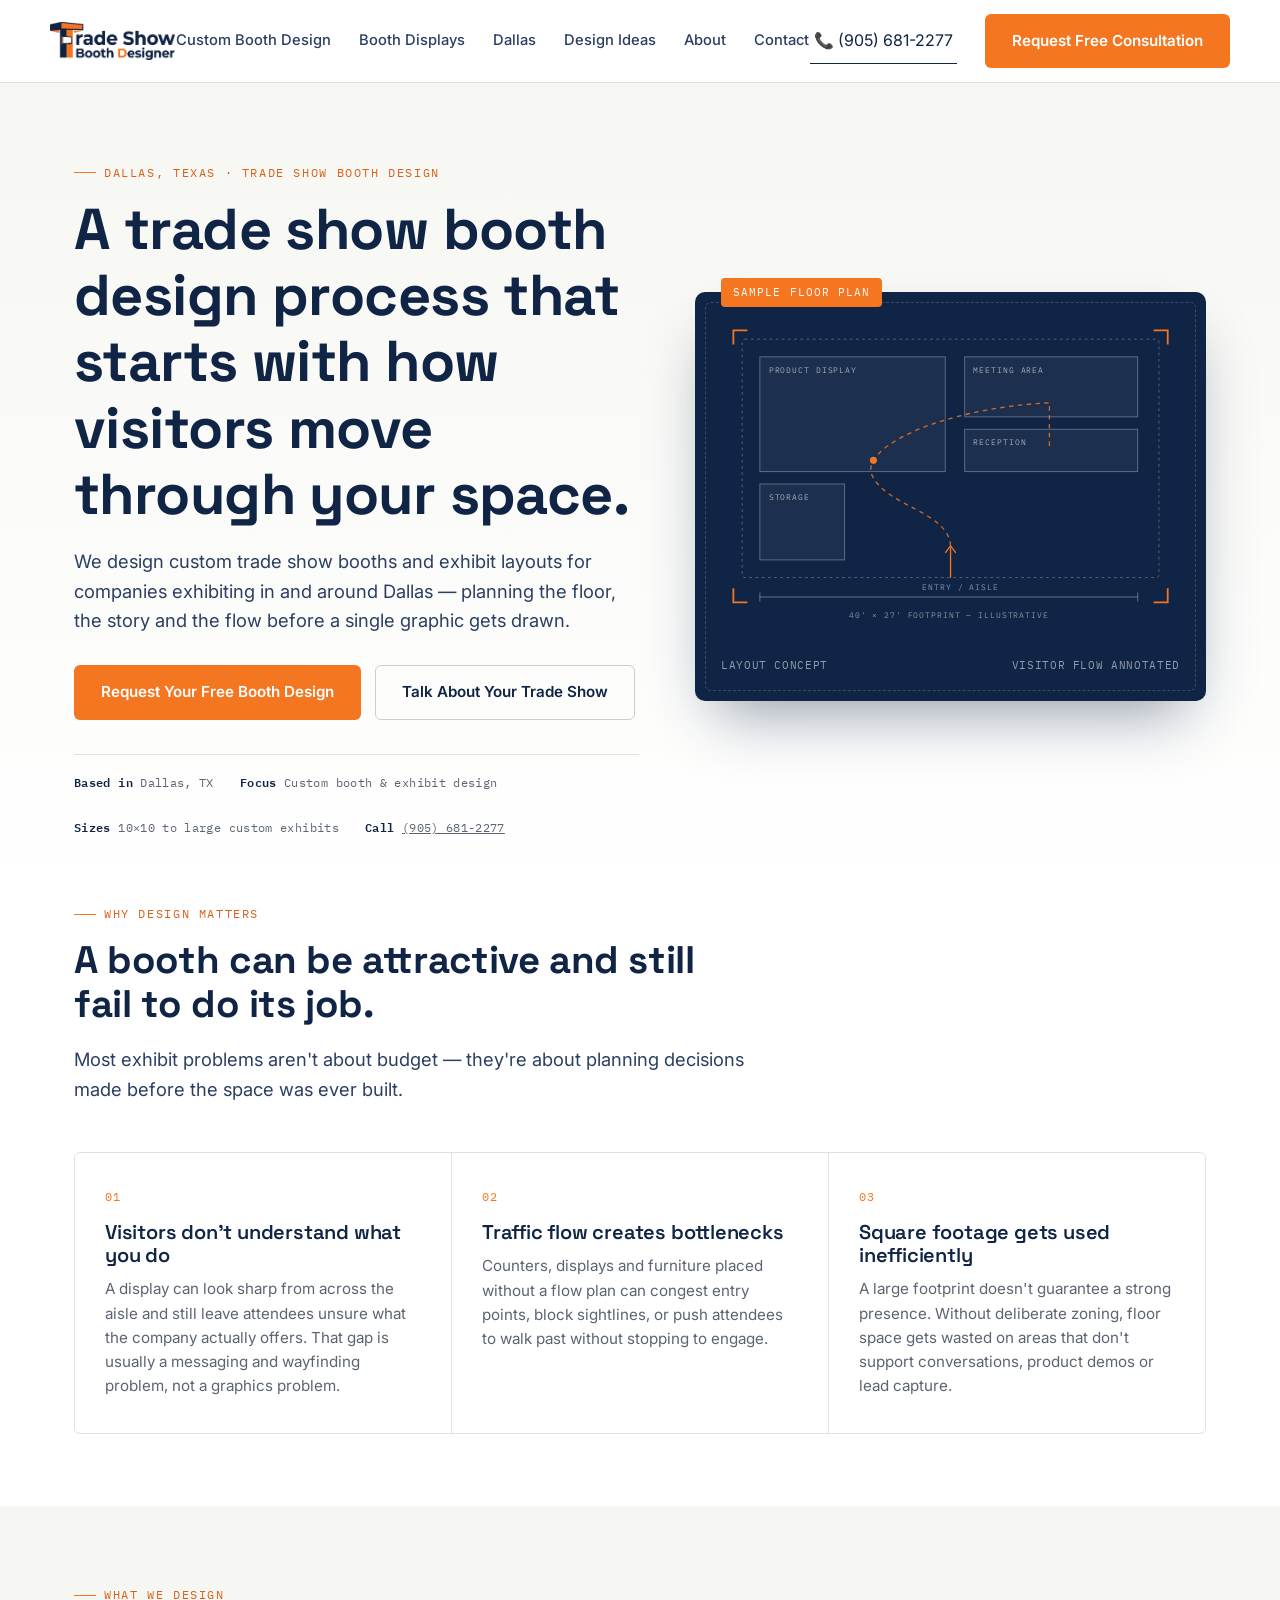
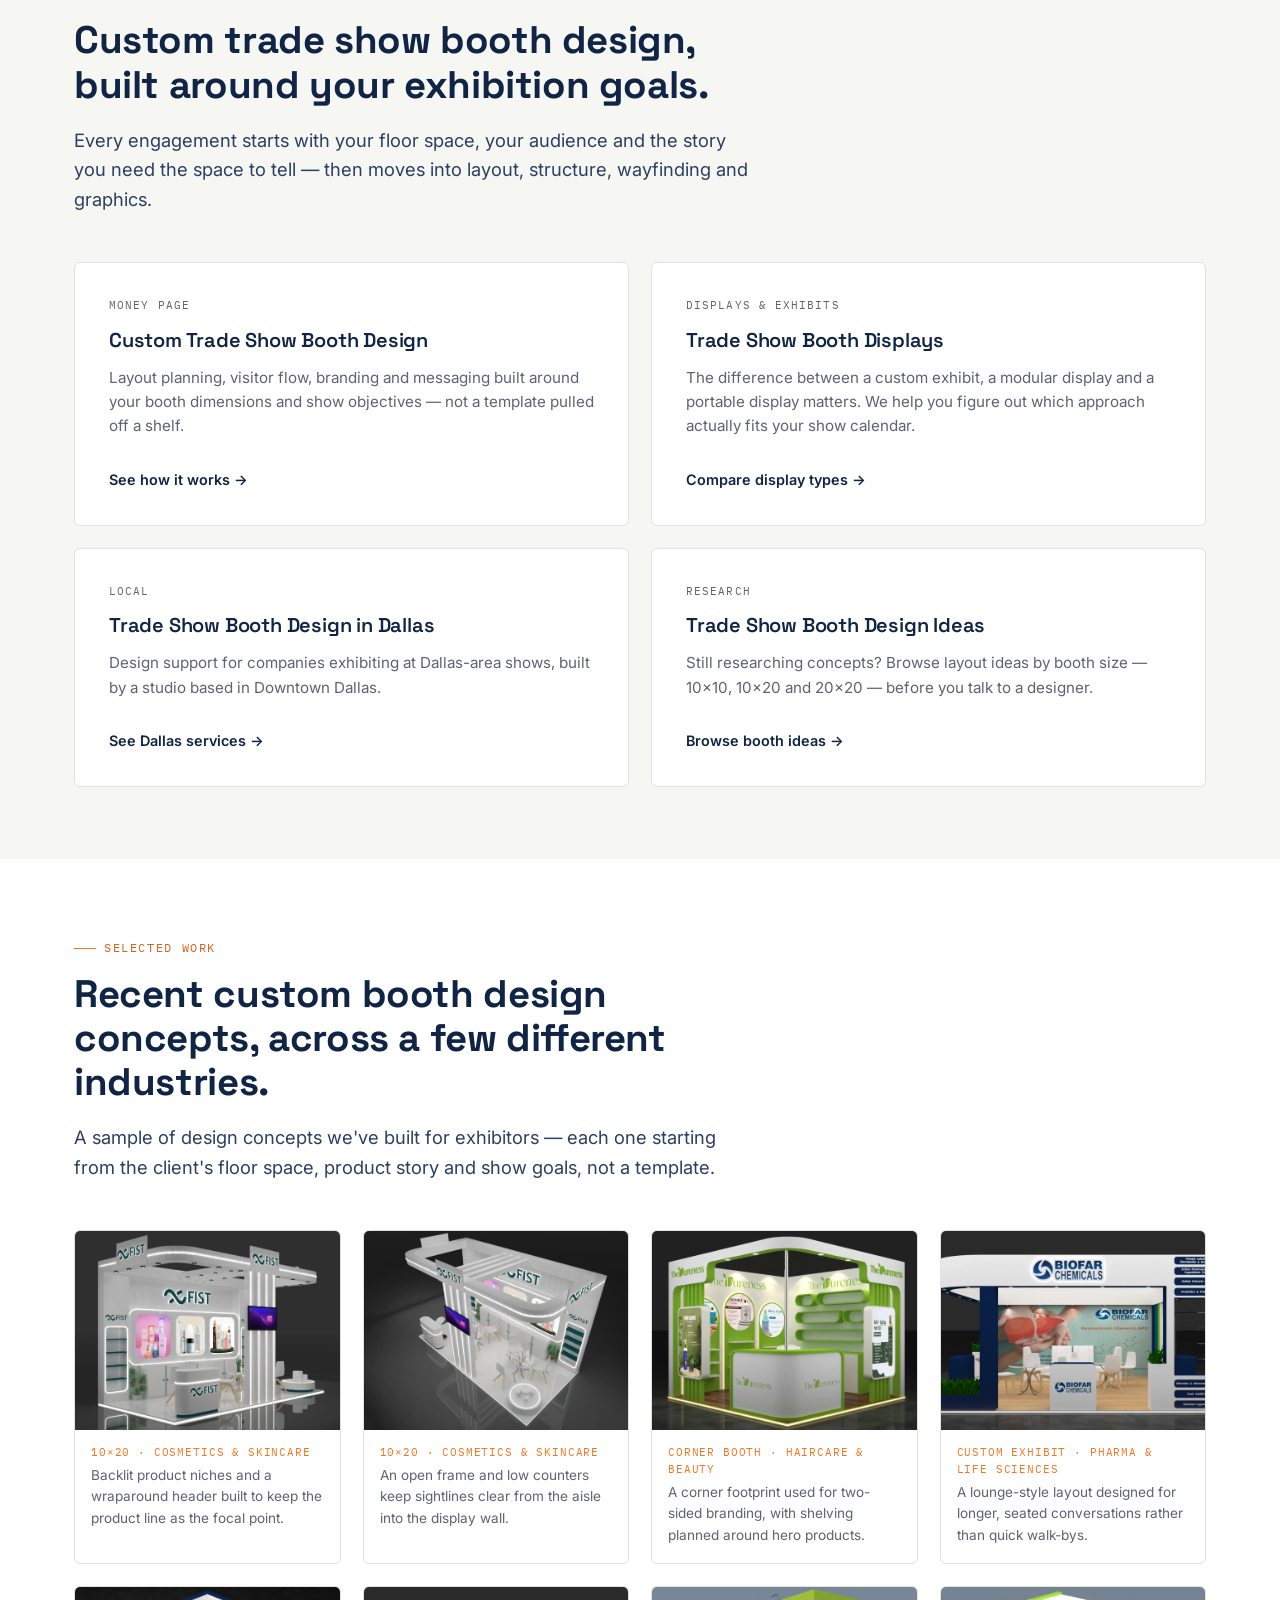
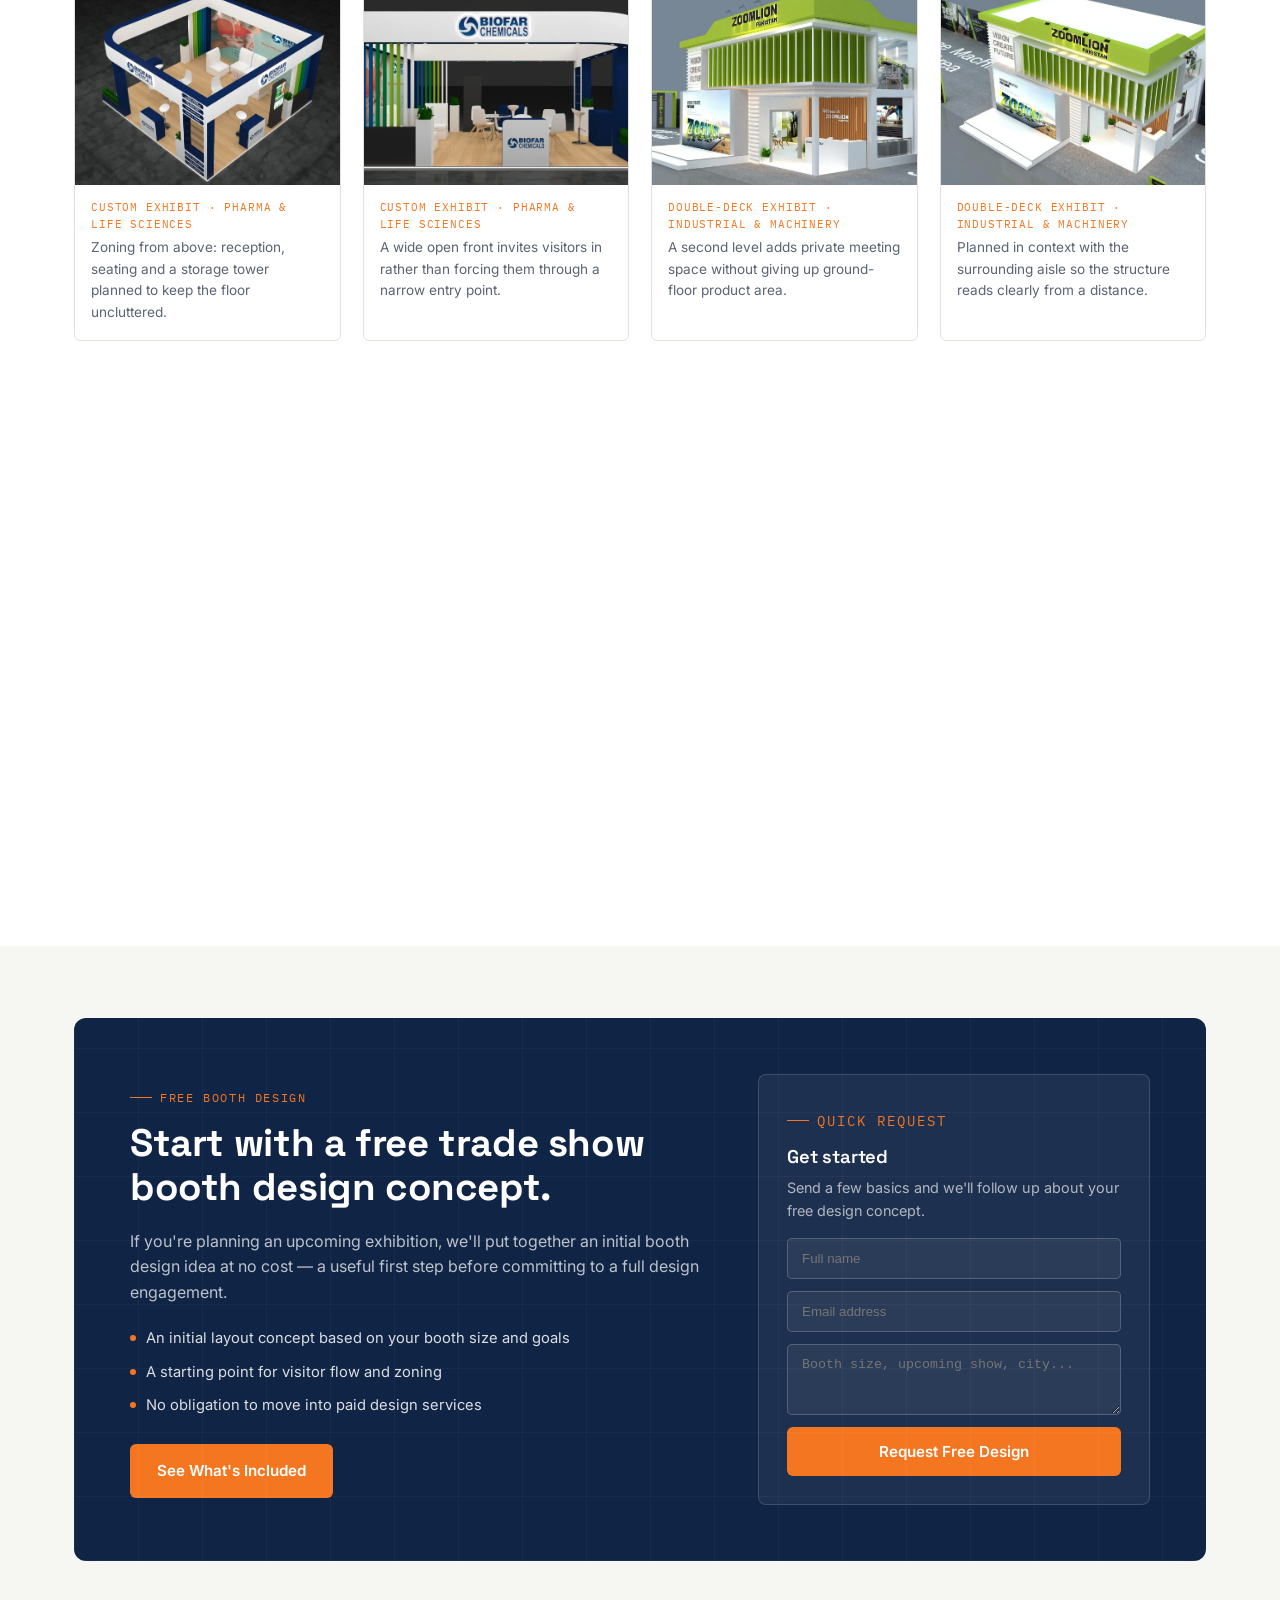
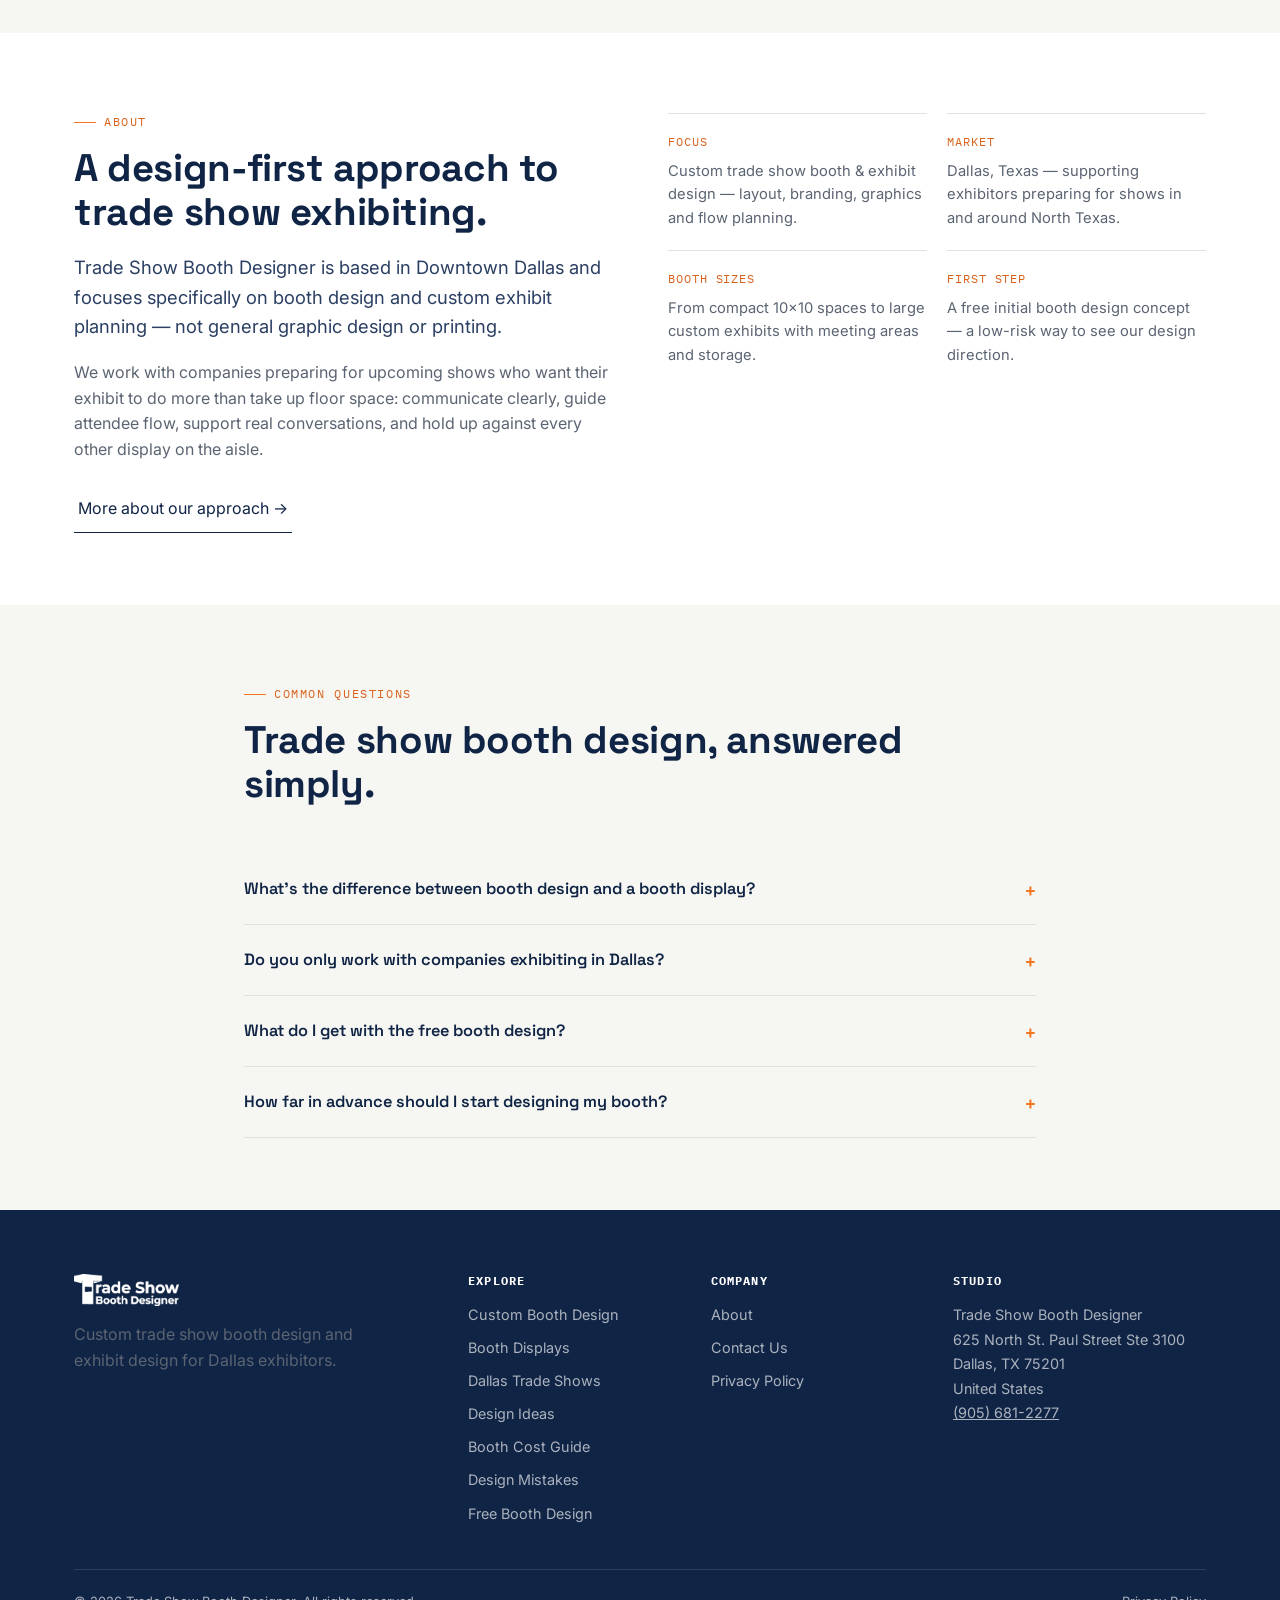
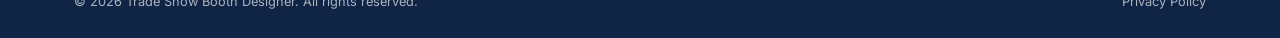
<file: index.html>
<!DOCTYPE html>
<html lang="en">
<head>
<!-- Microsoft Clarity -->
<script type="text/javascript">
    (function(c,l,a,r,i,t,y){
        c[a]=c[a]||function(){(c[a].q=c[a].q||[]).push(arguments)};
        t=l.createElement(r);t.async=1;t.src="https://www.clarity.ms/tag/"+i;
        y=l.getElementsByTagName(r)[0];y.parentNode.insertBefore(t,y);
    })(window, document, "clarity", "script", "y7i87oae4i");
</script>
<meta charset="UTF-8">
<meta name="viewport" content="width=device-width, initial-scale=1.0">

<!-- Google tag (gtag.js) -->
<script async src="https://www.googletagmanager.com/gtag/js?id=G-KVHQL084YX"></script>
<script>
  window.dataLayer = window.dataLayer || [];
  function gtag(){dataLayer.push(arguments);}
  gtag('js', new Date());
  gtag('config', 'G-KVHQL084YX');
</script>
<title>Trade Show Booth Designer | Custom Booth Design, Dallas</title>
<meta name="description" content="Custom trade show booth design and exhibit design from a Dallas, TX studio. Get a free initial booth design concept built around your floor space and goals.">
<link rel="canonical" href="https://tradeshowboothdesigner.com/">

<!-- Open Graph -->
<meta property="og:type" content="website">
<meta property="og:site_name" content="Trade Show Booth Designer">
<meta property="og:title" content="Trade Show Booth Designer | Custom Booth Design Studio, Dallas TX">
<meta property="og:description" content="Custom trade show booth design and exhibit design from a Dallas, TX studio. Get a free initial booth design concept built around your floor space and goals.">
<meta property="og:url" content="https://tradeshowboothdesigner.com/">
<meta property="og:image" content="https://tradeshowboothdesigner.com/assets/images/logo-transparent.png">
<meta name="twitter:card" content="summary_large_image">

<!-- Favicons -->
<link rel="icon" href="assets/images/favicon.ico" sizes="any">
<link rel="icon" type="image/png" sizes="32x32" href="assets/images/favicon-32.png">
<link rel="icon" type="image/png" sizes="192x192" href="assets/images/favicon-192.png">
<link rel="apple-touch-icon" href="assets/images/apple-touch-icon.png">

<!-- Fonts -->
<link rel="preconnect" href="https://fonts.googleapis.com">
<link rel="preconnect" href="https://fonts.gstatic.com" crossorigin>
<link href="https://fonts.googleapis.com/css2?family=Space+Grotesk:wght@500;600;700&family=Inter:wght@400;500;600;700&family=IBM+Plex+Mono:wght@400;500&display=swap" rel="stylesheet">

<link rel="stylesheet" href="assets/css/style.css">

<script type="application/ld+json">
{
  "@context": "https://schema.org",
  "@type": "ProfessionalService",
  "name": "Trade Show Booth Designer",
  "url": "https://tradeshowboothdesigner.com/",
  "logo": "https://tradeshowboothdesigner.com/assets/images/logo-transparent.png",
  "image": "https://tradeshowboothdesigner.com/assets/images/logo-transparent.png",
  "description": "Custom trade show booth design and exhibit design services for exhibitors in Dallas, Texas.",
  "telephone": "+1-905-681-2277",
  "address": {
    "@type": "PostalAddress",
    "streetAddress": "625 North St. Paul Street Ste 3100",
    "addressLocality": "Dallas",
    "addressRegion": "TX",
    "postalCode": "75201",
    "addressCountry": "US"
  },
  "areaServed": {
    "@type": "City",
    "name": "Dallas"
  }
}
</script>

<script type="application/ld+json">
{
  "@context": "https://schema.org",
  "@type": "FAQPage",
  "mainEntity": [
    {
      "@type": "Question",
      "name": "What's the difference between booth design and a booth display?",
      "acceptedAnswer": {
        "@type": "Answer",
        "text": "Booth design is the planning work — layout, visitor flow, branding and messaging. A booth display is the physical structure itself, whether that's a fully custom exhibit, a modular system, or a portable display. Design decisions usually come first and inform which display approach makes sense."
      }
    },
    {
      "@type": "Question",
      "name": "Do you only work with companies exhibiting in Dallas?",
      "acceptedAnswer": {
        "@type": "Answer",
        "text": "Dallas is our primary market and where we're based, but the design process — layout planning, branding, visitor flow — applies to any exhibition, regardless of city."
      }
    },
    {
      "@type": "Question",
      "name": "What do I get with the free booth design?",
      "acceptedAnswer": {
        "@type": "Answer",
        "text": "An initial design concept based on the information you provide — booth size, goals and any brand materials you share. It's meant to give you a real sense of design direction before deciding on a full engagement."
      }
    },
    {
      "@type": "Question",
      "name": "How far in advance should I start designing my booth?",
      "acceptedAnswer": {
        "@type": "Answer",
        "text": "Earlier is better, particularly for custom exhibits that require more planning and lead time. If your show date is close, reach out — we can advise on what's realistic."
      }
    }
  ]
}
</script>
</head>
<body>
<a class="skip-link" href="#main">Skip to content</a>

<!-- ===================== HEADER ===================== -->
<header class="site-header">
  <div class="container nav-wrap">
    <a href="index.html" class="brand" aria-label="Trade Show Booth Designer — home">
      <img src="assets/images/logo-transparent.png" alt="Trade Show Booth Designer logo" width="140" height="auto" style="height:38px;width:auto;">
    </a>

    <nav class="nav-links" id="navLinks" aria-label="Primary">
      <a href="custom-trade-show-booth-design.html">Custom Booth Design</a>
      <a href="trade-show-booth-displays.html">Booth Displays</a>
      <a href="trade-show-booth-design-dallas.html">Dallas</a>
      <a href="trade-show-booth-design-ideas.html">Design Ideas</a>
      <a href="about.html">About</a>
      <a href="contactus.html">Contact</a>
      <div class="nav-cta-mobile">
        <a href="tel:+19056812277" class="btn btn-outline btn-block" style="margin-bottom:10px;">📞 Call (905) 681-2277</a>
        <a href="free-trade-show-booth-design.html" class="btn btn-primary btn-block">Request Free Consultation</a>
      </div>
    </nav>

    <div class="nav-cta">
      <a href="tel:+19056812277" class="btn-ghost" style="margin-right:14px;white-space:nowrap;">📞 (905) 681-2277</a>
      <a href="free-trade-show-booth-design.html" class="btn btn-primary">Request Free Consultation</a>
    </div>

    <button class="nav-toggle" id="navToggle" aria-label="Toggle menu" aria-expanded="false" aria-controls="navLinks">
      <span></span>
    </button>
  </div>
</header>

<main id="main">

  <!-- ===================== HERO ===================== -->
  <section class="hero">
    <div class="container hero-grid">
      <div>
        <p class="eyebrow">Dallas, Texas · Trade Show Booth Design</p>
        <h1>A trade show booth design process that starts with how visitors move through your space.</h1>
        <p class="lead">We design custom trade show booths and exhibit layouts for companies exhibiting in and around Dallas — planning the floor, the story and the flow before a single graphic gets drawn.</p>
        <div class="hero-ctas">
          <a href="free-trade-show-booth-design.html" class="btn btn-primary">Request Your Free Booth Design</a>
          <a href="contactus.html" class="btn btn-outline">Talk About Your Trade Show</a>
        </div>
        <div class="hero-meta">
          <span><strong>Based in</strong> Dallas, TX</span>
          <span><strong>Focus</strong> Custom booth &amp; exhibit design</span>
          <span><strong>Sizes</strong> 10×10 to large custom exhibits</span>
          <span><strong>Call</strong> <a href="tel:+19056812277" style="text-decoration:underline;">(905) 681-2277</a></span>
        </div>
      </div>

      <div class="blueprint-wrap reveal">
        <div class="blueprint-frame">
          <span class="blueprint-tag">Sample Floor Plan</span>
          <svg viewBox="0 0 520 360" xmlns="http://www.w3.org/2000/svg" role="img" aria-label="Illustrative trade show booth floor plan showing product display, meeting area, reception and storage zones with a visitor flow path">
            <!-- corner crop marks -->
            <g stroke="#F47621" stroke-width="2">
              <path d="M14,30 V14 H30" fill="none"/>
              <path d="M490,14 H506 V30" fill="none"/>
              <path d="M506,306 V322 H490" fill="none"/>
              <path d="M30,322 H14 V306" fill="none"/>
            </g>
            <!-- boundary -->
            <rect x="24" y="24" width="472" height="270" rx="3" fill="none" stroke="rgba(255,255,255,.32)" stroke-dasharray="3 4"/>

            <!-- zones -->
            <rect x="44" y="44" width="210" height="130" fill="rgba(255,255,255,.05)" stroke="rgba(255,255,255,.35)"/>
            <text x="54" y="62" font-family="IBM Plex Mono, monospace" font-size="9" letter-spacing="1" fill="rgba(255,255,255,.6)">PRODUCT DISPLAY</text>

            <rect x="276" y="44" width="196" height="68" fill="rgba(255,255,255,.05)" stroke="rgba(255,255,255,.35)"/>
            <text x="286" y="62" font-family="IBM Plex Mono, monospace" font-size="9" letter-spacing="1" fill="rgba(255,255,255,.6)">MEETING AREA</text>

            <rect x="276" y="126" width="196" height="48" fill="rgba(255,255,255,.05)" stroke="rgba(255,255,255,.35)"/>
            <text x="286" y="144" font-family="IBM Plex Mono, monospace" font-size="9" letter-spacing="1" fill="rgba(255,255,255,.6)">RECEPTION</text>

            <rect x="44" y="188" width="96" height="86" fill="rgba(255,255,255,.05)" stroke="rgba(255,255,255,.35)"/>
            <text x="54" y="206" font-family="IBM Plex Mono, monospace" font-size="9" letter-spacing="1" fill="rgba(255,255,255,.6)">STORAGE</text>

            <!-- entry arrow -->
            <line x1="260" y1="294" x2="260" y2="260" stroke="#F47621" stroke-width="1.5"/>
            <path d="M254,266 L260,258 L266,266" fill="none" stroke="#F47621" stroke-width="1.5"/>
            <text x="228" y="308" font-family="IBM Plex Mono, monospace" font-size="9" letter-spacing="1" fill="rgba(255,255,255,.5)">ENTRY / AISLE</text>

            <!-- visitor flow path -->
            <path id="flowPath" d="M260,258 C258,220 190,214 172,180 C158,155 210,130 240,120 C280,106 330,98 372,96 L372,150" fill="none" stroke="#F47621" stroke-width="1.5" stroke-dasharray="5 5" opacity=".85"/>
            <circle r="4" fill="#F47621">
              <animateMotion dur="6s" repeatCount="indefinite">
                <mpath href="#flowPath"/>
              </animateMotion>
            </circle>

            <!-- dimension line -->
            <line x1="44" y1="316" x2="472" y2="316" stroke="rgba(255,255,255,.4)" stroke-width="1"/>
            <line x1="44" y1="311" x2="44" y2="321" stroke="rgba(255,255,255,.4)" stroke-width="1"/>
            <line x1="472" y1="311" x2="472" y2="321" stroke="rgba(255,255,255,.4)" stroke-width="1"/>
            <text x="258" y="340" text-anchor="middle" font-family="IBM Plex Mono, monospace" font-size="9" letter-spacing="1" fill="rgba(255,255,255,.5)">40&#39; × 27&#39; FOOTPRINT — ILLUSTRATIVE</text>
          </svg>
          <div class="blueprint-caption">
            <span>Layout concept</span>
            <span>Visitor flow annotated</span>
          </div>
        </div>
      </div>
    </div>
  </section>

  <!-- ===================== PAIN POINTS ===================== -->
  <section class="section" style="padding-top:12px;">
    <div class="container">
      <div class="section-head reveal">
        <p class="eyebrow">Why design matters</p>
        <h2>A booth can be attractive and still fail to do its job.</h2>
        <p class="lead">Most exhibit problems aren't about budget — they're about planning decisions made before the space was ever built.</p>
      </div>

      <div class="pain-grid reveal">
        <div class="pain-card">
          <span class="pain-num">01</span>
          <h3>Visitors don't understand what you do</h3>
          <p>A display can look sharp from across the aisle and still leave attendees unsure what the company actually offers. That gap is usually a messaging and wayfinding problem, not a graphics problem.</p>
        </div>
        <div class="pain-card">
          <span class="pain-num">02</span>
          <h3>Traffic flow creates bottlenecks</h3>
          <p>Counters, displays and furniture placed without a flow plan can congest entry points, block sightlines, or push attendees to walk past without stopping to engage.</p>
        </div>
        <div class="pain-card">
          <span class="pain-num">03</span>
          <h3>Square footage gets used inefficiently</h3>
          <p>A large footprint doesn't guarantee a strong presence. Without deliberate zoning, floor space gets wasted on areas that don't support conversations, product demos or lead capture.</p>
        </div>
      </div>
    </div>
  </section>

  <!-- ===================== SERVICES / MONEY PAGES ===================== -->
  <section class="section section-alt">
    <div class="container">
      <div class="section-head reveal">
        <p class="eyebrow">What we design</p>
        <h2>Custom trade show booth design, built around your exhibition goals.</h2>
        <p class="lead">Every engagement starts with your floor space, your audience and the story you need the space to tell — then moves into layout, structure, wayfinding and graphics.</p>
      </div>

      <div class="service-grid reveal">
        <a href="custom-trade-show-booth-design.html" class="service-card">
          <span class="tag">Money Page</span>
          <h3>Custom Trade Show Booth Design</h3>
          <p>Layout planning, visitor flow, branding and messaging built around your booth dimensions and show objectives — not a template pulled off a shelf.</p>
          <span class="card-link">See how it works →</span>
        </a>

        <a href="trade-show-booth-displays.html" class="service-card">
          <span class="tag">Displays &amp; Exhibits</span>
          <h3>Trade Show Booth Displays</h3>
          <p>The difference between a custom exhibit, a modular display and a portable display matters. We help you figure out which approach actually fits your show calendar.</p>
          <span class="card-link">Compare display types →</span>
        </a>

        <a href="trade-show-booth-design-dallas.html" class="service-card">
          <span class="tag">Local</span>
          <h3>Trade Show Booth Design in Dallas</h3>
          <p>Design support for companies exhibiting at Dallas-area shows, built by a studio based in Downtown Dallas.</p>
          <span class="card-link">See Dallas services →</span>
        </a>

        <a href="trade-show-booth-design-ideas.html" class="service-card">
          <span class="tag">Research</span>
          <h3>Trade Show Booth Design Ideas</h3>
          <p>Still researching concepts? Browse layout ideas by booth size — 10×10, 10×20 and 20×20 — before you talk to a designer.</p>
          <span class="card-link">Browse booth ideas →</span>
        </a>
      </div>
    </div>
  </section>

  <!-- ===================== SELECTED WORK / PORTFOLIO ===================== -->
  <section class="section">
    <div class="container">
      <div class="section-head reveal">
        <p class="eyebrow">Selected work</p>
        <h2>Recent custom booth design concepts, across a few different industries.</h2>
        <p class="lead">A sample of design concepts we've built for exhibitors — each one starting from the client's floor space, product story and show goals, not a template.</p>
      </div>

      <div class="gallery-grid reveal">
        <div class="gallery-card">
          <div class="gallery-img-wrap">
            <img src="assets/images/portfolio/cosmetics-brand-10x20-booth-design-front.webp" alt="Custom 10x20 trade show booth design concept for a skincare and cosmetics brand, with backlit product displays and a reception counter" width="800" height="600" loading="lazy">
          </div>
          <div class="gallery-caption">
            <span class="gallery-tag">10×20 · Cosmetics &amp; Skincare</span>
            <p>Backlit product niches and a wraparound header built to keep the product line as the focal point.</p>
          </div>
        </div>

        <div class="gallery-card">
          <div class="gallery-img-wrap">
            <img src="assets/images/portfolio/cosmetics-brand-10x20-booth-design-angle.webp" alt="Angled view of the custom cosmetics brand trade show booth design, showing overhead structure and open meeting space" width="800" height="600" loading="lazy">
          </div>
          <div class="gallery-caption">
            <span class="gallery-tag">10×20 · Cosmetics &amp; Skincare</span>
            <p>An open frame and low counters keep sightlines clear from the aisle into the display wall.</p>
          </div>
        </div>

        <div class="gallery-card">
          <div class="gallery-img-wrap">
            <img src="assets/images/portfolio/haircare-brand-corner-booth-design.webp" alt="Custom corner booth design concept for a haircare brand with illuminated product panels and open shelving" width="800" height="600" loading="lazy">
          </div>
          <div class="gallery-caption">
            <span class="gallery-tag">Corner Booth · Haircare &amp; Beauty</span>
            <p>A corner footprint used for two-sided branding, with shelving planned around hero products.</p>
          </div>
        </div>

        <div class="gallery-card">
          <div class="gallery-img-wrap">
            <img src="assets/images/portfolio/pharma-brand-custom-exhibit-front.webp" alt="Custom trade show exhibit design concept for a pharmaceutical and life sciences brand, with lounge seating and branded backdrop" width="800" height="600" loading="lazy">
          </div>
          <div class="gallery-caption">
            <span class="gallery-tag">Custom Exhibit · Pharma &amp; Life Sciences</span>
            <p>A lounge-style layout designed for longer, seated conversations rather than quick walk-bys.</p>
          </div>
        </div>

        <div class="gallery-card">
          <div class="gallery-img-wrap">
            <img src="assets/images/portfolio/pharma-brand-custom-exhibit-aerial.webp" alt="Overhead view of the pharmaceutical brand trade show exhibit design showing seating area, storage tower and information desk" width="800" height="600" loading="lazy">
          </div>
          <div class="gallery-caption">
            <span class="gallery-tag">Custom Exhibit · Pharma &amp; Life Sciences</span>
            <p>Zoning from above: reception, seating and a storage tower planned to keep the floor uncluttered.</p>
          </div>
        </div>

        <div class="gallery-card">
          <div class="gallery-img-wrap">
            <img src="assets/images/portfolio/pharma-brand-custom-exhibit-alt-angle.webp" alt="Front elevation of the pharmaceutical brand trade show booth design with backlit signage and branded reception counter" width="800" height="600" loading="lazy">
          </div>
          <div class="gallery-caption">
            <span class="gallery-tag">Custom Exhibit · Pharma &amp; Life Sciences</span>
            <p>A wide open front invites visitors in rather than forcing them through a narrow entry point.</p>
          </div>
        </div>

        <div class="gallery-card">
          <div class="gallery-img-wrap">
            <img src="assets/images/portfolio/industrial-machinery-double-deck-exhibit-front.webp" alt="Double-deck custom trade show exhibit design concept for an industrial machinery brand with upper-level meeting space" width="800" height="600" loading="lazy">
          </div>
          <div class="gallery-caption">
            <span class="gallery-tag">Double-Deck Exhibit · Industrial &amp; Machinery</span>
            <p>A second level adds private meeting space without giving up ground-floor product area.</p>
          </div>
        </div>

        <div class="gallery-card">
          <div class="gallery-img-wrap">
            <img src="assets/images/portfolio/industrial-machinery-double-deck-exhibit-aerial.webp" alt="Aerial view of the industrial machinery brand double-deck trade show exhibit within the surrounding show floor aisle" width="800" height="600" loading="lazy">
          </div>
          <div class="gallery-caption">
            <span class="gallery-tag">Double-Deck Exhibit · Industrial &amp; Machinery</span>
            <p>Planned in context with the surrounding aisle so the structure reads clearly from a distance.</p>
          </div>
        </div>
      </div>

      <p class="gallery-note reveal">Renderings shown are design concepts developed for client presentations and show planning, ahead of production and build-out.</p>
    </div>
  </section>

  <!-- ===================== PROCESS ===================== -->
  <section class="section">
    <div class="container">
      <div class="section-head reveal">
        <p class="eyebrow">How it works</p>
        <h2>From floor plan to finished booth design.</h2>
      </div>

      <div class="process-list reveal">
        <div class="process-item">
          <span class="num">01</span>
          <h3>Share your project</h3>
          <p>Tell us your booth size, upcoming show and what you need the space to accomplish.</p>
        </div>
        <div class="process-item">
          <span class="num">02</span>
          <h3>Get a free design concept</h3>
          <p>We put together an initial layout and design direction based on what you shared.</p>
        </div>
        <div class="process-item">
          <span class="num">03</span>
          <h3>Refine the direction</h3>
          <p>Qualified projects move into a full design phase — layout, structure, graphics and messaging.</p>
        </div>
        <div class="process-item">
          <span class="num">04</span>
          <h3>Prepare for your show</h3>
          <p>Final design files are prepared and handed off for production and build-out.</p>
        </div>
      </div>
    </div>
  </section>

  <!-- ===================== FREE DESIGN PROMO ===================== -->
  <section class="section section-alt">
    <div class="container">
      <div class="promo-band reveal">
        <div class="promo-grid">
          <div>
            <p class="eyebrow" style="color:#F47621;">Free Booth Design</p>
            <h2>Start with a free trade show booth design concept.</h2>
            <p>If you're planning an upcoming exhibition, we'll put together an initial booth design idea at no cost — a useful first step before committing to a full design engagement.</p>
            <ul class="promo-list">
              <li>An initial layout concept based on your booth size and goals</li>
              <li>A starting point for visitor flow and zoning</li>
              <li>No obligation to move into paid design services</li>
            </ul>
            <div style="margin-top:26px;">
              <a href="free-trade-show-booth-design.html" class="btn btn-primary">See What's Included</a>
            </div>
          </div>

          <div class="promo-card">
            <p class="eyebrow">Quick Request</p>
            <h3>Get started</h3>
            <p>Send a few basics and we'll follow up about your free design concept.</p>
            <form id="quickLeadForm" data-web3form action="https://api.web3forms.com/submit" method="POST" style="margin-top:16px;display:flex;flex-direction:column;gap:12px;">
              <input type="hidden" name="access_key" value="cb4df540-10f8-446e-8faf-48dbd0aec3d0">
              <input type="hidden" name="subject" value="New Free Booth Design Request — Homepage">
              <input type="checkbox" name="botcheck" style="display:none" tabindex="-1" autocomplete="off">

              <label class="visually-hidden" for="hp-name">Name</label>
              <input id="hp-name" type="text" name="name" placeholder="Full name" required
                style="padding:12px 14px;border-radius:5px;border:1px solid rgba(255,255,255,.2);background:rgba(255,255,255,.06);color:#fff;">

              <label class="visually-hidden" for="hp-email">Email</label>
              <input id="hp-email" type="email" name="email" placeholder="Email address" required
                style="padding:12px 14px;border-radius:5px;border:1px solid rgba(255,255,255,.2);background:rgba(255,255,255,.06);color:#fff;">

              <label class="visually-hidden" for="hp-message">Project details</label>
              <textarea id="hp-message" name="message" placeholder="Booth size, upcoming show, city..." rows="3" required
                style="padding:12px 14px;border-radius:5px;border:1px solid rgba(255,255,255,.2);background:rgba(255,255,255,.06);color:#fff;resize:vertical;"></textarea>

              <button type="submit" class="btn btn-primary btn-block">Request Free Design</button>
            </form>
          </div>
        </div>
      </div>
    </div>
  </section>

  <!-- ===================== ABOUT / FACTS ===================== -->
  <section class="section">
    <div class="container">
      <div class="about-grid reveal">
        <div>
          <p class="eyebrow">About</p>
          <h2>A design-first approach to trade show exhibiting.</h2>
          <p class="lead">Trade Show Booth Designer is based in Downtown Dallas and focuses specifically on booth design and custom exhibit planning — not general graphic design or printing.</p>
          <p>We work with companies preparing for upcoming shows who want their exhibit to do more than take up floor space: communicate clearly, guide attendee flow, support real conversations, and hold up against every other display on the aisle.</p>
          <a href="about.html" class="btn-ghost" style="margin-top:8px;display:inline-block;">More about our approach →</a>
        </div>

        <div>
          <div class="fact-list">
            <div class="fact-item">
              <span class="fact-num">FOCUS</span>
              <p>Custom trade show booth &amp; exhibit design — layout, branding, graphics and flow planning.</p>
            </div>
            <div class="fact-item">
              <span class="fact-num">MARKET</span>
              <p>Dallas, Texas — supporting exhibitors preparing for shows in and around North Texas.</p>
            </div>
            <div class="fact-item">
              <span class="fact-num">BOOTH SIZES</span>
              <p>From compact 10×10 spaces to large custom exhibits with meeting areas and storage.</p>
            </div>
            <div class="fact-item">
              <span class="fact-num">FIRST STEP</span>
              <p>A free initial booth design concept — a low-risk way to see our design direction.</p>
            </div>
          </div>
        </div>
      </div>
    </div>
  </section>

  <!-- ===================== FAQ ===================== -->
  <section class="section section-alt">
    <div class="container" style="max-width:840px;">
      <div class="section-head reveal">
        <p class="eyebrow">Common questions</p>
        <h2>Trade show booth design, answered simply.</h2>
      </div>

      <div class="reveal">
        <div class="faq-item">
          <button class="faq-q" aria-expanded="false">
            What's the difference between booth design and a booth display?
            <span class="plus">+</span>
          </button>
          <div class="faq-a"><p>Booth design is the planning work — layout, visitor flow, branding and messaging. A booth display is the physical structure itself, whether that's a fully custom exhibit, a modular system, or a portable display. Design decisions usually come first and inform which display approach makes sense.</p></div>
        </div>
        <div class="faq-item">
          <button class="faq-q" aria-expanded="false">
            Do you only work with companies exhibiting in Dallas?
            <span class="plus">+</span>
          </button>
          <div class="faq-a"><p>Dallas is our primary market and where we're based, but the design process — layout planning, branding, visitor flow — applies to any exhibition, regardless of city.</p></div>
        </div>
        <div class="faq-item">
          <button class="faq-q" aria-expanded="false">
            What do I get with the free booth design?
            <span class="plus">+</span>
          </button>
          <div class="faq-a"><p>An initial design concept based on the information you provide — booth size, goals and any brand materials you share. It's meant to give you a real sense of design direction before deciding on a full engagement. See the <a href="free-trade-show-booth-design.html" style="text-decoration:underline;">free design page</a> for exactly what's included.</p></div>
        </div>
        <div class="faq-item">
          <button class="faq-q" aria-expanded="false">
            How far in advance should I start designing my booth?
            <span class="plus">+</span>
          </button>
          <div class="faq-a"><p>Earlier is better, particularly for custom exhibits that require more planning and lead time. If your show date is close, reach out — we can advise on what's realistic.</p></div>
        </div>
      </div>
    </div>
  </section>

</main>

<!-- ===================== FOOTER ===================== -->
<footer class="site-footer">
  <div class="container">
    <div class="footer-grid">
      <div>
        <div class="footer-brand">
          <img src="assets/images/logo-white.png" alt="Trade Show Booth Designer" style="height:32px;width:auto;">
        </div>
        <p style="max-width:32ch;">Custom trade show booth design and exhibit design for Dallas exhibitors.</p>
      </div>

      <div>
        <h4>Explore</h4>
        <div class="footer-links">
          <a href="custom-trade-show-booth-design.html">Custom Booth Design</a>
          <a href="trade-show-booth-displays.html">Booth Displays</a>
          <a href="trade-show-booth-design-dallas.html">Dallas Trade Shows</a>
          <a href="trade-show-booth-design-ideas.html">Design Ideas</a>
          <a href="trade-show-booth-cost.html">Booth Cost Guide</a>
          <a href="trade-show-booth-design-mistakes.html">Design Mistakes</a>
          <a href="free-trade-show-booth-design.html">Free Booth Design</a>
        </div>
      </div>

      <div>
        <h4>Company</h4>
        <div class="footer-links">
          <a href="about.html">About</a>
          <a href="contactus.html">Contact Us</a>
          <a href="privacy-policy.html">Privacy Policy</a>
        </div>
      </div>

      <div>
        <h4>Studio</h4>
        <address class="footer-address">
          Trade Show Booth Designer<br>
          625 North St. Paul Street Ste 3100<br>
          Dallas, TX 75201<br>
          United States<br>
          <a href="tel:+19056812277" style="text-decoration:underline;">(905) 681-2277</a>
        </address>
      </div>
    </div>

    <div class="footer-bottom">
      <span>&copy; <span id="year"></span> Trade Show Booth Designer. All rights reserved.</span>
      <span><a href="privacy-policy.html">Privacy Policy</a></span>
    </div>
  </div>
</footer>

<script src="assets/js/main.js"></script>
</body>
</html>
</file>
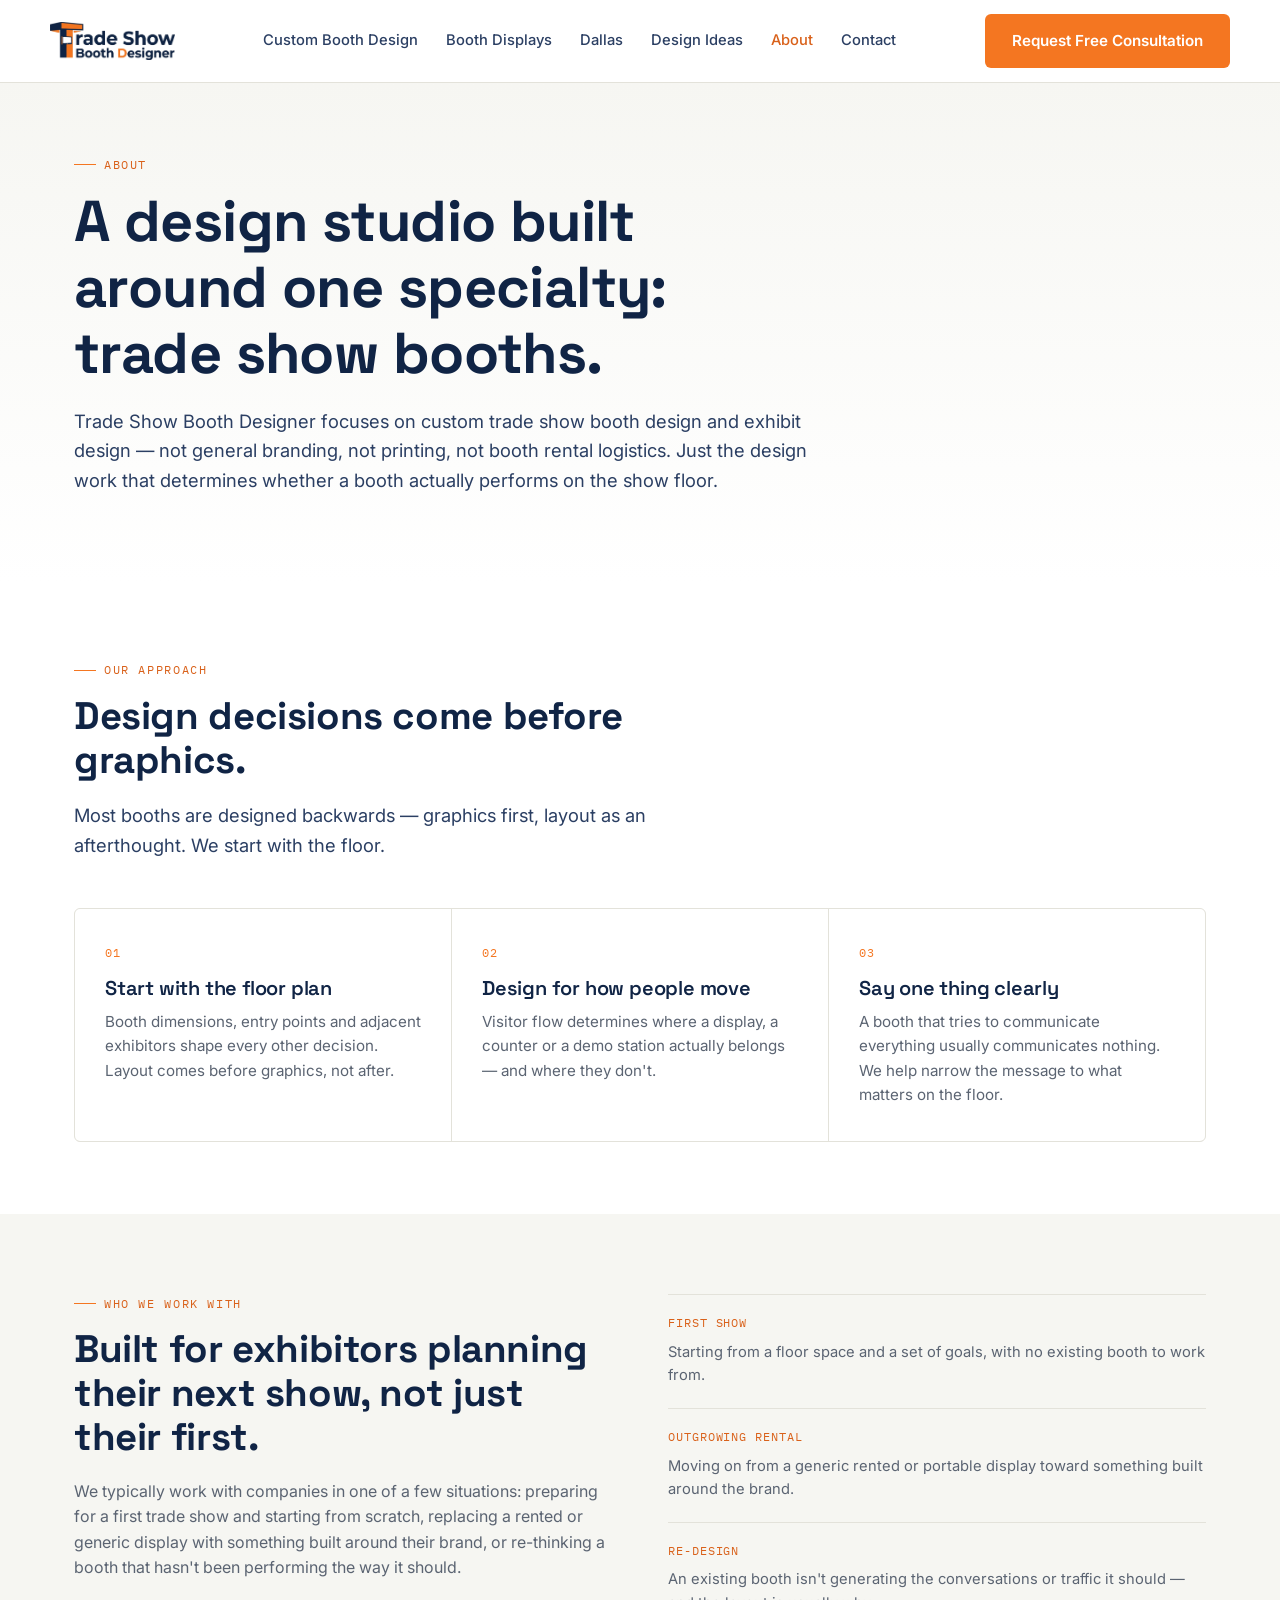
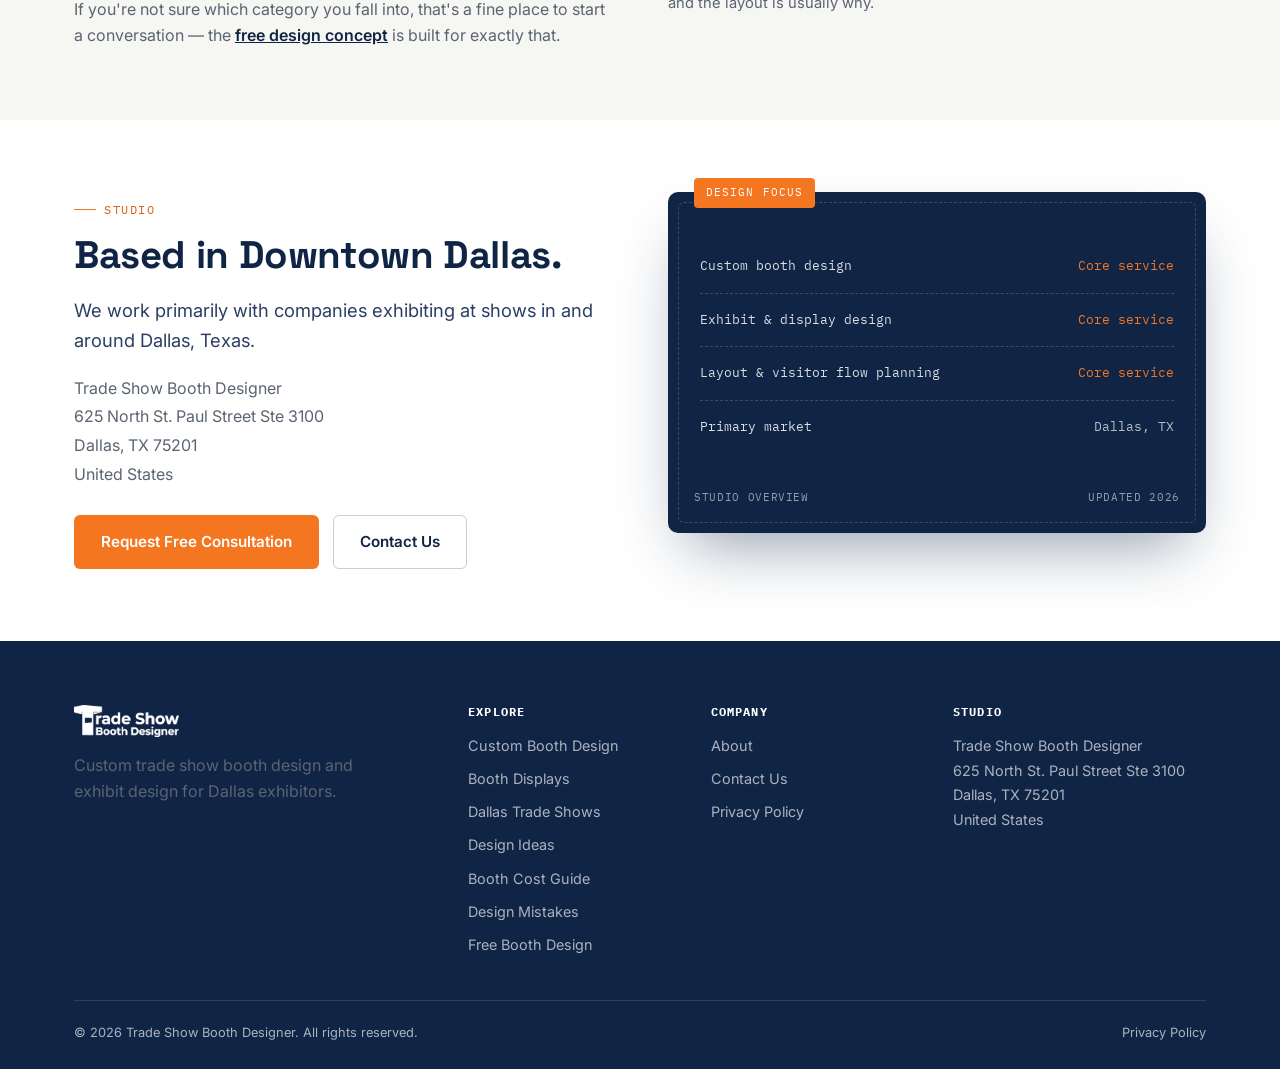
<file: about.html>
<!DOCTYPE html>
<html lang="en">
<head>
<!-- Microsoft Clarity -->
<script type="text/javascript">
    (function(c,l,a,r,i,t,y){
        c[a]=c[a]||function(){(c[a].q=c[a].q||[]).push(arguments)};
        t=l.createElement(r);t.async=1;t.src="https://www.clarity.ms/tag/"+i;
        y=l.getElementsByTagName(r)[0];y.parentNode.insertBefore(t,y);
    })(window, document, "clarity", "script", "y7i87oae4i");
</script>
<meta charset="UTF-8">
<meta name="viewport" content="width=device-width, initial-scale=1.0">

<!-- Google tag (gtag.js) -->
<script async src="https://www.googletagmanager.com/gtag/js?id=G-KVHQL084YX"></script>
<script>
  window.dataLayer = window.dataLayer || [];
  function gtag(){dataLayer.push(arguments);}
  gtag('js', new Date());
  gtag('config', 'G-KVHQL084YX');
</script>
<title>About Trade Show Booth Designer | Dallas, TX Exhibit Design Studio</title>
<meta name="description" content="Trade Show Booth Designer is a Dallas-based studio focused on custom trade show booth design and exhibit design — how we approach layout, flow and messaging.">
<link rel="canonical" href="https://tradeshowboothdesigner.com/about.html">

<meta property="og:type" content="website">
<meta property="og:site_name" content="Trade Show Booth Designer">
<meta property="og:title" content="About Trade Show Booth Designer | Dallas, TX Exhibit Design Studio">
<meta property="og:description" content="A Dallas-based studio focused on custom trade show booth design and exhibit design — how we approach layout, flow and messaging.">
<meta property="og:url" content="https://tradeshowboothdesigner.com/about.html">
<meta property="og:image" content="https://tradeshowboothdesigner.com/assets/images/logo-transparent.png">
<meta name="twitter:card" content="summary_large_image">

<link rel="icon" href="assets/images/favicon.ico" sizes="any">
<link rel="icon" type="image/png" sizes="32x32" href="assets/images/favicon-32.png">
<link rel="icon" type="image/png" sizes="192x192" href="assets/images/favicon-192.png">
<link rel="apple-touch-icon" href="assets/images/apple-touch-icon.png">

<link rel="preconnect" href="https://fonts.googleapis.com">
<link rel="preconnect" href="https://fonts.gstatic.com" crossorigin>
<link href="https://fonts.googleapis.com/css2?family=Space+Grotesk:wght@500;600;700&family=Inter:wght@400;500;600;700&family=IBM+Plex+Mono:wght@400;500&display=swap" rel="stylesheet">

<link rel="stylesheet" href="assets/css/style.css">

<script type="application/ld+json">
{
  "@context": "https://schema.org",
  "@type": "BreadcrumbList",
  "itemListElement": [
    {"@type":"ListItem","position":1,"name":"Home","item":"https://tradeshowboothdesigner.com/"},
    {"@type":"ListItem","position":2,"name":"About","item":"https://tradeshowboothdesigner.com/about.html"}
  ]
}
</script>
</head>
<body>
<a class="skip-link" href="#main">Skip to content</a>

<!-- ===================== HEADER ===================== -->
<header class="site-header">
  <div class="container nav-wrap">
    <a href="index.html" class="brand" aria-label="Trade Show Booth Designer — home">
      <img src="assets/images/logo-transparent.png" alt="Trade Show Booth Designer logo" width="140" height="auto" style="height:38px;width:auto;">
    </a>

    <nav class="nav-links" id="navLinks" aria-label="Primary">
      <a href="custom-trade-show-booth-design.html">Custom Booth Design</a>
      <a href="trade-show-booth-displays.html">Booth Displays</a>
      <a href="trade-show-booth-design-dallas.html">Dallas</a>
      <a href="trade-show-booth-design-ideas.html">Design Ideas</a>
      <a href="about.html" aria-current="page" style="color:var(--orange-dark);">About</a>
      <a href="contactus.html">Contact</a>
      <div class="nav-cta-mobile">
        <a href="free-trade-show-booth-design.html" class="btn btn-primary btn-block">Request Free Consultation</a>
      </div>
    </nav>

    <div class="nav-cta">
      <a href="free-trade-show-booth-design.html" class="btn btn-primary">Request Free Consultation</a>
    </div>

    <button class="nav-toggle" id="navToggle" aria-label="Toggle menu" aria-expanded="false" aria-controls="navLinks">
      <span></span>
    </button>
  </div>
</header>

<main id="main">

  <!-- ===================== PAGE HEADER ===================== -->
  <section class="hero" style="padding:64px 0 56px;">
    <div class="container">
      <p class="eyebrow">About</p>
      <h1 style="max-width:18ch;">A design studio built around one specialty: trade show booths.</h1>
      <p class="lead" style="max-width:62ch;">Trade Show Booth Designer focuses on custom trade show booth design and exhibit design — not general branding, not printing, not booth rental logistics. Just the design work that determines whether a booth actually performs on the show floor.</p>
    </div>
  </section>

  <!-- ===================== APPROACH ===================== -->
  <section class="section">
    <div class="container">
      <div class="section-head reveal">
        <p class="eyebrow">Our approach</p>
        <h2>Design decisions come before graphics.</h2>
        <p class="lead">Most booths are designed backwards — graphics first, layout as an afterthought. We start with the floor.</p>
      </div>

      <div class="pain-grid reveal">
        <div class="pain-card">
          <span class="pain-num">01</span>
          <h3>Start with the floor plan</h3>
          <p>Booth dimensions, entry points and adjacent exhibitors shape every other decision. Layout comes before graphics, not after.</p>
        </div>
        <div class="pain-card">
          <span class="pain-num">02</span>
          <h3>Design for how people move</h3>
          <p>Visitor flow determines where a display, a counter or a demo station actually belongs — and where they don't.</p>
        </div>
        <div class="pain-card">
          <span class="pain-num">03</span>
          <h3>Say one thing clearly</h3>
          <p>A booth that tries to communicate everything usually communicates nothing. We help narrow the message to what matters on the floor.</p>
        </div>
      </div>
    </div>
  </section>

  <!-- ===================== WHO WE WORK WITH ===================== -->
  <section class="section section-alt">
    <div class="container">
      <div class="about-grid reveal">
        <div>
          <p class="eyebrow">Who we work with</p>
          <h2>Built for exhibitors planning their next show, not just their first.</h2>
          <p>We typically work with companies in one of a few situations: preparing for a first trade show and starting from scratch, replacing a rented or generic display with something built around their brand, or re-thinking a booth that hasn't been performing the way it should.</p>
          <p>If you're not sure which category you fall into, that's a fine place to start a conversation — the <a href="free-trade-show-booth-design.html" style="text-decoration:underline;color:var(--navy);font-weight:600;">free design concept</a> is built for exactly that.</p>
        </div>
        <div>
          <div class="fact-list" style="grid-template-columns:1fr;">
            <div class="fact-item">
              <span class="fact-num">FIRST SHOW</span>
              <p>Starting from a floor space and a set of goals, with no existing booth to work from.</p>
            </div>
            <div class="fact-item">
              <span class="fact-num">OUTGROWING RENTAL</span>
              <p>Moving on from a generic rented or portable display toward something built around the brand.</p>
            </div>
            <div class="fact-item">
              <span class="fact-num">RE-DESIGN</span>
              <p>An existing booth isn't generating the conversations or traffic it should — and the layout is usually why.</p>
            </div>
          </div>
        </div>
      </div>
    </div>
  </section>

  <!-- ===================== STUDIO / LOCATION ===================== -->
  <section class="section">
    <div class="container">
      <div class="about-grid reveal">
        <div>
          <p class="eyebrow">Studio</p>
          <h2>Based in Downtown Dallas.</h2>
          <p class="lead">We work primarily with companies exhibiting at shows in and around Dallas, Texas.</p>
          <address style="font-style:normal; color:var(--muted); line-height:1.8; margin-top:10px;">
            Trade Show Booth Designer<br>
            625 North St. Paul Street Ste 3100<br>
            Dallas, TX 75201<br>
            United States
          </address>
          <div style="margin-top:26px; display:flex; gap:14px; flex-wrap:wrap;">
            <a href="free-trade-show-booth-design.html" class="btn btn-primary">Request Free Consultation</a>
            <a href="contactus.html" class="btn btn-outline">Contact Us</a>
          </div>
        </div>

        <div class="blueprint-wrap">
          <div class="blueprint-frame">
            <span class="blueprint-tag">Design Focus</span>
            <div style="padding:22px 6px;">
              <div style="display:flex; flex-direction:column; gap:0;">
                <div style="display:flex; justify-content:space-between; padding:16px 0; border-bottom:1px dashed rgba(255,255,255,.18); font-family:var(--font-mono); font-size:.8rem; color:rgba(255,255,255,.85);">
                  <span>Custom booth design</span><span style="color:var(--orange);">Core service</span>
                </div>
                <div style="display:flex; justify-content:space-between; padding:16px 0; border-bottom:1px dashed rgba(255,255,255,.18); font-family:var(--font-mono); font-size:.8rem; color:rgba(255,255,255,.85);">
                  <span>Exhibit &amp; display design</span><span style="color:var(--orange);">Core service</span>
                </div>
                <div style="display:flex; justify-content:space-between; padding:16px 0; border-bottom:1px dashed rgba(255,255,255,.18); font-family:var(--font-mono); font-size:.8rem; color:rgba(255,255,255,.85);">
                  <span>Layout &amp; visitor flow planning</span><span style="color:var(--orange);">Core service</span>
                </div>
                <div style="display:flex; justify-content:space-between; padding:16px 0; font-family:var(--font-mono); font-size:.8rem; color:rgba(255,255,255,.85);">
                  <span>Primary market</span><span style="color:rgba(255,255,255,.7);">Dallas, TX</span>
                </div>
              </div>
            </div>
            <div class="blueprint-caption">
              <span>Studio overview</span>
              <span>Updated 2026</span>
            </div>
          </div>
        </div>
      </div>
    </div>
  </section>

</main>

<!-- ===================== FOOTER ===================== -->
<footer class="site-footer">
  <div class="container">
    <div class="footer-grid">
      <div>
        <div class="footer-brand">
          <img src="assets/images/logo-white.png" alt="Trade Show Booth Designer" style="height:32px;width:auto;">
        </div>
        <p style="max-width:32ch;">Custom trade show booth design and exhibit design for Dallas exhibitors.</p>
      </div>

      <div>
        <h4>Explore</h4>
        <div class="footer-links">
          <a href="custom-trade-show-booth-design.html">Custom Booth Design</a>
          <a href="trade-show-booth-displays.html">Booth Displays</a>
          <a href="trade-show-booth-design-dallas.html">Dallas Trade Shows</a>
          <a href="trade-show-booth-design-ideas.html">Design Ideas</a>
          <a href="trade-show-booth-cost.html">Booth Cost Guide</a>
          <a href="trade-show-booth-design-mistakes.html">Design Mistakes</a>
          <a href="free-trade-show-booth-design.html">Free Booth Design</a>
        </div>
      </div>

      <div>
        <h4>Company</h4>
        <div class="footer-links">
          <a href="about.html">About</a>
          <a href="contactus.html">Contact Us</a>
          <a href="privacy-policy.html">Privacy Policy</a>
        </div>
      </div>

      <div>
        <h4>Studio</h4>
        <address class="footer-address">
          Trade Show Booth Designer<br>
          625 North St. Paul Street Ste 3100<br>
          Dallas, TX 75201<br>
          United States
        </address>
      </div>
    </div>

    <div class="footer-bottom">
      <span>&copy; <span id="year"></span> Trade Show Booth Designer. All rights reserved.</span>
      <span><a href="privacy-policy.html">Privacy Policy</a></span>
    </div>
  </div>
</footer>

<script src="assets/js/main.js"></script>
</body>
</html>
</file>
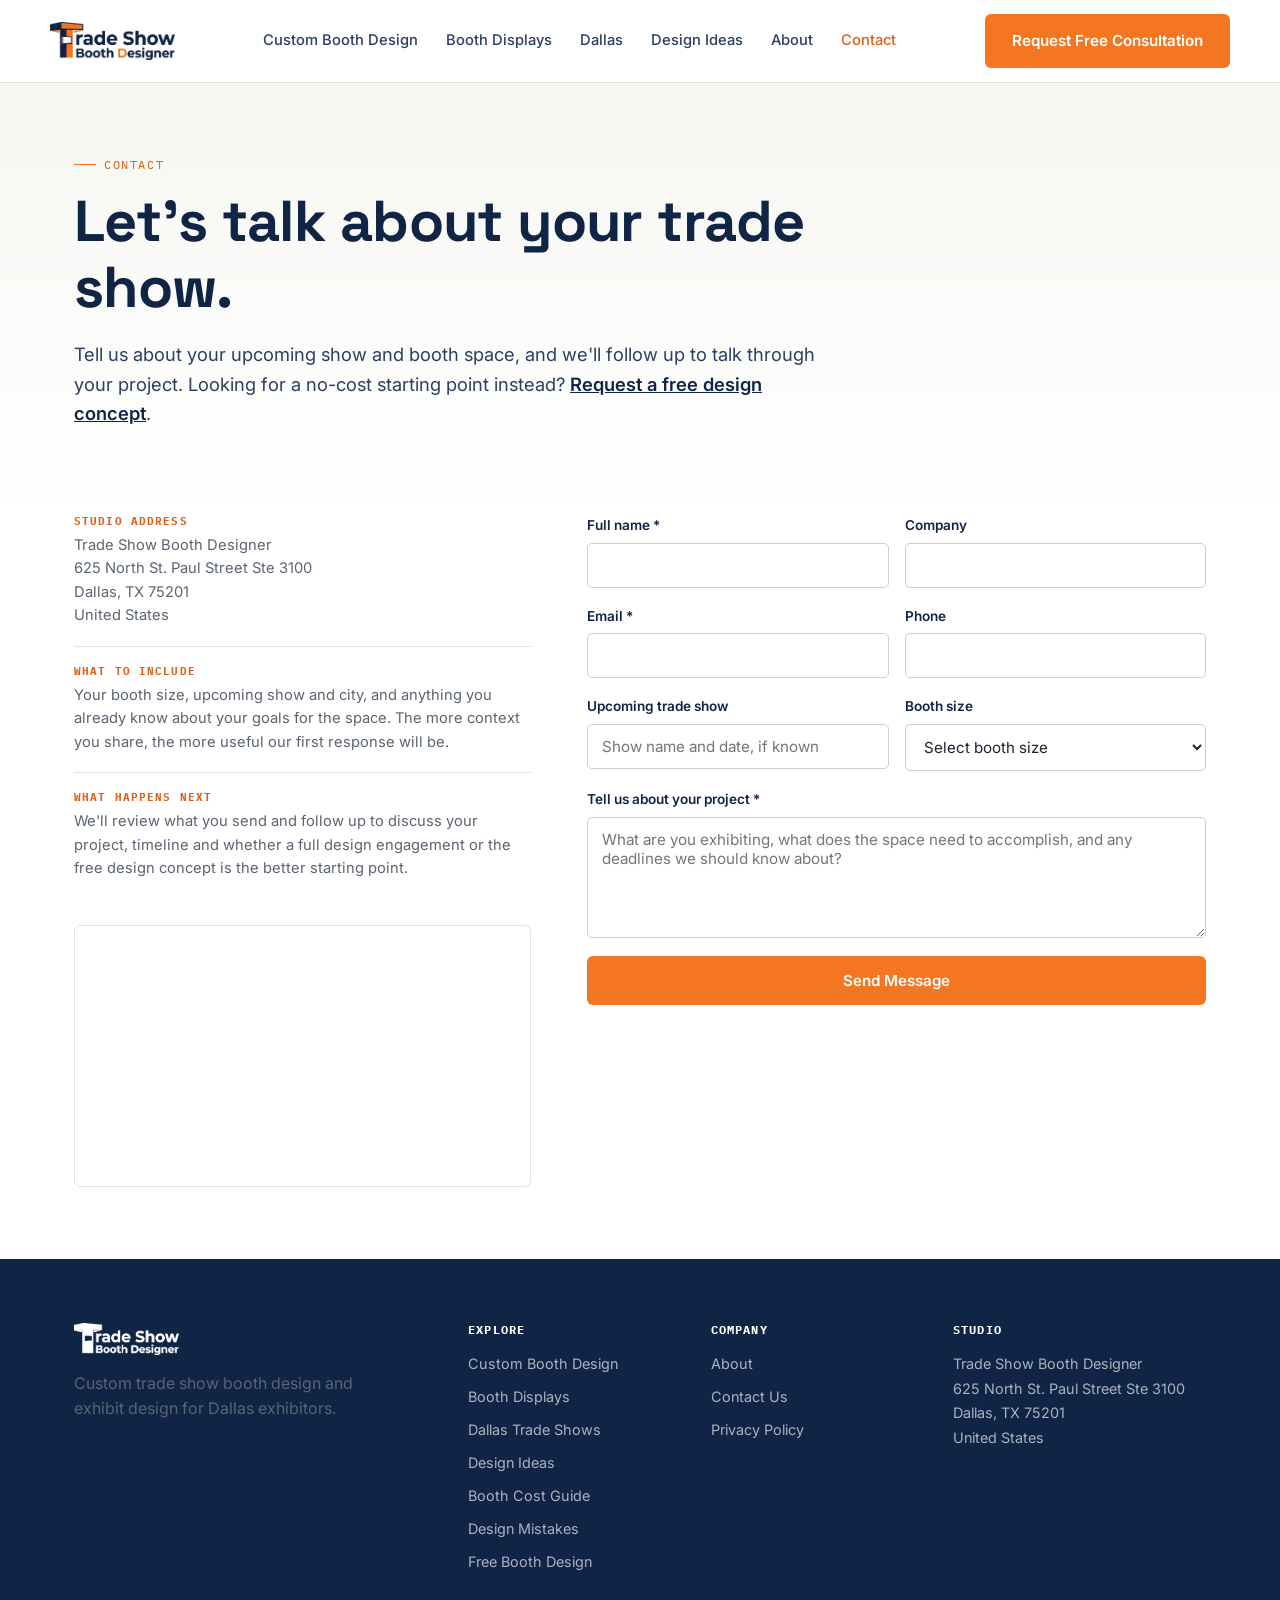
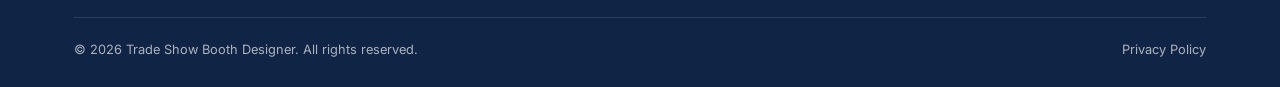
<file: contactus.html>
<!DOCTYPE html>
<html lang="en">
<head>
<!-- Microsoft Clarity -->
<script type="text/javascript">
    (function(c,l,a,r,i,t,y){
        c[a]=c[a]||function(){(c[a].q=c[a].q||[]).push(arguments)};
        t=l.createElement(r);t.async=1;t.src="https://www.clarity.ms/tag/"+i;
        y=l.getElementsByTagName(r)[0];y.parentNode.insertBefore(t,y);
    })(window, document, "clarity", "script", "y7i87oae4i");
</script>
<meta charset="UTF-8">
<meta name="viewport" content="width=device-width, initial-scale=1.0">

<!-- Google tag (gtag.js) -->
<script async src="https://www.googletagmanager.com/gtag/js?id=G-KVHQL084YX"></script>
<script>
  window.dataLayer = window.dataLayer || [];
  function gtag(){dataLayer.push(arguments);}
  gtag('js', new Date());
  gtag('config', 'G-KVHQL084YX');
</script>
<title>Contact Trade Show Booth Designer | Dallas, TX</title>
<meta name="description" content="Talk about your upcoming trade show. Contact Trade Show Booth Designer in Dallas, TX to discuss a custom booth design project or request a quote.">
<link rel="canonical" href="https://tradeshowboothdesigner.com/contactus.html">

<meta property="og:type" content="website">
<meta property="og:site_name" content="Trade Show Booth Designer">
<meta property="og:title" content="Contact Trade Show Booth Designer | Dallas, TX">
<meta property="og:description" content="Talk about your upcoming trade show. Contact us in Dallas, TX to discuss a custom booth design project or request a quote.">
<meta property="og:url" content="https://tradeshowboothdesigner.com/contactus.html">
<meta property="og:image" content="https://tradeshowboothdesigner.com/assets/images/logo-transparent.png">
<meta name="twitter:card" content="summary_large_image">

<link rel="icon" href="assets/images/favicon.ico" sizes="any">
<link rel="icon" type="image/png" sizes="32x32" href="assets/images/favicon-32.png">
<link rel="icon" type="image/png" sizes="192x192" href="assets/images/favicon-192.png">
<link rel="apple-touch-icon" href="assets/images/apple-touch-icon.png">

<link rel="preconnect" href="https://fonts.googleapis.com">
<link rel="preconnect" href="https://fonts.gstatic.com" crossorigin>
<link href="https://fonts.googleapis.com/css2?family=Space+Grotesk:wght@500;600;700&family=Inter:wght@400;500;600;700&family=IBM+Plex+Mono:wght@400;500&display=swap" rel="stylesheet">

<link rel="stylesheet" href="assets/css/style.css">

<script type="application/ld+json">
{
  "@context": "https://schema.org",
  "@type": "BreadcrumbList",
  "itemListElement": [
    {"@type":"ListItem","position":1,"name":"Home","item":"https://tradeshowboothdesigner.com/"},
    {"@type":"ListItem","position":2,"name":"Contact","item":"https://tradeshowboothdesigner.com/contactus.html"}
  ]
}
</script>

<style>
  .contact-grid{display:grid; grid-template-columns:.85fr 1.15fr; gap:56px; align-items:start;}
  @media (max-width: 900px){.contact-grid{grid-template-columns:1fr;}}
  .form-field{display:flex; flex-direction:column; gap:6px;}
  .form-field label{font-size:.85rem; font-weight:600; color:var(--navy);}
  .form-field input, .form-field select, .form-field textarea{
    font-family:var(--font-body);
    font-size:.95rem;
    padding:12px 14px;
    border:1px solid var(--line-strong);
    border-radius:5px;
    background:#fff;
    color:var(--ink);
  }
  .form-field input:focus, .form-field select:focus, .form-field textarea:focus{
    outline:none; border-color:var(--orange);
  }
  .form-row{display:grid; grid-template-columns:1fr 1fr; gap:16px;}
  @media (max-width: 560px){.form-row{grid-template-columns:1fr;}}
  .contact-info-item{display:flex; gap:14px; padding:18px 0; border-top:1px solid var(--line);}
  .contact-info-item:first-child{border-top:none; padding-top:0;}
  .contact-info-item h4{font-family:var(--font-mono); font-size:.7rem; letter-spacing:.1em; text-transform:uppercase; color:var(--orange-dark); margin:0 0 6px;}
  .contact-info-item p{font-size:.92rem; margin:0;}
  .map-embed{border:1px solid var(--line); border-radius:var(--radius); overflow:hidden; margin-top:26px;}
  .map-embed iframe{width:100%; height:260px; border:0; display:block;}
</style>
</head>
<body>
<a class="skip-link" href="#main">Skip to content</a>

<!-- ===================== HEADER ===================== -->
<header class="site-header">
  <div class="container nav-wrap">
    <a href="index.html" class="brand" aria-label="Trade Show Booth Designer — home">
      <img src="assets/images/logo-transparent.png" alt="Trade Show Booth Designer logo" width="140" height="auto" style="height:38px;width:auto;">
    </a>

    <nav class="nav-links" id="navLinks" aria-label="Primary">
      <a href="custom-trade-show-booth-design.html">Custom Booth Design</a>
      <a href="trade-show-booth-displays.html">Booth Displays</a>
      <a href="trade-show-booth-design-dallas.html">Dallas</a>
      <a href="trade-show-booth-design-ideas.html">Design Ideas</a>
      <a href="about.html">About</a>
      <a href="contactus.html" aria-current="page" style="color:var(--orange-dark);">Contact</a>
      <div class="nav-cta-mobile">
        <a href="free-trade-show-booth-design.html" class="btn btn-primary btn-block">Request Free Consultation</a>
      </div>
    </nav>

    <div class="nav-cta">
      <a href="free-trade-show-booth-design.html" class="btn btn-primary">Request Free Consultation</a>
    </div>

    <button class="nav-toggle" id="navToggle" aria-label="Toggle menu" aria-expanded="false" aria-controls="navLinks">
      <span></span>
    </button>
  </div>
</header>

<main id="main">

  <!-- ===================== PAGE HEADER ===================== -->
  <section class="hero" style="padding:64px 0 56px;">
    <div class="container">
      <p class="eyebrow">Contact</p>
      <h1 style="max-width:20ch;">Let's talk about your trade show.</h1>
      <p class="lead" style="max-width:62ch;">Tell us about your upcoming show and booth space, and we'll follow up to talk through your project. Looking for a no-cost starting point instead? <a href="free-trade-show-booth-design.html" style="color:var(--navy);font-weight:600;text-decoration:underline;">Request a free design concept</a>.</p>
    </div>
  </section>

  <!-- ===================== CONTACT + FORM ===================== -->
  <section class="section" style="padding-top:0;">
    <div class="container">
      <div class="contact-grid reveal">

        <!-- Contact info -->
        <div>
          <div class="contact-info-item">
            <div>
              <h4>Studio Address</h4>
              <p>Trade Show Booth Designer<br>625 North St. Paul Street Ste 3100<br>Dallas, TX 75201<br>United States</p>
            </div>
          </div>
          <div class="contact-info-item">
            <div>
              <h4>What to include</h4>
              <p>Your booth size, upcoming show and city, and anything you already know about your goals for the space. The more context you share, the more useful our first response will be.</p>
            </div>
          </div>
          <div class="contact-info-item">
            <div>
              <h4>What happens next</h4>
              <p>We'll review what you send and follow up to discuss your project, timeline and whether a full design engagement or the free design concept is the better starting point.</p>
            </div>
          </div>

          <div class="map-embed">
            <iframe
              src="https://www.google.com/maps?q=625+North+St.+Paul+Street+Ste+3100,+Dallas,+TX+75201&output=embed"
              loading="lazy"
              referrerpolicy="no-referrer-when-downgrade"
              title="Map showing Trade Show Booth Designer studio location in Dallas, TX">
            </iframe>
          </div>
        </div>

        <!-- Form -->
        <div>
          <form id="contactForm" data-web3form action="https://api.web3forms.com/submit" method="POST" style="display:flex; flex-direction:column; gap:18px;">
            <input type="hidden" name="access_key" value="cb4df540-10f8-446e-8faf-48dbd0aec3d0">
            <input type="hidden" name="subject" value="New Contact / Quote Request — Trade Show Booth Designer">
            <input type="checkbox" name="botcheck" style="display:none" tabindex="-1" autocomplete="off">

            <div class="form-row">
              <div class="form-field">
                <label for="c-name">Full name *</label>
                <input id="c-name" type="text" name="name" required>
              </div>
              <div class="form-field">
                <label for="c-company">Company</label>
                <input id="c-company" type="text" name="company">
              </div>
            </div>

            <div class="form-row">
              <div class="form-field">
                <label for="c-email">Email *</label>
                <input id="c-email" type="email" name="email" required>
              </div>
              <div class="form-field">
                <label for="c-phone">Phone</label>
                <input id="c-phone" type="tel" name="phone">
              </div>
            </div>

            <div class="form-row">
              <div class="form-field">
                <label for="c-show">Upcoming trade show</label>
                <input id="c-show" type="text" name="upcoming_show" placeholder="Show name and date, if known">
              </div>
              <div class="form-field">
                <label for="c-boothsize">Booth size</label>
                <select id="c-boothsize" name="booth_size">
                  <option value="">Select booth size</option>
                  <option value="10x10">10 × 10</option>
                  <option value="10x20">10 × 20</option>
                  <option value="20x20">20 × 20</option>
                  <option value="20x30-plus">20 × 30 or larger</option>
                  <option value="not-sure">Not sure yet</option>
                </select>
              </div>
            </div>

            <div class="form-field">
              <label for="c-message">Tell us about your project *</label>
              <textarea id="c-message" name="message" rows="5" required placeholder="What are you exhibiting, what does the space need to accomplish, and any deadlines we should know about?"></textarea>
            </div>

            <button type="submit" class="btn btn-primary">Send Message</button>
          </form>
        </div>

      </div>
    </div>
  </section>

</main>

<!-- ===================== FOOTER ===================== -->
<footer class="site-footer">
  <div class="container">
    <div class="footer-grid">
      <div>
        <div class="footer-brand">
          <img src="assets/images/logo-white.png" alt="Trade Show Booth Designer" style="height:32px;width:auto;">
        </div>
        <p style="max-width:32ch;">Custom trade show booth design and exhibit design for Dallas exhibitors.</p>
      </div>

      <div>
        <h4>Explore</h4>
        <div class="footer-links">
          <a href="custom-trade-show-booth-design.html">Custom Booth Design</a>
          <a href="trade-show-booth-displays.html">Booth Displays</a>
          <a href="trade-show-booth-design-dallas.html">Dallas Trade Shows</a>
          <a href="trade-show-booth-design-ideas.html">Design Ideas</a>
          <a href="trade-show-booth-cost.html">Booth Cost Guide</a>
          <a href="trade-show-booth-design-mistakes.html">Design Mistakes</a>
          <a href="free-trade-show-booth-design.html">Free Booth Design</a>
        </div>
      </div>

      <div>
        <h4>Company</h4>
        <div class="footer-links">
          <a href="about.html">About</a>
          <a href="contactus.html">Contact Us</a>
          <a href="privacy-policy.html">Privacy Policy</a>
        </div>
      </div>

      <div>
        <h4>Studio</h4>
        <address class="footer-address">
          Trade Show Booth Designer<br>
          625 North St. Paul Street Ste 3100<br>
          Dallas, TX 75201<br>
          United States
        </address>
      </div>
    </div>

    <div class="footer-bottom">
      <span>&copy; <span id="year"></span> Trade Show Booth Designer. All rights reserved.</span>
      <span><a href="privacy-policy.html">Privacy Policy</a></span>
    </div>
  </div>
</footer>

<script src="assets/js/main.js"></script>
</body>
</html>
</file>
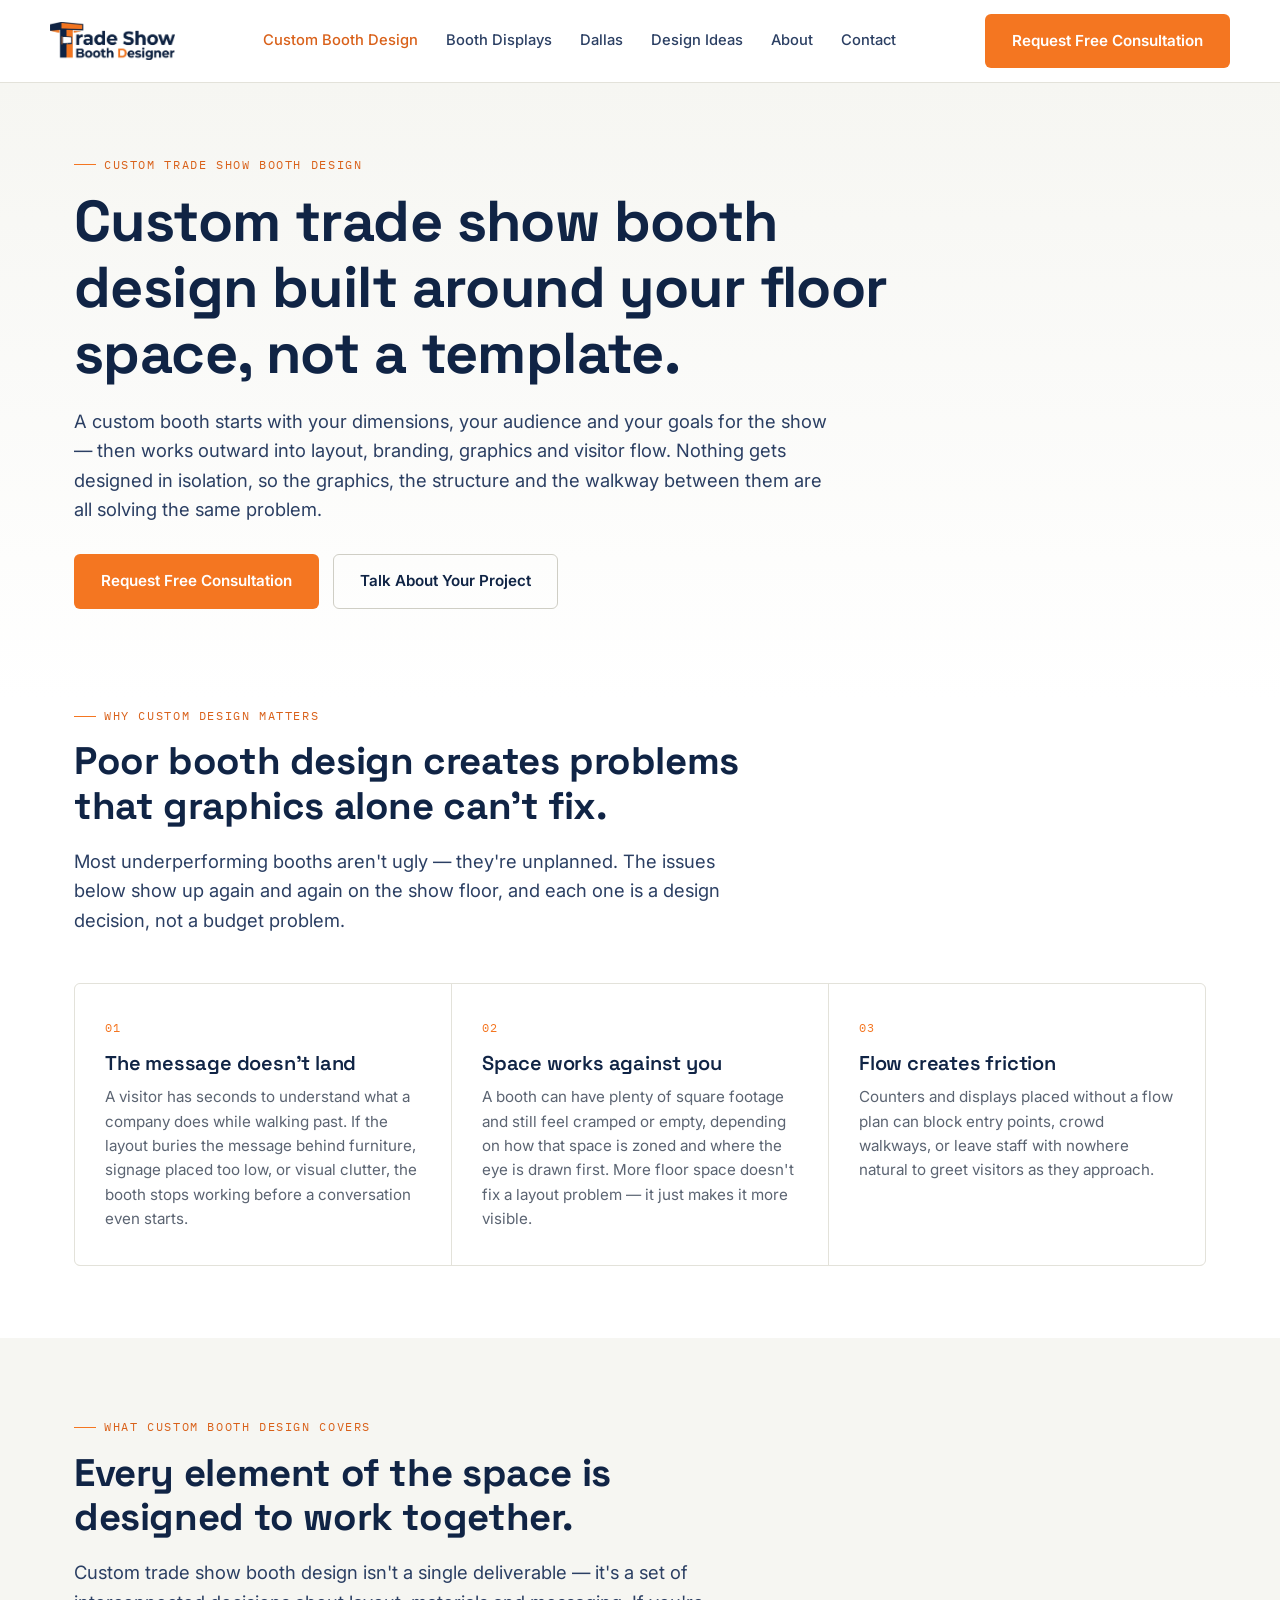
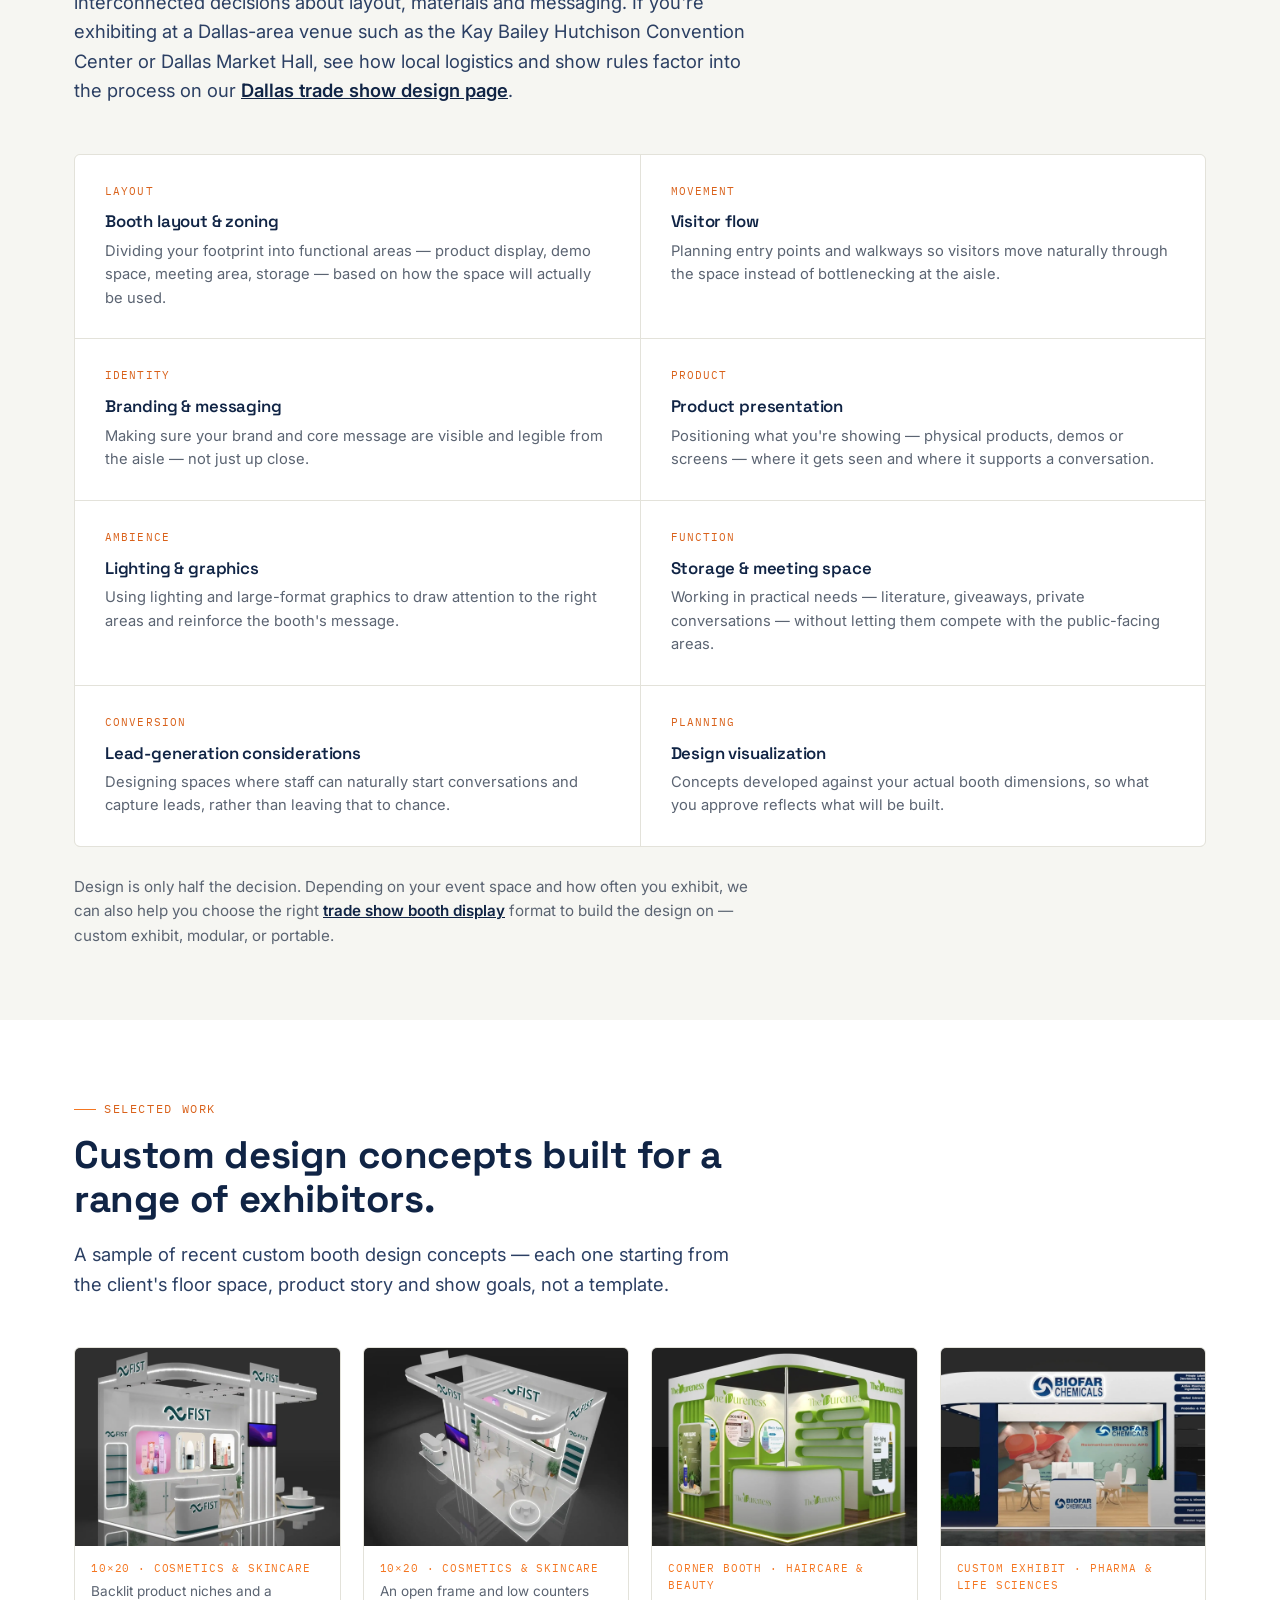
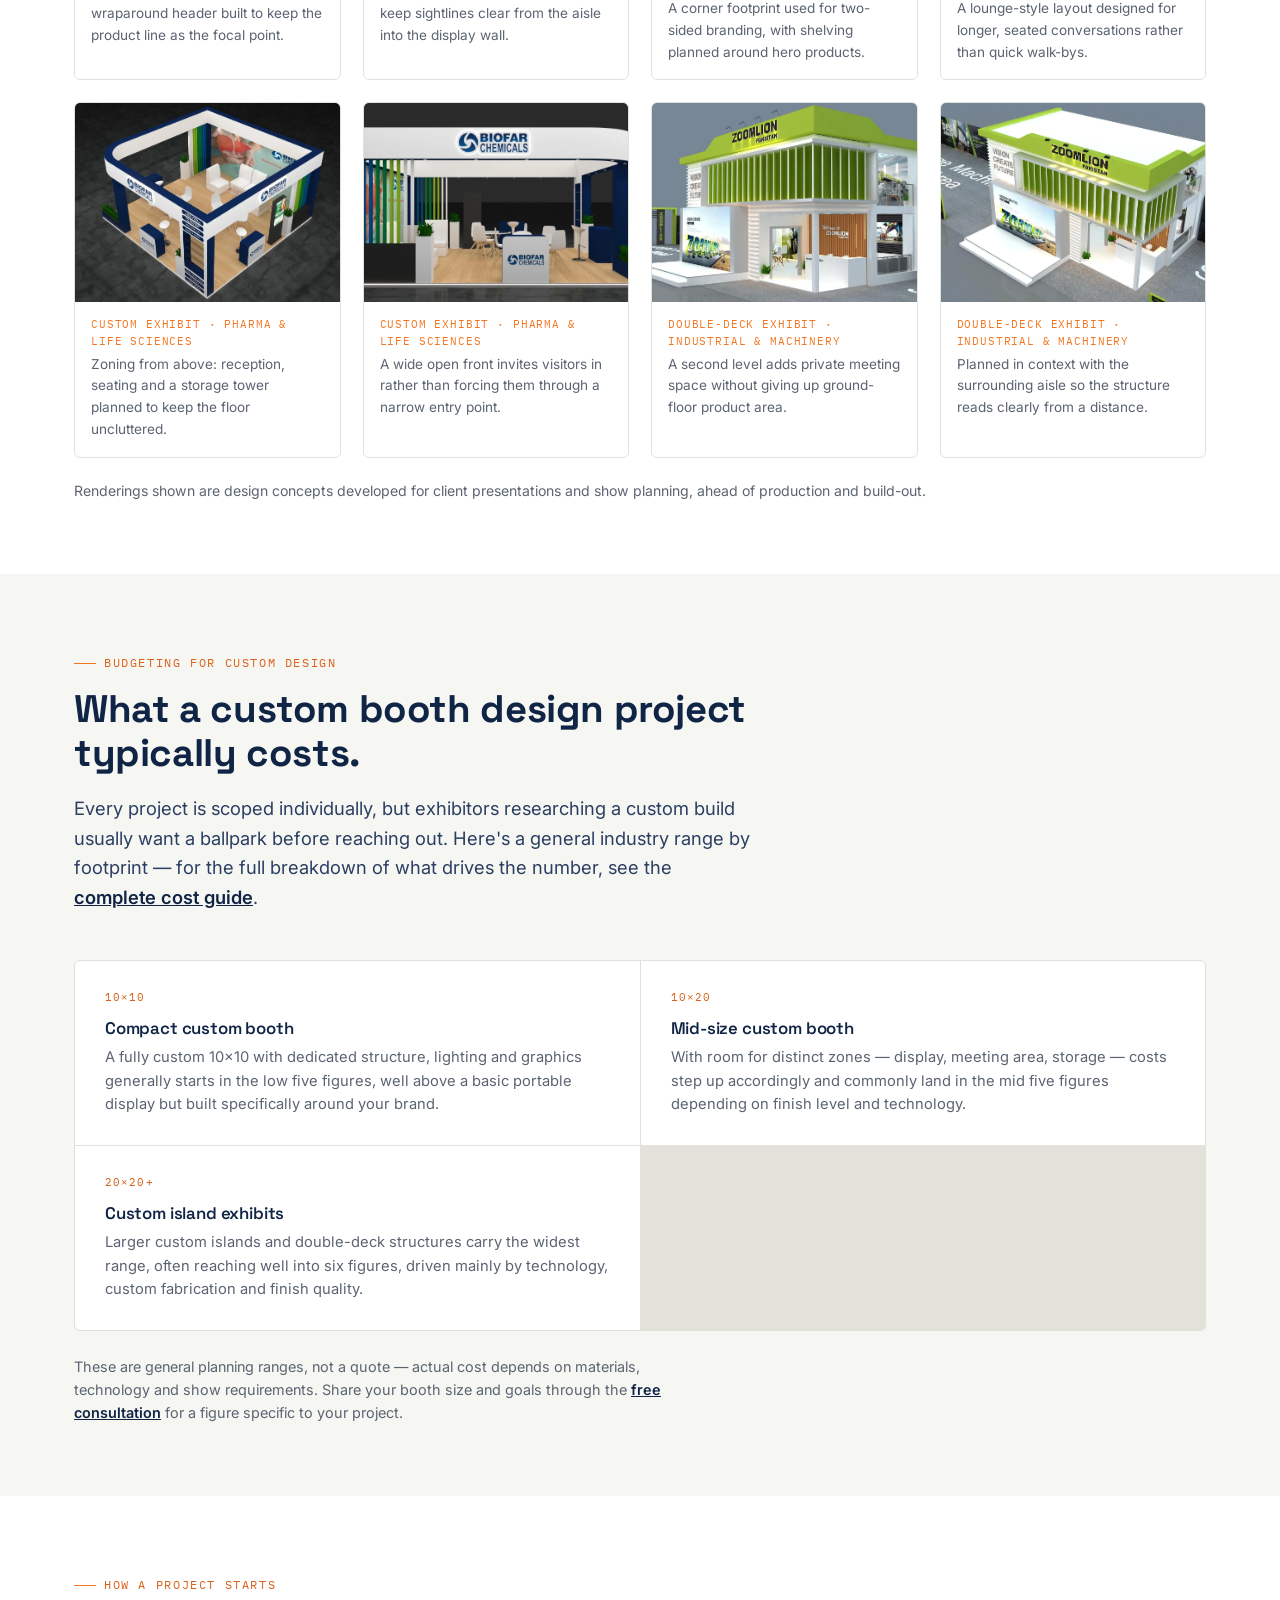
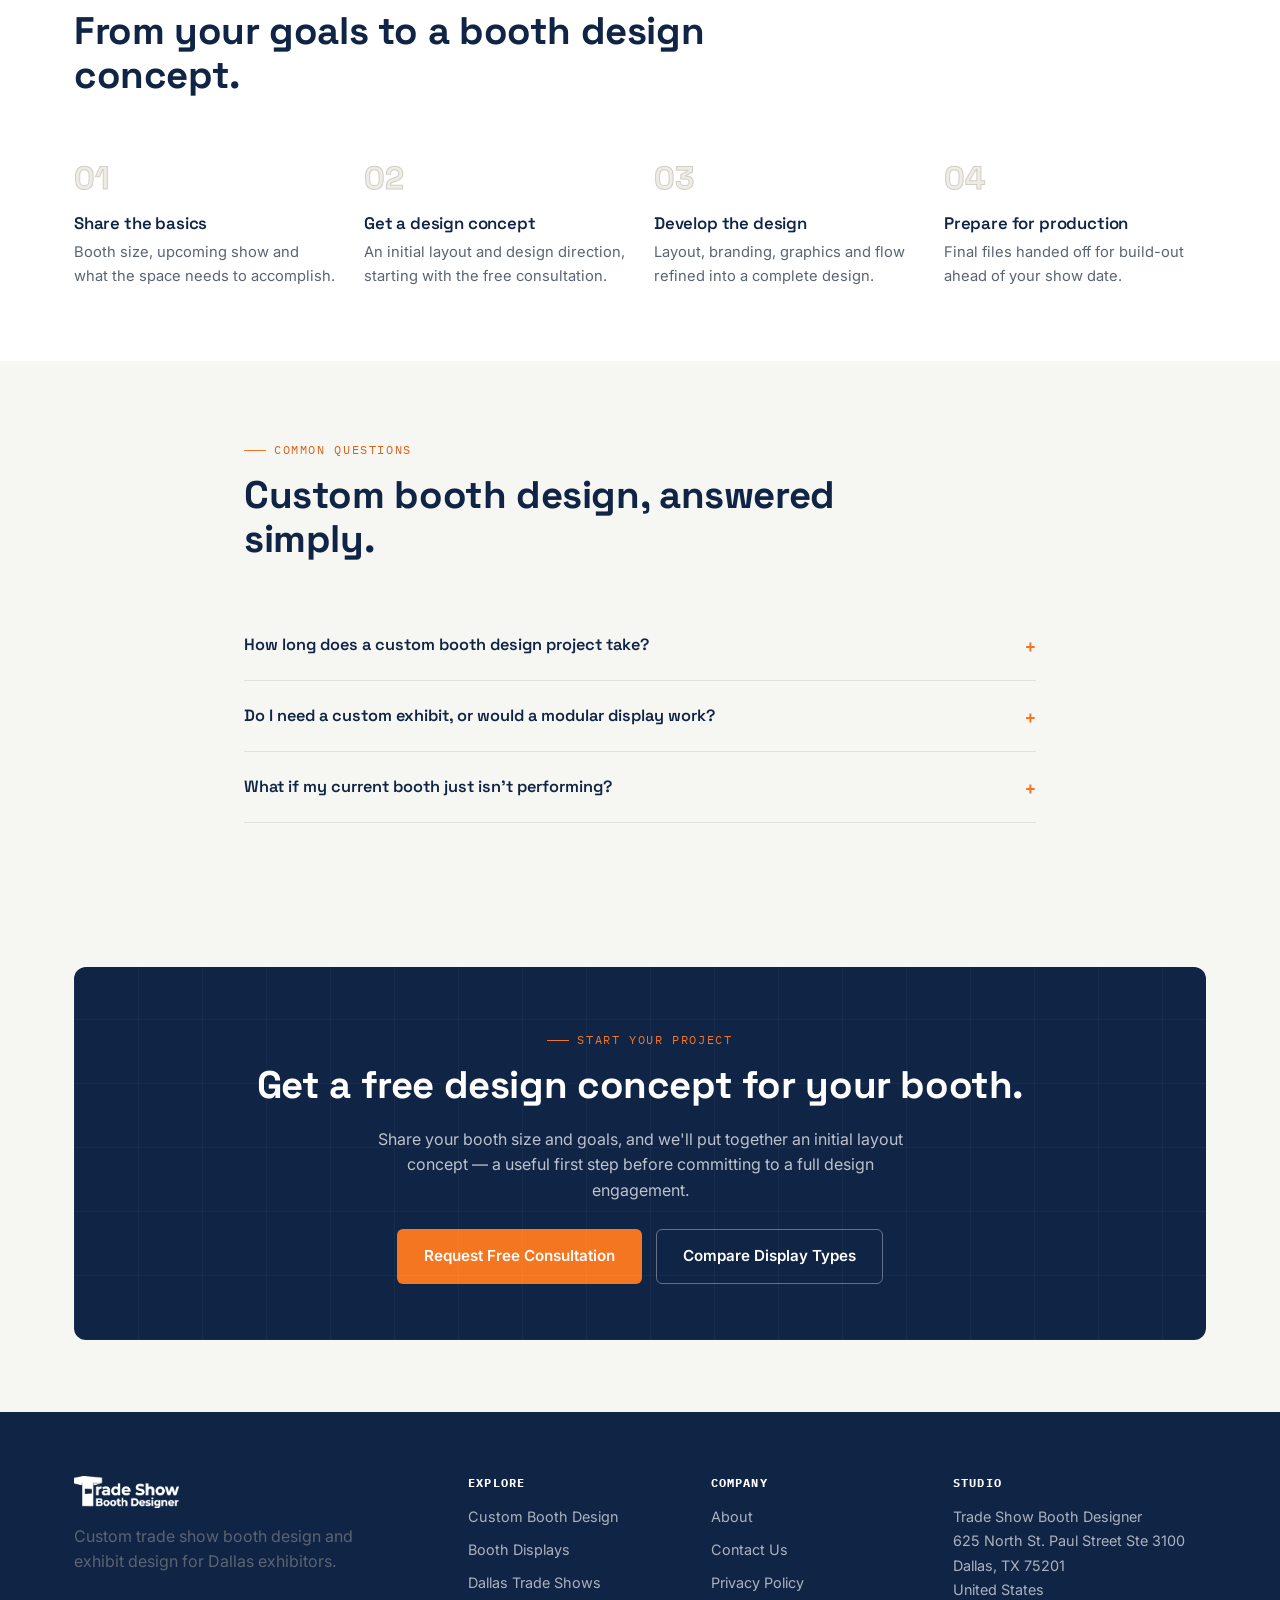
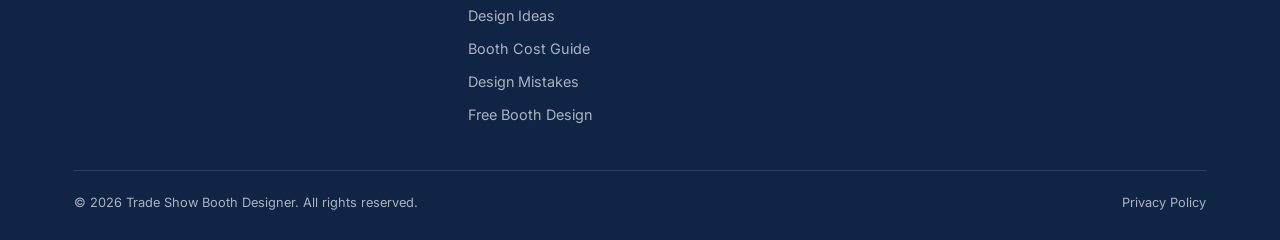
<file: custom-trade-show-booth-design.html>
<!DOCTYPE html>
<html lang="en">
<head>
<!-- Microsoft Clarity -->
<script type="text/javascript">
    (function(c,l,a,r,i,t,y){
        c[a]=c[a]||function(){(c[a].q=c[a].q||[]).push(arguments)};
        t=l.createElement(r);t.async=1;t.src="https://www.clarity.ms/tag/"+i;
        y=l.getElementsByTagName(r)[0];y.parentNode.insertBefore(t,y);
    })(window, document, "clarity", "script", "y7i87oae4i");
</script>
<meta charset="UTF-8">
<meta name="viewport" content="width=device-width, initial-scale=1.0">

<!-- Google tag (gtag.js) -->
<script async src="https://www.googletagmanager.com/gtag/js?id=G-KVHQL084YX"></script>
<script>
  window.dataLayer = window.dataLayer || [];
  function gtag(){dataLayer.push(arguments);}
  gtag('js', new Date());
  gtag('config', 'G-KVHQL084YX');
</script>
<title>Custom Trade Show Booth Design | Trade Show Booth Designer</title>
<meta name="description" content="Custom trade show booth design built around your floor space, visitor flow and exhibition goals — layout, branding, graphics and messaging that work together.">
<link rel="canonical" href="https://tradeshowboothdesigner.com/custom-trade-show-booth-design.html">

<meta property="og:type" content="website">
<meta property="og:site_name" content="Trade Show Booth Designer">
<meta property="og:title" content="Custom Trade Show Booth Design | Trade Show Booth Designer">
<meta property="og:description" content="Custom trade show booth design built around your floor space, visitor flow and exhibition goals.">
<meta property="og:url" content="https://tradeshowboothdesigner.com/custom-trade-show-booth-design.html">
<meta property="og:image" content="https://tradeshowboothdesigner.com/assets/images/logo-transparent.png">
<meta name="twitter:card" content="summary_large_image">

<link rel="icon" href="assets/images/favicon.ico" sizes="any">
<link rel="icon" type="image/png" sizes="32x32" href="assets/images/favicon-32.png">
<link rel="icon" type="image/png" sizes="192x192" href="assets/images/favicon-192.png">
<link rel="apple-touch-icon" href="assets/images/apple-touch-icon.png">

<link rel="preconnect" href="https://fonts.googleapis.com">
<link rel="preconnect" href="https://fonts.gstatic.com" crossorigin>
<link href="https://fonts.googleapis.com/css2?family=Space+Grotesk:wght@500;600;700&family=Inter:wght@400;500;600;700&family=IBM+Plex+Mono:wght@400;500&display=swap" rel="stylesheet">

<link rel="stylesheet" href="assets/css/style.css">

<script type="application/ld+json">
{
  "@context": "https://schema.org",
  "@type": "Service",
  "serviceType": "Custom Trade Show Booth Design",
  "provider": {
    "@type": "ProfessionalService",
    "name": "Trade Show Booth Designer",
    "address": {
      "@type": "PostalAddress",
      "streetAddress": "625 North St. Paul Street Ste 3100",
      "addressLocality": "Dallas",
      "addressRegion": "TX",
      "postalCode": "75201",
      "addressCountry": "US"
    }
  },
  "areaServed": {"@type":"City","name":"Dallas"},
  "url": "https://tradeshowboothdesigner.com/custom-trade-show-booth-design.html"
}
</script>
<script type="application/ld+json">
{
  "@context": "https://schema.org",
  "@type": "BreadcrumbList",
  "itemListElement": [
    {"@type":"ListItem","position":1,"name":"Home","item":"https://tradeshowboothdesigner.com/"},
    {"@type":"ListItem","position":2,"name":"Custom Trade Show Booth Design","item":"https://tradeshowboothdesigner.com/custom-trade-show-booth-design.html"}
  ]
}
</script>
<script type="application/ld+json">
{"@context":"https://schema.org","@type":"FAQPage","mainEntity":[
{"@type":"Question","name":"How long does a custom booth design project take?","acceptedAnswer":{"@type":"Answer","text":"It depends on scope, but starting the process well before your show date gives layout, branding and production the time they need without a rushed final week."}},
{"@type":"Question","name":"Do I need a custom exhibit, or would a modular display work?","acceptedAnswer":{"@type":"Answer","text":"That depends on how often you exhibit and whether your footprint changes between shows. Custom exhibits suit a single flagship show; modular and portable displays suit exhibitors attending multiple shows a year, since the same components get reused instead of rebuilt each time."}},
{"@type":"Question","name":"What if my current booth just isn't performing?","acceptedAnswer":{"@type":"Answer","text":"That's usually a layout issue rather than a graphics issue — common causes include buried messaging, blocked entry points, and no clear focal point."}}
]}
</script>

<style>
  .spec-grid{display:grid; grid-template-columns:repeat(2,1fr); gap:1px; background:var(--line); border:1px solid var(--line); border-radius:var(--radius); overflow:hidden;}
  @media (max-width:760px){.spec-grid{grid-template-columns:1fr;}}
  .spec-card{background:#fff; padding:28px 30px;}
  .spec-card h3{font-size:1.05rem; margin-bottom:8px;}
  .spec-card p{font-size:.92rem;}
  .spec-icon{font-family:var(--font-mono); font-size:.7rem; letter-spacing:.1em; color:var(--orange-dark); text-transform:uppercase; display:block; margin-bottom:12px;}
</style>
</head>
<body>
<a class="skip-link" href="#main">Skip to content</a>

<!-- ===================== HEADER ===================== -->
<header class="site-header">
  <div class="container nav-wrap">
    <a href="index.html" class="brand" aria-label="Trade Show Booth Designer — home">
      <img src="assets/images/logo-transparent.png" alt="Trade Show Booth Designer logo" width="140" height="auto" style="height:38px;width:auto;">
    </a>

    <nav class="nav-links" id="navLinks" aria-label="Primary">
      <a href="custom-trade-show-booth-design.html" aria-current="page" style="color:var(--orange-dark);">Custom Booth Design</a>
      <a href="trade-show-booth-displays.html">Booth Displays</a>
      <a href="trade-show-booth-design-dallas.html">Dallas</a>
      <a href="trade-show-booth-design-ideas.html">Design Ideas</a>
      <a href="about.html">About</a>
      <a href="contactus.html">Contact</a>
      <div class="nav-cta-mobile">
        <a href="free-trade-show-booth-design.html" class="btn btn-primary btn-block">Request Free Consultation</a>
      </div>
    </nav>

    <div class="nav-cta">
      <a href="free-trade-show-booth-design.html" class="btn btn-primary">Request Free Consultation</a>
    </div>

    <button class="nav-toggle" id="navToggle" aria-label="Toggle menu" aria-expanded="false" aria-controls="navLinks">
      <span></span>
    </button>
  </div>
</header>

<main id="main">

  <!-- ===================== PAGE HEADER ===================== -->
  <section class="hero" style="padding:64px 0 56px;">
    <div class="container">
      <p class="eyebrow">Custom Trade Show Booth Design</p>
      <h1 style="max-width:22ch;">Custom trade show booth design built around your floor space, not a template.</h1>
      <p class="lead" style="max-width:64ch;">A custom booth starts with your dimensions, your audience and your goals for the show — then works outward into layout, branding, graphics and visitor flow. Nothing gets designed in isolation, so the graphics, the structure and the walkway between them are all solving the same problem.</p>
      <div class="hero-ctas" style="margin-top:26px;">
        <a href="free-trade-show-booth-design.html" class="btn btn-primary">Request Free Consultation</a>
        <a href="contactus.html" class="btn btn-outline">Talk About Your Project</a>
      </div>
    </div>
  </section>

  <!-- ===================== WHY IT MATTERS ===================== -->
  <section class="section" style="padding-top:0;">
    <div class="container">
      <div class="section-head reveal">
        <p class="eyebrow">Why custom design matters</p>
        <h2>Poor booth design creates problems that graphics alone can't fix.</h2>
        <p class="lead">Most underperforming booths aren't ugly — they're unplanned. The issues below show up again and again on the show floor, and each one is a design decision, not a budget problem.</p>
      </div>
      <div class="pain-grid reveal">
        <div class="pain-card">
          <span class="pain-num">01</span>
          <h3>The message doesn't land</h3>
          <p>A visitor has seconds to understand what a company does while walking past. If the layout buries the message behind furniture, signage placed too low, or visual clutter, the booth stops working before a conversation even starts.</p>
        </div>
        <div class="pain-card">
          <span class="pain-num">02</span>
          <h3>Space works against you</h3>
          <p>A booth can have plenty of square footage and still feel cramped or empty, depending on how that space is zoned and where the eye is drawn first. More floor space doesn't fix a layout problem — it just makes it more visible.</p>
        </div>
        <div class="pain-card">
          <span class="pain-num">03</span>
          <h3>Flow creates friction</h3>
          <p>Counters and displays placed without a flow plan can block entry points, crowd walkways, or leave staff with nowhere natural to greet visitors as they approach.</p>
        </div>
      </div>
    </div>
  </section>

  <!-- ===================== WHAT'S INCLUDED ===================== -->
  <section class="section section-alt">
    <div class="container">
      <div class="section-head reveal">
        <p class="eyebrow">What custom booth design covers</p>
        <h2>Every element of the space is designed to work together.</h2>
        <p class="lead">Custom trade show booth design isn't a single deliverable — it's a set of interconnected decisions about layout, materials and messaging. If you're exhibiting at a Dallas-area venue such as the Kay Bailey Hutchison Convention Center or Dallas Market Hall, see how local logistics and show rules factor into the process on our <a href="trade-show-booth-design-dallas.html" style="color:var(--navy);font-weight:600;text-decoration:underline;">Dallas trade show design page</a>.</p>
      </div>

      <div class="spec-grid reveal">
        <div class="spec-card">
          <span class="spec-icon">Layout</span>
          <h3>Booth layout &amp; zoning</h3>
          <p>Dividing your footprint into functional areas — product display, demo space, meeting area, storage — based on how the space will actually be used.</p>
        </div>
        <div class="spec-card">
          <span class="spec-icon">Movement</span>
          <h3>Visitor flow</h3>
          <p>Planning entry points and walkways so visitors move naturally through the space instead of bottlenecking at the aisle.</p>
        </div>
        <div class="spec-card">
          <span class="spec-icon">Identity</span>
          <h3>Branding &amp; messaging</h3>
          <p>Making sure your brand and core message are visible and legible from the aisle — not just up close.</p>
        </div>
        <div class="spec-card">
          <span class="spec-icon">Product</span>
          <h3>Product presentation</h3>
          <p>Positioning what you're showing — physical products, demos or screens — where it gets seen and where it supports a conversation.</p>
        </div>
        <div class="spec-card">
          <span class="spec-icon">Ambience</span>
          <h3>Lighting &amp; graphics</h3>
          <p>Using lighting and large-format graphics to draw attention to the right areas and reinforce the booth's message.</p>
        </div>
        <div class="spec-card">
          <span class="spec-icon">Function</span>
          <h3>Storage &amp; meeting space</h3>
          <p>Working in practical needs — literature, giveaways, private conversations — without letting them compete with the public-facing areas.</p>
        </div>
        <div class="spec-card">
          <span class="spec-icon">Conversion</span>
          <h3>Lead-generation considerations</h3>
          <p>Designing spaces where staff can naturally start conversations and capture leads, rather than leaving that to chance.</p>
        </div>
        <div class="spec-card">
          <span class="spec-icon">Planning</span>
          <h3>Design visualization</h3>
          <p>Concepts developed against your actual booth dimensions, so what you approve reflects what will be built.</p>
        </div>
      </div>

      <p style="max-width:68ch; margin-top:28px; font-size:.95rem; color:var(--muted);">Design is only half the decision. Depending on your event space and how often you exhibit, we can also help you choose the right <a href="trade-show-booth-displays.html" style="color:var(--navy);font-weight:600;text-decoration:underline;">trade show booth display</a> format to build the design on — custom exhibit, modular, or portable.</p>
    </div>
  </section>

  <!-- ===================== SELECTED WORK / PORTFOLIO ===================== -->
  <section class="section">
    <div class="container">
      <div class="section-head reveal">
        <p class="eyebrow">Selected work</p>
        <h2>Custom design concepts built for a range of exhibitors.</h2>
        <p class="lead">A sample of recent custom booth design concepts — each one starting from the client's floor space, product story and show goals, not a template.</p>
      </div>

      <div class="gallery-grid reveal">
        <div class="gallery-card">
          <div class="gallery-img-wrap">
            <img src="assets/images/portfolio/cosmetics-brand-10x20-booth-design-front.webp" alt="Custom 10x20 trade show booth design concept for a skincare and cosmetics brand, with backlit product displays and a reception counter" width="800" height="600" loading="lazy">
          </div>
          <div class="gallery-caption">
            <span class="gallery-tag">10×20 · Cosmetics &amp; Skincare</span>
            <p>Backlit product niches and a wraparound header built to keep the product line as the focal point.</p>
          </div>
        </div>

        <div class="gallery-card">
          <div class="gallery-img-wrap">
            <img src="assets/images/portfolio/cosmetics-brand-10x20-booth-design-angle.webp" alt="Angled view of the custom cosmetics brand trade show booth design, showing overhead structure and open meeting space" width="800" height="600" loading="lazy">
          </div>
          <div class="gallery-caption">
            <span class="gallery-tag">10×20 · Cosmetics &amp; Skincare</span>
            <p>An open frame and low counters keep sightlines clear from the aisle into the display wall.</p>
          </div>
        </div>

        <div class="gallery-card">
          <div class="gallery-img-wrap">
            <img src="assets/images/portfolio/haircare-brand-corner-booth-design.webp" alt="Custom corner booth design concept for a haircare brand with illuminated product panels and open shelving" width="800" height="600" loading="lazy">
          </div>
          <div class="gallery-caption">
            <span class="gallery-tag">Corner Booth · Haircare &amp; Beauty</span>
            <p>A corner footprint used for two-sided branding, with shelving planned around hero products.</p>
          </div>
        </div>

        <div class="gallery-card">
          <div class="gallery-img-wrap">
            <img src="assets/images/portfolio/pharma-brand-custom-exhibit-front.webp" alt="Custom trade show exhibit design concept for a pharmaceutical and life sciences brand, with lounge seating and branded backdrop" width="800" height="600" loading="lazy">
          </div>
          <div class="gallery-caption">
            <span class="gallery-tag">Custom Exhibit · Pharma &amp; Life Sciences</span>
            <p>A lounge-style layout designed for longer, seated conversations rather than quick walk-bys.</p>
          </div>
        </div>

        <div class="gallery-card">
          <div class="gallery-img-wrap">
            <img src="assets/images/portfolio/pharma-brand-custom-exhibit-aerial.webp" alt="Overhead view of the pharmaceutical brand trade show exhibit design showing seating area, storage tower and information desk" width="800" height="600" loading="lazy">
          </div>
          <div class="gallery-caption">
            <span class="gallery-tag">Custom Exhibit · Pharma &amp; Life Sciences</span>
            <p>Zoning from above: reception, seating and a storage tower planned to keep the floor uncluttered.</p>
          </div>
        </div>

        <div class="gallery-card">
          <div class="gallery-img-wrap">
            <img src="assets/images/portfolio/pharma-brand-custom-exhibit-alt-angle.webp" alt="Front elevation of the pharmaceutical brand trade show booth design with backlit signage and branded reception counter" width="800" height="600" loading="lazy">
          </div>
          <div class="gallery-caption">
            <span class="gallery-tag">Custom Exhibit · Pharma &amp; Life Sciences</span>
            <p>A wide open front invites visitors in rather than forcing them through a narrow entry point.</p>
          </div>
        </div>

        <div class="gallery-card">
          <div class="gallery-img-wrap">
            <img src="assets/images/portfolio/industrial-machinery-double-deck-exhibit-front.webp" alt="Double-deck custom trade show exhibit design concept for an industrial machinery brand with upper-level meeting space" width="800" height="600" loading="lazy">
          </div>
          <div class="gallery-caption">
            <span class="gallery-tag">Double-Deck Exhibit · Industrial &amp; Machinery</span>
            <p>A second level adds private meeting space without giving up ground-floor product area.</p>
          </div>
        </div>

        <div class="gallery-card">
          <div class="gallery-img-wrap">
            <img src="assets/images/portfolio/industrial-machinery-double-deck-exhibit-aerial.webp" alt="Aerial view of the industrial machinery brand double-deck trade show exhibit within the surrounding show floor aisle" width="800" height="600" loading="lazy">
          </div>
          <div class="gallery-caption">
            <span class="gallery-tag">Double-Deck Exhibit · Industrial &amp; Machinery</span>
            <p>Planned in context with the surrounding aisle so the structure reads clearly from a distance.</p>
          </div>
        </div>
      </div>

      <p class="gallery-note reveal">Renderings shown are design concepts developed for client presentations and show planning, ahead of production and build-out.</p>
    </div>
  </section>

  <!-- ===================== WHAT IT COSTS ===================== -->
  <section class="section section-alt">
    <div class="container">
      <div class="section-head reveal">
        <p class="eyebrow">Budgeting for custom design</p>
        <h2>What a custom booth design project typically costs.</h2>
        <p class="lead">Every project is scoped individually, but exhibitors researching a custom build usually want a ballpark before reaching out. Here's a general industry range by footprint — for the full breakdown of what drives the number, see the <a href="trade-show-booth-cost.html" style="color:var(--navy);font-weight:600;text-decoration:underline;">complete cost guide</a>.</p>
      </div>

      <div class="spec-grid reveal">
        <div class="spec-card">
          <span class="spec-icon">10×10</span>
          <h3>Compact custom booth</h3>
          <p>A fully custom 10×10 with dedicated structure, lighting and graphics generally starts in the low five figures, well above a basic portable display but built specifically around your brand.</p>
        </div>
        <div class="spec-card">
          <span class="spec-icon">10×20</span>
          <h3>Mid-size custom booth</h3>
          <p>With room for distinct zones — display, meeting area, storage — costs step up accordingly and commonly land in the mid five figures depending on finish level and technology.</p>
        </div>
        <div class="spec-card">
          <span class="spec-icon">20×20+</span>
          <h3>Custom island exhibits</h3>
          <p>Larger custom islands and double-deck structures carry the widest range, often reaching well into six figures, driven mainly by technology, custom fabrication and finish quality.</p>
        </div>
      </div>
      <p style="max-width:68ch; margin-top:24px; font-size:.9rem; color:var(--muted);">These are general planning ranges, not a quote — actual cost depends on materials, technology and show requirements. Share your booth size and goals through the <a href="free-trade-show-booth-design.html" style="color:var(--navy);font-weight:600;text-decoration:underline;">free consultation</a> for a figure specific to your project.</p>
    </div>
  </section>

  <!-- ===================== HOW IT WORKS ===================== -->
  <section class="section">
    <div class="container">
      <div class="section-head reveal">
        <p class="eyebrow">How a project starts</p>
        <h2>From your goals to a booth design concept.</h2>
      </div>
      <div class="process-list reveal">
        <div class="process-item">
          <span class="num">01</span>
          <h3>Share the basics</h3>
          <p>Booth size, upcoming show and what the space needs to accomplish.</p>
        </div>
        <div class="process-item">
          <span class="num">02</span>
          <h3>Get a design concept</h3>
          <p>An initial layout and design direction, starting with the free consultation.</p>
        </div>
        <div class="process-item">
          <span class="num">03</span>
          <h3>Develop the design</h3>
          <p>Layout, branding, graphics and flow refined into a complete design.</p>
        </div>
        <div class="process-item">
          <span class="num">04</span>
          <h3>Prepare for production</h3>
          <p>Final files handed off for build-out ahead of your show date.</p>
        </div>
      </div>
    </div>
  </section>

  <!-- ===================== FAQ ===================== -->
  <section class="section section-alt">
    <div class="container" style="max-width:840px;">
      <div class="section-head reveal">
        <p class="eyebrow">Common questions</p>
        <h2>Custom booth design, answered simply.</h2>
      </div>
      <div class="reveal">
        <div class="faq-item">
          <button class="faq-q" aria-expanded="false">How long does a custom booth design project take?<span class="plus">+</span></button>
          <div class="faq-a"><p>It depends on scope, but starting the process well before your show date gives layout, branding and production the time they need without a rushed final week. The <a href="free-trade-show-booth-design.html" style="text-decoration:underline;">free consultation</a> is a good first step to get a realistic timeline for your specific show date.</p></div>
        </div>
        <div class="faq-item">
          <button class="faq-q" aria-expanded="false">Do I need a custom exhibit, or would a modular display work?<span class="plus">+</span></button>
          <div class="faq-a"><p>That depends on how often you exhibit and whether your footprint changes between shows. Custom exhibits suit a single flagship show; modular and portable displays suit exhibitors attending multiple shows a year, since the same components get reused instead of rebuilt each time. See <a href="trade-show-booth-displays.html" style="text-decoration:underline;">custom exhibits vs. modular vs. portable displays</a> for a full comparison.</p></div>
        </div>
        <div class="faq-item">
          <button class="faq-q" aria-expanded="false">What if my current booth just isn't performing?<span class="plus">+</span></button>
          <div class="faq-a"><p>That's usually a layout issue rather than a graphics issue — common causes include buried messaging, blocked entry points, and no clear focal point. See <a href="trade-show-booth-design-mistakes.html" style="text-decoration:underline;">common booth design mistakes</a> for the most frequent, fixable causes.</p></div>
        </div>
      </div>
    </div>
  </section>

  <!-- ===================== CTA BAND ===================== -->
  <section class="section section-alt">
    <div class="container">
      <div class="promo-band reveal">
        <div class="promo-grid" style="grid-template-columns:1fr; text-align:center;">
          <div>
            <p class="eyebrow" style="color:#F47621; justify-content:center;">Start Your Project</p>
            <h2 style="max-width:none;">Get a free design concept for your booth.</h2>
            <p style="max-width:56ch; margin:0 auto;">Share your booth size and goals, and we'll put together an initial layout concept — a useful first step before committing to a full design engagement.</p>
            <div style="margin-top:26px; display:flex; gap:14px; justify-content:center; flex-wrap:wrap;">
              <a href="free-trade-show-booth-design.html" class="btn btn-primary">Request Free Consultation</a>
              <a href="trade-show-booth-displays.html" class="btn btn-outline" style="border-color:rgba(255,255,255,.35); color:#fff;">Compare Display Types</a>
            </div>
          </div>
        </div>
      </div>
    </div>
  </section>

</main>

<!-- ===================== FOOTER ===================== -->
<footer class="site-footer">
  <div class="container">
    <div class="footer-grid">
      <div>
        <div class="footer-brand">
          <img src="assets/images/logo-white.png" alt="Trade Show Booth Designer" style="height:32px;width:auto;">
        </div>
        <p style="max-width:32ch;">Custom trade show booth design and exhibit design for Dallas exhibitors.</p>
      </div>

      <div>
        <h4>Explore</h4>
        <div class="footer-links">
          <a href="custom-trade-show-booth-design.html">Custom Booth Design</a>
          <a href="trade-show-booth-displays.html">Booth Displays</a>
          <a href="trade-show-booth-design-dallas.html">Dallas Trade Shows</a>
          <a href="trade-show-booth-design-ideas.html">Design Ideas</a>
          <a href="trade-show-booth-cost.html">Booth Cost Guide</a>
          <a href="trade-show-booth-design-mistakes.html">Design Mistakes</a>
          <a href="free-trade-show-booth-design.html">Free Booth Design</a>
        </div>
      </div>

      <div>
        <h4>Company</h4>
        <div class="footer-links">
          <a href="about.html">About</a>
          <a href="contactus.html">Contact Us</a>
          <a href="privacy-policy.html">Privacy Policy</a>
        </div>
      </div>

      <div>
        <h4>Studio</h4>
        <address class="footer-address">
          Trade Show Booth Designer<br>
          625 North St. Paul Street Ste 3100<br>
          Dallas, TX 75201<br>
          United States
        </address>
      </div>
    </div>

    <div class="footer-bottom">
      <span>&copy; <span id="year"></span> Trade Show Booth Designer. All rights reserved.</span>
      <span><a href="privacy-policy.html">Privacy Policy</a></span>
    </div>
  </div>
</footer>

<script src="assets/js/main.js"></script>
</body>
</html>
</file>
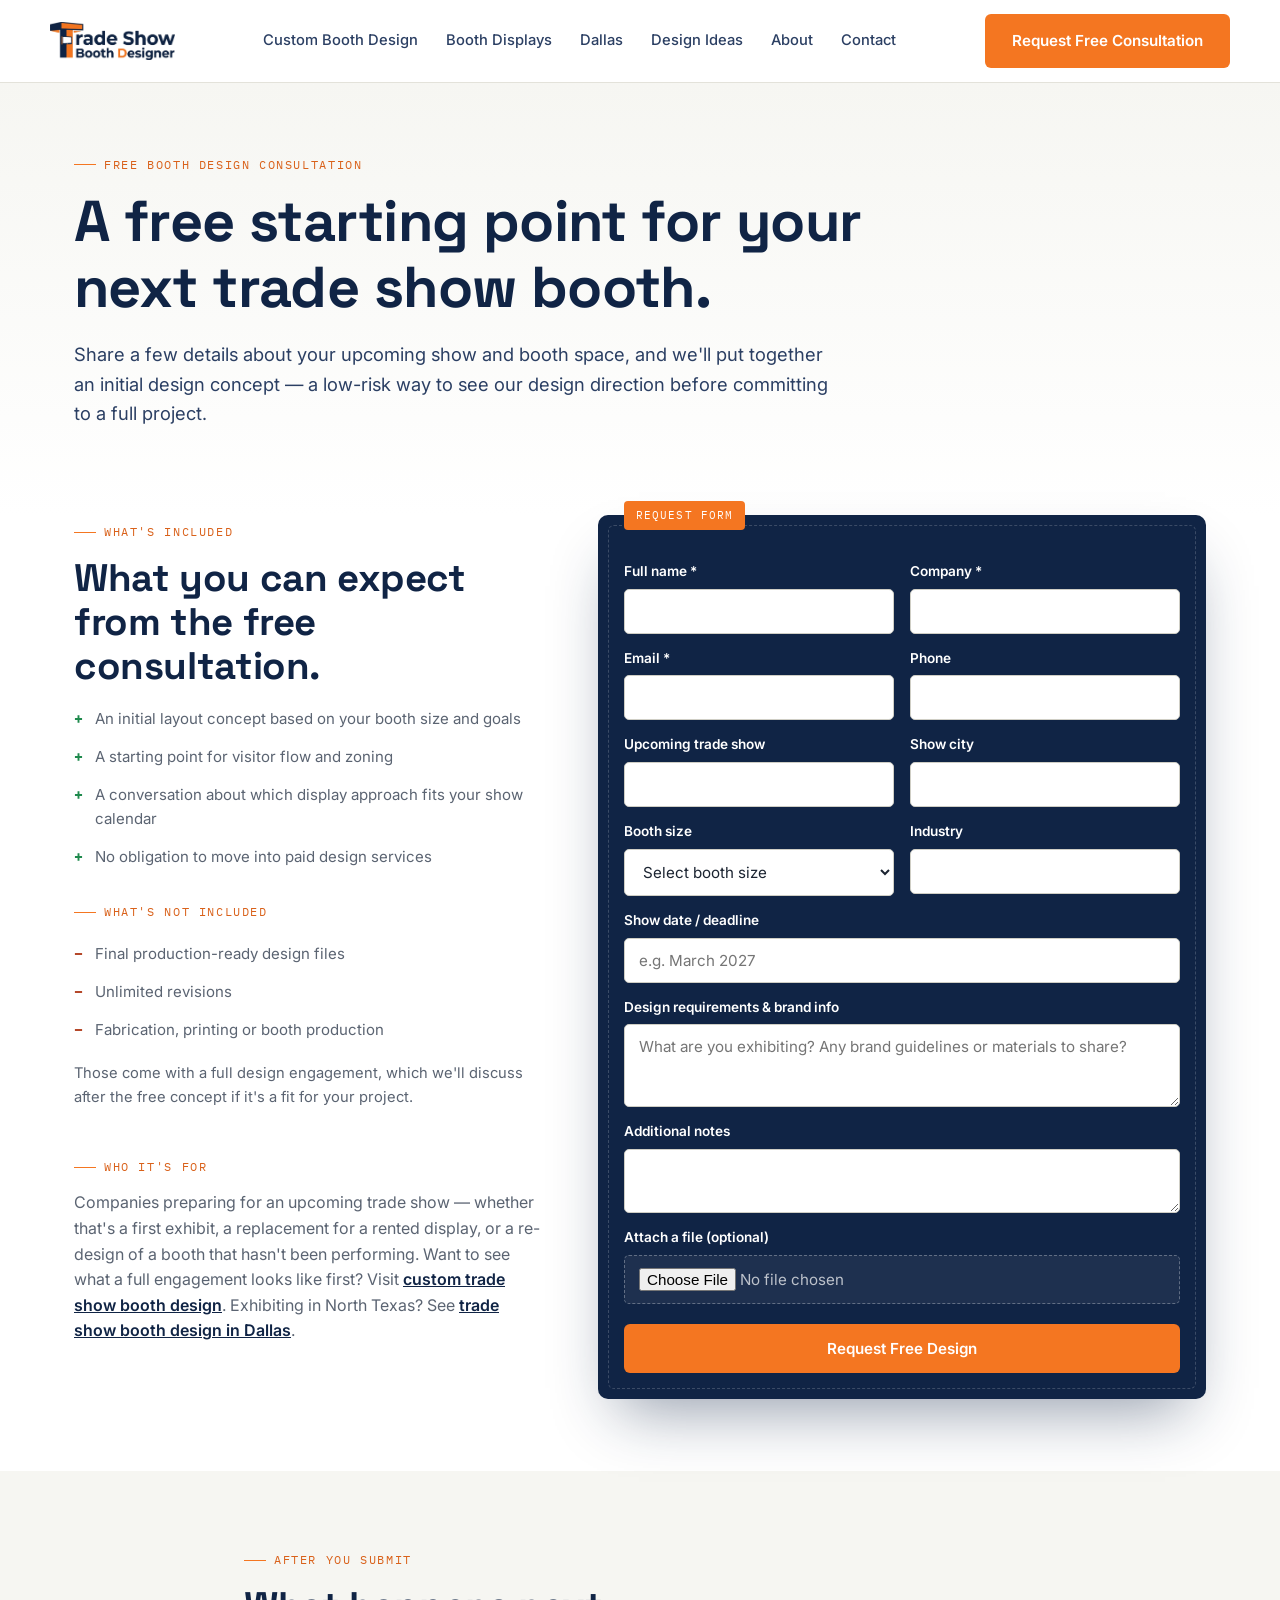
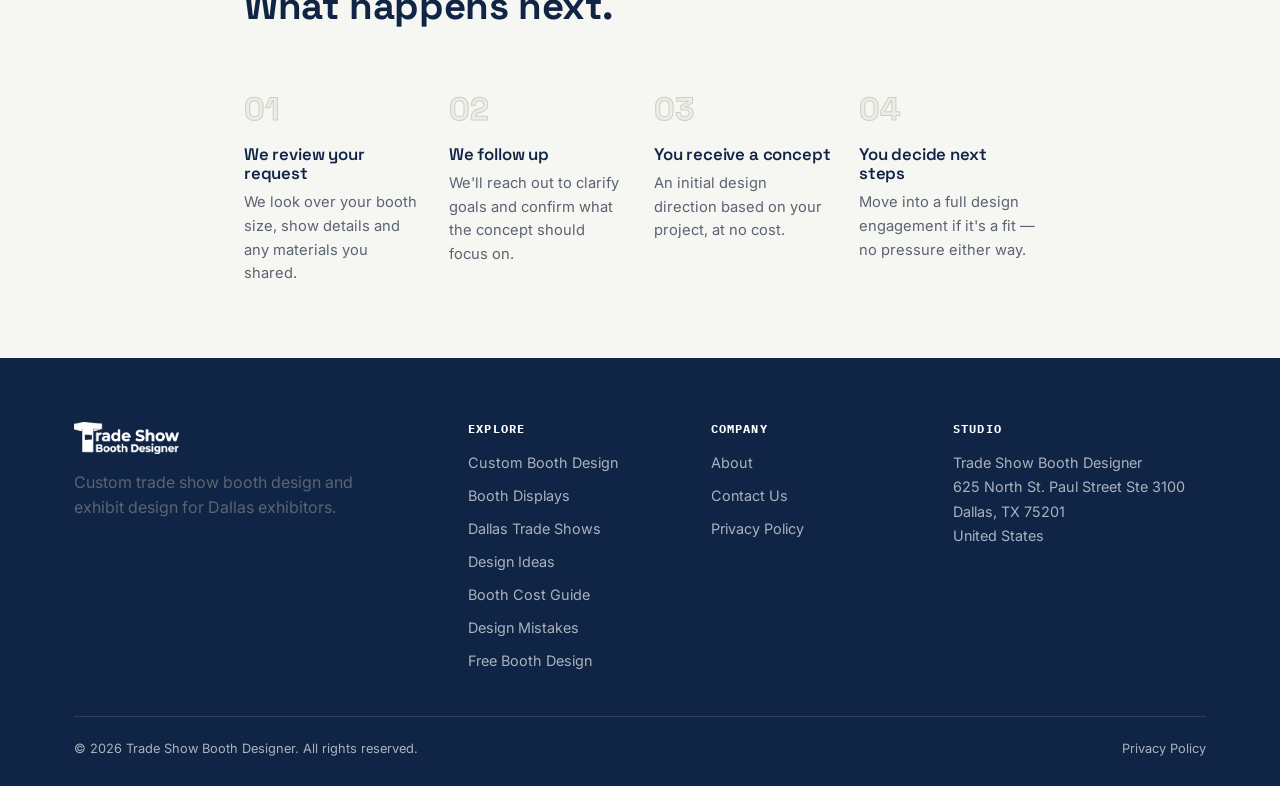
<file: free-trade-show-booth-design.html>
<!DOCTYPE html>
<html lang="en">
<head>
<!-- Microsoft Clarity -->
<script type="text/javascript">
    (function(c,l,a,r,i,t,y){
        c[a]=c[a]||function(){(c[a].q=c[a].q||[]).push(arguments)};
        t=l.createElement(r);t.async=1;t.src="https://www.clarity.ms/tag/"+i;
        y=l.getElementsByTagName(r)[0];y.parentNode.insertBefore(t,y);
    })(window, document, "clarity", "script", "y7i87oae4i");
</script>
<meta charset="UTF-8">
<meta name="viewport" content="width=device-width, initial-scale=1.0">

<!-- Google tag (gtag.js) -->
<script async src="https://www.googletagmanager.com/gtag/js?id=G-KVHQL084YX"></script>
<script>
  window.dataLayer = window.dataLayer || [];
  function gtag(){dataLayer.push(arguments);}
  gtag('js', new Date());
  gtag('config', 'G-KVHQL084YX');
</script>
<title>Free Trade Show Booth Design Consultation | Trade Show Booth Designer</title>
<meta name="description" content="Request a free trade show booth design concept. Share your booth size and goals and get an initial layout idea before committing to a full design project.">
<link rel="canonical" href="https://tradeshowboothdesigner.com/free-trade-show-booth-design.html">
<meta property="og:type" content="website">
<meta property="og:site_name" content="Trade Show Booth Designer">
<meta property="og:title" content="Free Trade Show Booth Design Consultation">
<meta property="og:description" content="Request a free initial booth design concept — a useful first step before committing to a full design project.">
<meta property="og:url" content="https://tradeshowboothdesigner.com/free-trade-show-booth-design.html">
<meta property="og:image" content="https://tradeshowboothdesigner.com/assets/images/logo-transparent.png">
<meta name="twitter:card" content="summary_large_image">
<link rel="icon" href="assets/images/favicon.ico" sizes="any">
<link rel="icon" type="image/png" sizes="32x32" href="assets/images/favicon-32.png">
<link rel="icon" type="image/png" sizes="192x192" href="assets/images/favicon-192.png">
<link rel="apple-touch-icon" href="assets/images/apple-touch-icon.png">
<link rel="preconnect" href="https://fonts.googleapis.com">
<link rel="preconnect" href="https://fonts.gstatic.com" crossorigin>
<link href="https://fonts.googleapis.com/css2?family=Space+Grotesk:wght@500;600;700&family=Inter:wght@400;500;600;700&family=IBM+Plex+Mono:wght@400;500&display=swap" rel="stylesheet">
<link rel="stylesheet" href="assets/css/style.css">
<script type="application/ld+json">
{"@context":"https://schema.org","@type":"BreadcrumbList","itemListElement":[
{"@type":"ListItem","position":1,"name":"Home","item":"https://tradeshowboothdesigner.com/"},
{"@type":"ListItem","position":2,"name":"Free Trade Show Booth Design","item":"https://tradeshowboothdesigner.com/free-trade-show-booth-design.html"}]}
</script>
<style>
  .form-field{display:flex; flex-direction:column; gap:6px;}
  .form-field label{font-size:.85rem; font-weight:600; color:var(--navy);}
  .form-field input, .form-field select, .form-field textarea{
    font-family:var(--font-body); font-size:.95rem; padding:12px 14px;
    border:1px solid var(--line-strong); border-radius:5px; background:#fff; color:var(--ink);
  }
  .form-field input:focus, .form-field select:focus, .form-field textarea:focus{outline:none; border-color:var(--orange);}
  .form-row{display:grid; grid-template-columns:1fr 1fr; gap:16px;}
  @media (max-width:560px){.form-row{grid-template-columns:1fr;}}
  .included-list{display:flex; flex-direction:column; gap:14px; margin-top:6px;}
  .included-list li{display:flex; gap:12px; align-items:flex-start; font-size:.94rem; color:var(--muted);}
  .included-list.yes li::before{content:"+"; color:#1f8a4d; font-weight:700; font-family:var(--font-mono);}
  .included-list.no li::before{content:"–"; color:#b5482a; font-weight:700; font-family:var(--font-mono);}
</style>
</head>
<body>
<a class="skip-link" href="#main">Skip to content</a>
<header class="site-header">
  <div class="container nav-wrap">
    <a href="index.html" class="brand" aria-label="Trade Show Booth Designer — home">
      <img src="assets/images/logo-transparent.png" alt="Trade Show Booth Designer logo" width="140" height="auto" style="height:38px;width:auto;">
    </a>
    <nav class="nav-links" id="navLinks" aria-label="Primary">
      <a href="custom-trade-show-booth-design.html">Custom Booth Design</a>
      <a href="trade-show-booth-displays.html">Booth Displays</a>
      <a href="trade-show-booth-design-dallas.html">Dallas</a>
      <a href="trade-show-booth-design-ideas.html">Design Ideas</a>
      <a href="about.html">About</a>
      <a href="contactus.html">Contact</a>
      <div class="nav-cta-mobile">
        <a href="free-trade-show-booth-design.html" class="btn btn-primary btn-block">Request Free Consultation</a>
      </div>
    </nav>
    <div class="nav-cta"><a href="free-trade-show-booth-design.html" class="btn btn-primary" aria-current="page">Request Free Consultation</a></div>
    <button class="nav-toggle" id="navToggle" aria-label="Toggle menu" aria-expanded="false" aria-controls="navLinks"><span></span></button>
  </div>
</header>

<main id="main">
  <section class="hero" style="padding:64px 0 56px;">
    <div class="container">
      <p class="eyebrow">Free Booth Design Consultation</p>
      <h1 style="max-width:22ch;">A free starting point for your next trade show booth.</h1>
      <p class="lead" style="max-width:64ch;">Share a few details about your upcoming show and booth space, and we'll put together an initial design concept — a low-risk way to see our design direction before committing to a full project.</p>
    </div>
  </section>

  <section class="section" style="padding-top:0;">
    <div class="container">
      <div class="about-grid reveal" style="align-items:start;">
        <div>
          <p class="eyebrow">What's included</p>
          <h2>What you can expect from the free consultation.</h2>
          <ul class="included-list yes" style="list-style:none; padding:0;">
            <li>An initial layout concept based on your booth size and goals</li>
            <li>A starting point for visitor flow and zoning</li>
            <li>A conversation about which display approach fits your show calendar</li>
            <li>No obligation to move into paid design services</li>
          </ul>

          <p class="eyebrow" style="margin-top:34px;">What's not included</p>
          <ul class="included-list no" style="list-style:none; padding:0;">
            <li>Final production-ready design files</li>
            <li>Unlimited revisions</li>
            <li>Fabrication, printing or booth production</li>
          </ul>
          <p style="margin-top:20px; font-size:.92rem;">Those come with a full design engagement, which we'll discuss after the free concept if it's a fit for your project.</p>

          <p class="eyebrow" style="margin-top:34px;">Who it's for</p>
          <p>Companies preparing for an upcoming trade show — whether that's a first exhibit, a replacement for a rented display, or a re-design of a booth that hasn't been performing. Want to see what a full engagement looks like first? Visit <a href="custom-trade-show-booth-design.html" style="color:var(--navy);font-weight:600;text-decoration:underline;">custom trade show booth design</a>. Exhibiting in North Texas? See <a href="trade-show-booth-design-dallas.html" style="color:var(--navy);font-weight:600;text-decoration:underline;">trade show booth design in Dallas</a>.</p>
        </div>

        <div class="blueprint-wrap">
          <div class="blueprint-frame">
            <span class="blueprint-tag">Request Form</span>
            <form id="freeDesignForm" data-web3form action="https://api.web3forms.com/submit" method="POST" enctype="multipart/form-data" style="padding-top:20px; display:flex; flex-direction:column; gap:14px;">
              <input type="hidden" name="access_key" value="cb4df540-10f8-446e-8faf-48dbd0aec3d0">
              <input type="hidden" name="subject" value="New Free Booth Design Request">
              <input type="checkbox" name="botcheck" style="display:none" tabindex="-1" autocomplete="off">

              <div class="form-row">
                <div class="form-field">
                  <label for="f-name" style="color:#fff;">Full name *</label>
                  <input id="f-name" type="text" name="name" required>
                </div>
                <div class="form-field">
                  <label for="f-company" style="color:#fff;">Company *</label>
                  <input id="f-company" type="text" name="company" required>
                </div>
              </div>
              <div class="form-row">
                <div class="form-field">
                  <label for="f-email" style="color:#fff;">Email *</label>
                  <input id="f-email" type="email" name="email" required>
                </div>
                <div class="form-field">
                  <label for="f-phone" style="color:#fff;">Phone</label>
                  <input id="f-phone" type="tel" name="phone">
                </div>
              </div>
              <div class="form-row">
                <div class="form-field">
                  <label for="f-show" style="color:#fff;">Upcoming trade show</label>
                  <input id="f-show" type="text" name="upcoming_show">
                </div>
                <div class="form-field">
                  <label for="f-city" style="color:#fff;">Show city</label>
                  <input id="f-city" type="text" name="show_city">
                </div>
              </div>
              <div class="form-row">
                <div class="form-field">
                  <label for="f-boothsize" style="color:#fff;">Booth size</label>
                  <select id="f-boothsize" name="booth_size">
                    <option value="">Select booth size</option>
                    <option value="10x10">10 × 10</option>
                    <option value="10x20">10 × 20</option>
                    <option value="20x20">20 × 20</option>
                    <option value="20x30-plus">20 × 30 or larger</option>
                    <option value="not-sure">Not sure yet</option>
                  </select>
                </div>
                <div class="form-field">
                  <label for="f-industry" style="color:#fff;">Industry</label>
                  <input id="f-industry" type="text" name="industry">
                </div>
              </div>
              <div class="form-field">
                <label for="f-deadline" style="color:#fff;">Show date / deadline</label>
                <input id="f-deadline" type="text" name="deadline" placeholder="e.g. March 2027">
              </div>
              <div class="form-field">
                <label for="f-requirements" style="color:#fff;">Design requirements &amp; brand info</label>
                <textarea id="f-requirements" name="design_requirements" rows="3" placeholder="What are you exhibiting? Any brand guidelines or materials to share?"></textarea>
              </div>
              <div class="form-field">
                <label for="f-notes" style="color:#fff;">Additional notes</label>
                <textarea id="f-notes" name="notes" rows="2"></textarea>
              </div>
              <div class="form-field">
                <label for="f-file" style="color:#fff;">Attach a file (optional)</label>
                <input id="f-file" type="file" name="attachment" style="background:rgba(255,255,255,.06); border:1px dashed rgba(255,255,255,.3); color:rgba(255,255,255,.7); padding:12px 14px;">
              </div>

              <button type="submit" class="btn btn-primary btn-block" style="margin-top:6px;">Request Free Design</button>
            </form>
          </div>
        </div>
      </div>
    </div>
  </section>

  <section class="section section-alt">
    <div class="container" style="max-width:840px;">
      <div class="section-head reveal">
        <p class="eyebrow">After you submit</p>
        <h2>What happens next.</h2>
      </div>
      <div class="process-list reveal">
        <div class="process-item"><span class="num">01</span><h3>We review your request</h3><p>We look over your booth size, show details and any materials you shared.</p></div>
        <div class="process-item"><span class="num">02</span><h3>We follow up</h3><p>We'll reach out to clarify goals and confirm what the concept should focus on.</p></div>
        <div class="process-item"><span class="num">03</span><h3>You receive a concept</h3><p>An initial design direction based on your project, at no cost.</p></div>
        <div class="process-item"><span class="num">04</span><h3>You decide next steps</h3><p>Move into a full design engagement if it's a fit — no pressure either way.</p></div>
      </div>
    </div>
  </section>
</main>

<footer class="site-footer">
  <div class="container">
    <div class="footer-grid">
      <div>
        <div class="footer-brand"><img src="assets/images/logo-white.png" alt="Trade Show Booth Designer" style="height:32px;width:auto;"></div>
        <p style="max-width:32ch;">Custom trade show booth design and exhibit design for Dallas exhibitors.</p>
      </div>
      <div>
        <h4>Explore</h4>
        <div class="footer-links">
          <a href="custom-trade-show-booth-design.html">Custom Booth Design</a>
          <a href="trade-show-booth-displays.html">Booth Displays</a>
          <a href="trade-show-booth-design-dallas.html">Dallas Trade Shows</a>
          <a href="trade-show-booth-design-ideas.html">Design Ideas</a>
          <a href="trade-show-booth-cost.html">Booth Cost Guide</a>
          <a href="trade-show-booth-design-mistakes.html">Design Mistakes</a>
          <a href="free-trade-show-booth-design.html">Free Booth Design</a>
        </div>
      </div>
      <div>
        <h4>Company</h4>
        <div class="footer-links">
          <a href="about.html">About</a>
          <a href="contactus.html">Contact Us</a>
          <a href="privacy-policy.html">Privacy Policy</a>
        </div>
      </div>
      <div>
        <h4>Studio</h4>
        <address class="footer-address">Trade Show Booth Designer<br>625 North St. Paul Street Ste 3100<br>Dallas, TX 75201<br>United States</address>
      </div>
    </div>
    <div class="footer-bottom">
      <span>&copy; <span id="year"></span> Trade Show Booth Designer. All rights reserved.</span>
      <span><a href="privacy-policy.html">Privacy Policy</a></span>
    </div>
  </div>
</footer>
<script src="assets/js/main.js"></script>
</body>
</html>
</file>
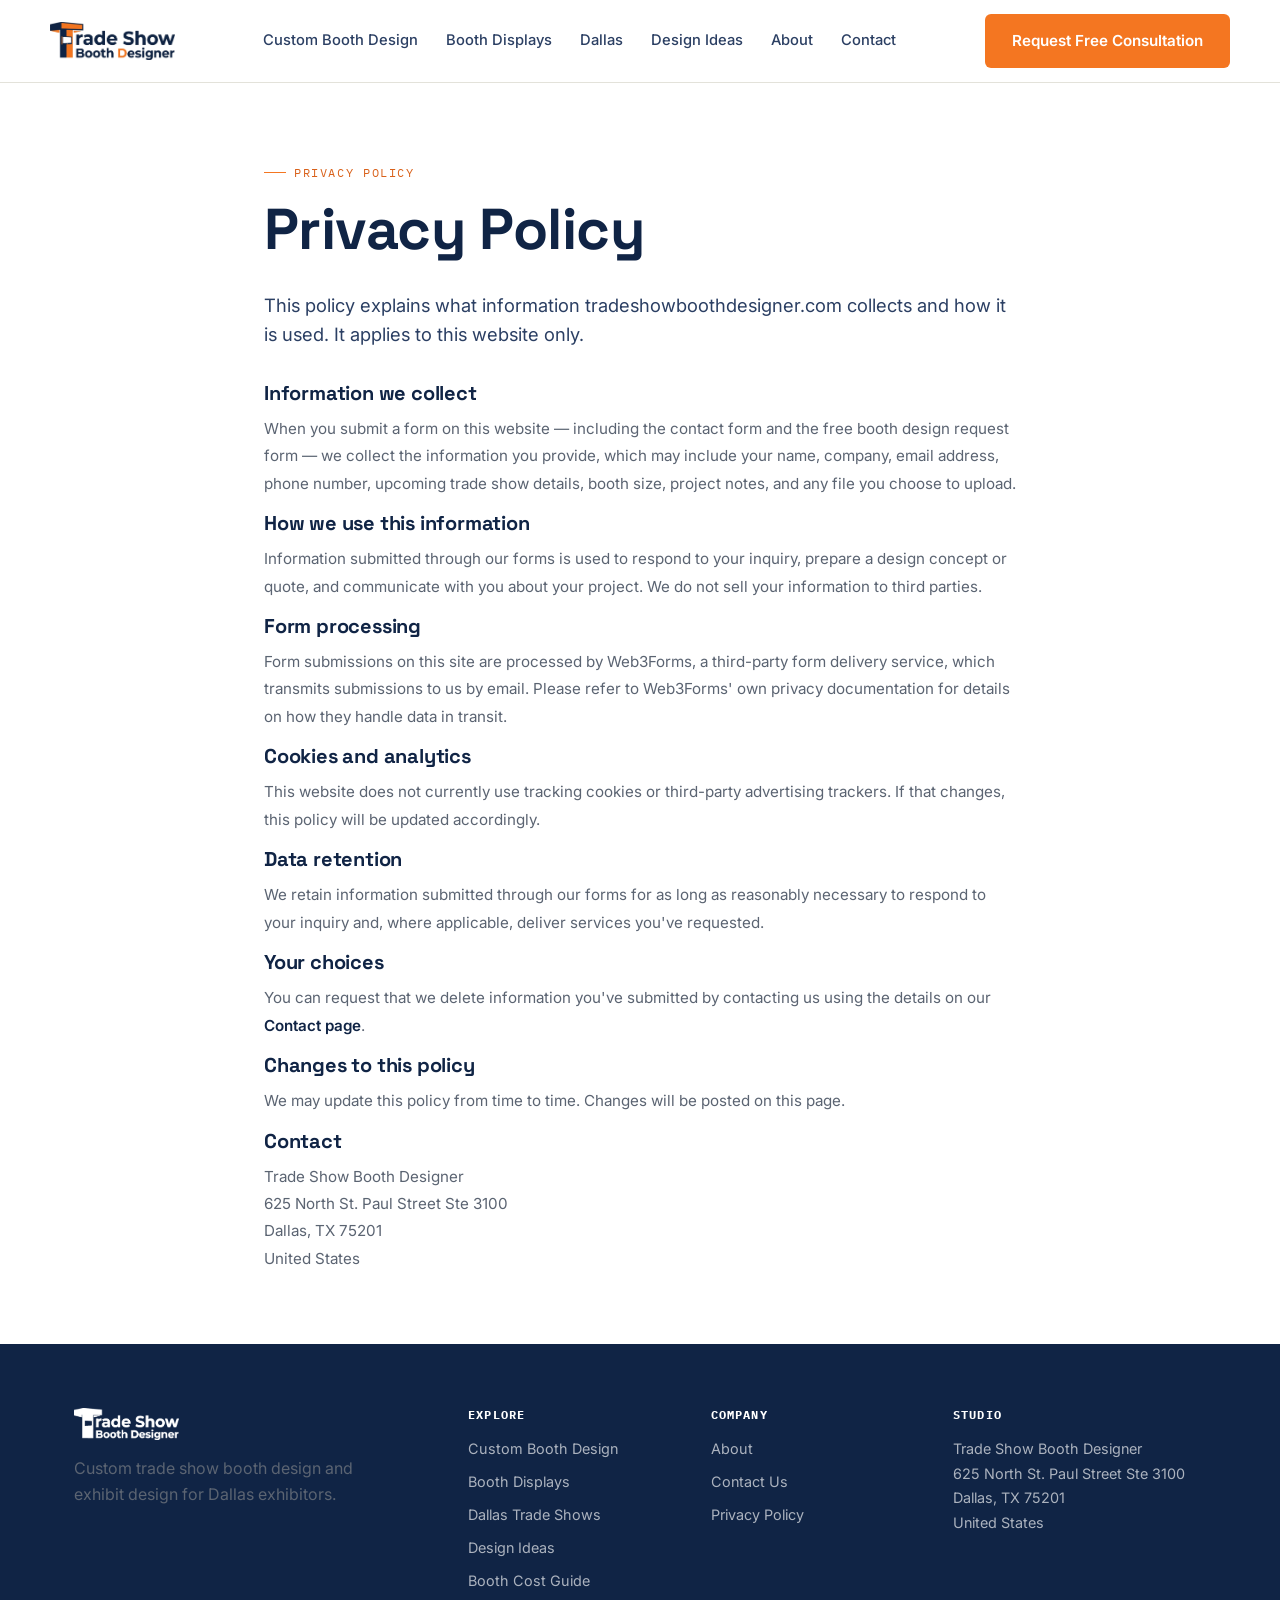
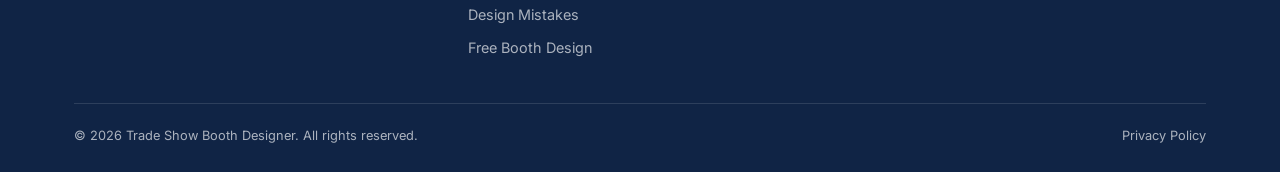
<file: privacy-policy.html>
<!DOCTYPE html>
<html lang="en">
<head>
<!-- Microsoft Clarity -->
<script type="text/javascript">
    (function(c,l,a,r,i,t,y){
        c[a]=c[a]||function(){(c[a].q=c[a].q||[]).push(arguments)};
        t=l.createElement(r);t.async=1;t.src="https://www.clarity.ms/tag/"+i;
        y=l.getElementsByTagName(r)[0];y.parentNode.insertBefore(t,y);
    })(window, document, "clarity", "script", "y7i87oae4i");
</script>
<meta charset="UTF-8">
<meta name="viewport" content="width=device-width, initial-scale=1.0">

<!-- Google tag (gtag.js) -->
<script async src="https://www.googletagmanager.com/gtag/js?id=G-KVHQL084YX"></script>
<script>
  window.dataLayer = window.dataLayer || [];
  function gtag(){dataLayer.push(arguments);}
  gtag('js', new Date());
  gtag('config', 'G-KVHQL084YX');
</script>
<title>Privacy Policy | Trade Show Booth Designer</title>
<meta name="description" content="Privacy policy for Trade Show Booth Designer, explaining what information is collected through this website and how it is used.">
<link rel="canonical" href="https://tradeshowboothdesigner.com/privacy-policy.html">
<link rel="icon" href="assets/images/favicon.ico" sizes="any">
<link rel="icon" type="image/png" sizes="32x32" href="assets/images/favicon-32.png">
<link rel="apple-touch-icon" href="assets/images/apple-touch-icon.png">
<link rel="preconnect" href="https://fonts.googleapis.com">
<link rel="preconnect" href="https://fonts.gstatic.com" crossorigin>
<link href="https://fonts.googleapis.com/css2?family=Space+Grotesk:wght@500;600;700&family=Inter:wght@400;500;600;700&family=IBM+Plex+Mono:wght@400;500&display=swap" rel="stylesheet">
<link rel="stylesheet" href="assets/css/style.css">
</head>
<body>
<a class="skip-link" href="#main">Skip to content</a>
<header class="site-header">
  <div class="container nav-wrap">
    <a href="index.html" class="brand" aria-label="Trade Show Booth Designer — home">
      <img src="assets/images/logo-transparent.png" alt="Trade Show Booth Designer logo" width="140" height="auto" style="height:38px;width:auto;">
    </a>
    <nav class="nav-links" id="navLinks" aria-label="Primary">
      <a href="custom-trade-show-booth-design.html">Custom Booth Design</a>
      <a href="trade-show-booth-displays.html">Booth Displays</a>
      <a href="trade-show-booth-design-dallas.html">Dallas</a>
      <a href="trade-show-booth-design-ideas.html">Design Ideas</a>
      <a href="about.html">About</a>
      <a href="contactus.html">Contact</a>
      <div class="nav-cta-mobile">
        <a href="free-trade-show-booth-design.html" class="btn btn-primary btn-block">Request Free Consultation</a>
      </div>
    </nav>
    <div class="nav-cta"><a href="free-trade-show-booth-design.html" class="btn btn-primary">Request Free Consultation</a></div>
    <button class="nav-toggle" id="navToggle" aria-label="Toggle menu" aria-expanded="false" aria-controls="navLinks"><span></span></button>
  </div>
</header>

<main id="main">
  <section class="section" style="padding-bottom:0;">
    <div class="container" style="max-width:800px;">
      <p class="eyebrow">Privacy Policy</p>
      <h1>Privacy Policy</h1>
      <p class="lead">This policy explains what information tradeshowboothdesigner.com collects and how it is used. It applies to this website only.</p>
    </div>
  </section>

  <section class="section" style="padding-top:32px;">
    <div class="container" style="max-width:800px; color:var(--muted); font-size:.95rem; line-height:1.8;">

      <h2 style="font-size:1.25rem;">Information we collect</h2>
      <p>When you submit a form on this website — including the contact form and the free booth design request form — we collect the information you provide, which may include your name, company, email address, phone number, upcoming trade show details, booth size, project notes, and any file you choose to upload.</p>

      <h2 style="font-size:1.25rem;">How we use this information</h2>
      <p>Information submitted through our forms is used to respond to your inquiry, prepare a design concept or quote, and communicate with you about your project. We do not sell your information to third parties.</p>

      <h2 style="font-size:1.25rem;">Form processing</h2>
      <p>Form submissions on this site are processed by Web3Forms, a third-party form delivery service, which transmits submissions to us by email. Please refer to Web3Forms' own privacy documentation for details on how they handle data in transit.</p>

      <h2 style="font-size:1.25rem;">Cookies and analytics</h2>
      <p>This website does not currently use tracking cookies or third-party advertising trackers. If that changes, this policy will be updated accordingly.</p>

      <h2 style="font-size:1.25rem;">Data retention</h2>
      <p>We retain information submitted through our forms for as long as reasonably necessary to respond to your inquiry and, where applicable, deliver services you've requested.</p>

      <h2 style="font-size:1.25rem;">Your choices</h2>
      <p>You can request that we delete information you've submitted by contacting us using the details on our <a href="contactus.html" style="color:var(--navy);font-weight:600;">Contact page</a>.</p>

      <h2 style="font-size:1.25rem;">Changes to this policy</h2>
      <p>We may update this policy from time to time. Changes will be posted on this page.</p>

      <h2 style="font-size:1.25rem;">Contact</h2>
      <p>Trade Show Booth Designer<br>625 North St. Paul Street Ste 3100<br>Dallas, TX 75201<br>United States</p>
    </div>
  </section>
</main>

<footer class="site-footer">
  <div class="container">
    <div class="footer-grid">
      <div>
        <div class="footer-brand"><img src="assets/images/logo-white.png" alt="Trade Show Booth Designer" style="height:32px;width:auto;"></div>
        <p style="max-width:32ch;">Custom trade show booth design and exhibit design for Dallas exhibitors.</p>
      </div>
      <div>
        <h4>Explore</h4>
        <div class="footer-links">
          <a href="custom-trade-show-booth-design.html">Custom Booth Design</a>
          <a href="trade-show-booth-displays.html">Booth Displays</a>
          <a href="trade-show-booth-design-dallas.html">Dallas Trade Shows</a>
          <a href="trade-show-booth-design-ideas.html">Design Ideas</a>
          <a href="trade-show-booth-cost.html">Booth Cost Guide</a>
          <a href="trade-show-booth-design-mistakes.html">Design Mistakes</a>
          <a href="free-trade-show-booth-design.html">Free Booth Design</a>
        </div>
      </div>
      <div>
        <h4>Company</h4>
        <div class="footer-links">
          <a href="about.html">About</a>
          <a href="contactus.html">Contact Us</a>
          <a href="privacy-policy.html">Privacy Policy</a>
        </div>
      </div>
      <div>
        <h4>Studio</h4>
        <address class="footer-address">Trade Show Booth Designer<br>625 North St. Paul Street Ste 3100<br>Dallas, TX 75201<br>United States</address>
      </div>
    </div>
    <div class="footer-bottom">
      <span>&copy; <span id="year"></span> Trade Show Booth Designer. All rights reserved.</span>
      <span><a href="privacy-policy.html">Privacy Policy</a></span>
    </div>
  </div>
</footer>
<script src="assets/js/main.js"></script>
</body>
</html>
</file>
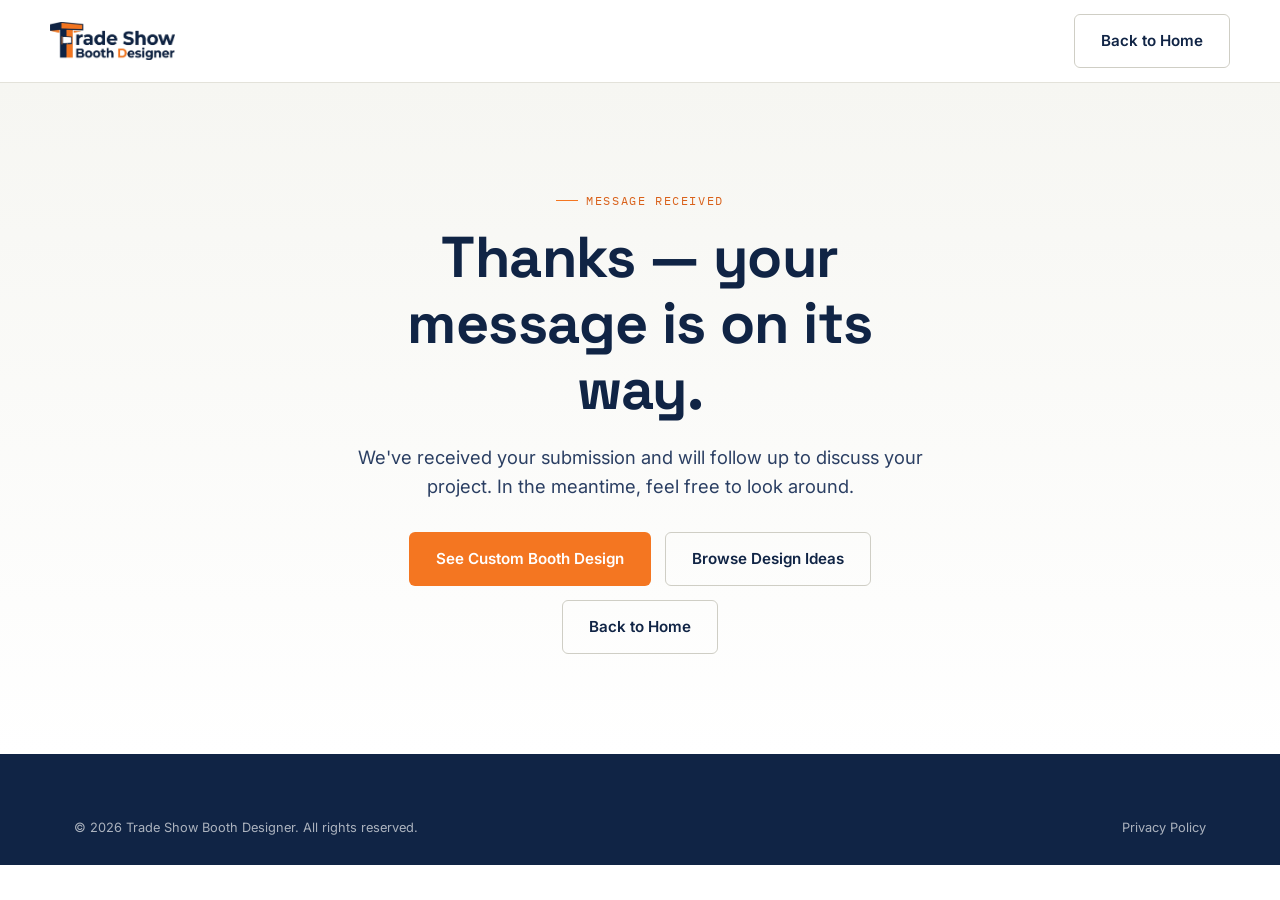
<file: thank-you.html>
<!DOCTYPE html>
<html lang="en">
<head>
<!-- Microsoft Clarity -->
<script type="text/javascript">
    (function(c,l,a,r,i,t,y){
        c[a]=c[a]||function(){(c[a].q=c[a].q||[]).push(arguments)};
        t=l.createElement(r);t.async=1;t.src="https://www.clarity.ms/tag/"+i;
        y=l.getElementsByTagName(r)[0];y.parentNode.insertBefore(t,y);
    })(window, document, "clarity", "script", "y7i87oae4i");
</script>
<meta charset="UTF-8">
<meta name="viewport" content="width=device-width, initial-scale=1.0">

<!-- Google tag (gtag.js) -->
<script async src="https://www.googletagmanager.com/gtag/js?id=G-KVHQL084YX"></script>
<script>
  window.dataLayer = window.dataLayer || [];
  function gtag(){dataLayer.push(arguments);}
  gtag('js', new Date());
  gtag('config', 'G-KVHQL084YX');
</script>
<title>Thank You | Trade Show Booth Designer</title>
<meta name="robots" content="noindex, nofollow">
<link rel="canonical" href="https://tradeshowboothdesigner.com/thank-you.html">
<link rel="icon" href="assets/images/favicon.ico" sizes="any">
<link rel="icon" type="image/png" sizes="32x32" href="assets/images/favicon-32.png">
<link rel="apple-touch-icon" href="assets/images/apple-touch-icon.png">
<link rel="preconnect" href="https://fonts.googleapis.com">
<link rel="preconnect" href="https://fonts.gstatic.com" crossorigin>
<link href="https://fonts.googleapis.com/css2?family=Space+Grotesk:wght@500;600;700&family=Inter:wght@400;500;600;700&family=IBM+Plex+Mono:wght@400;500&display=swap" rel="stylesheet">
<link rel="stylesheet" href="assets/css/style.css">
</head>
<body>
<header class="site-header">
  <div class="container nav-wrap">
    <a href="index.html" class="brand" aria-label="Trade Show Booth Designer — home">
      <img src="assets/images/logo-transparent.png" alt="Trade Show Booth Designer logo" width="140" height="auto" style="height:38px;width:auto;">
    </a>
    <div class="nav-cta"><a href="index.html" class="btn btn-outline">Back to Home</a></div>
  </div>
</header>

<main id="main">
  <section class="hero" style="padding:100px 0; text-align:center;">
    <div class="container" style="max-width:640px;">
      <p class="eyebrow" style="justify-content:center;">Message Received</p>
      <h1>Thanks — your message is on its way.</h1>
      <p class="lead" style="margin:0 auto 30px;">We've received your submission and will follow up to discuss your project. In the meantime, feel free to look around.</p>
      <div style="display:flex; gap:14px; justify-content:center; flex-wrap:wrap;">
        <a href="custom-trade-show-booth-design.html" class="btn btn-primary">See Custom Booth Design</a>
        <a href="trade-show-booth-design-ideas.html" class="btn btn-outline">Browse Design Ideas</a>
        <a href="index.html" class="btn btn-outline">Back to Home</a>
      </div>
    </div>
  </section>
</main>

<footer class="site-footer">
  <div class="container">
    <div class="footer-bottom" style="border-top:none; padding-top:0;">
      <span>&copy; <span id="year"></span> Trade Show Booth Designer. All rights reserved.</span>
      <span><a href="privacy-policy.html">Privacy Policy</a></span>
    </div>
  </div>
</footer>
<script src="assets/js/main.js"></script>
</body>
</html>
</file>
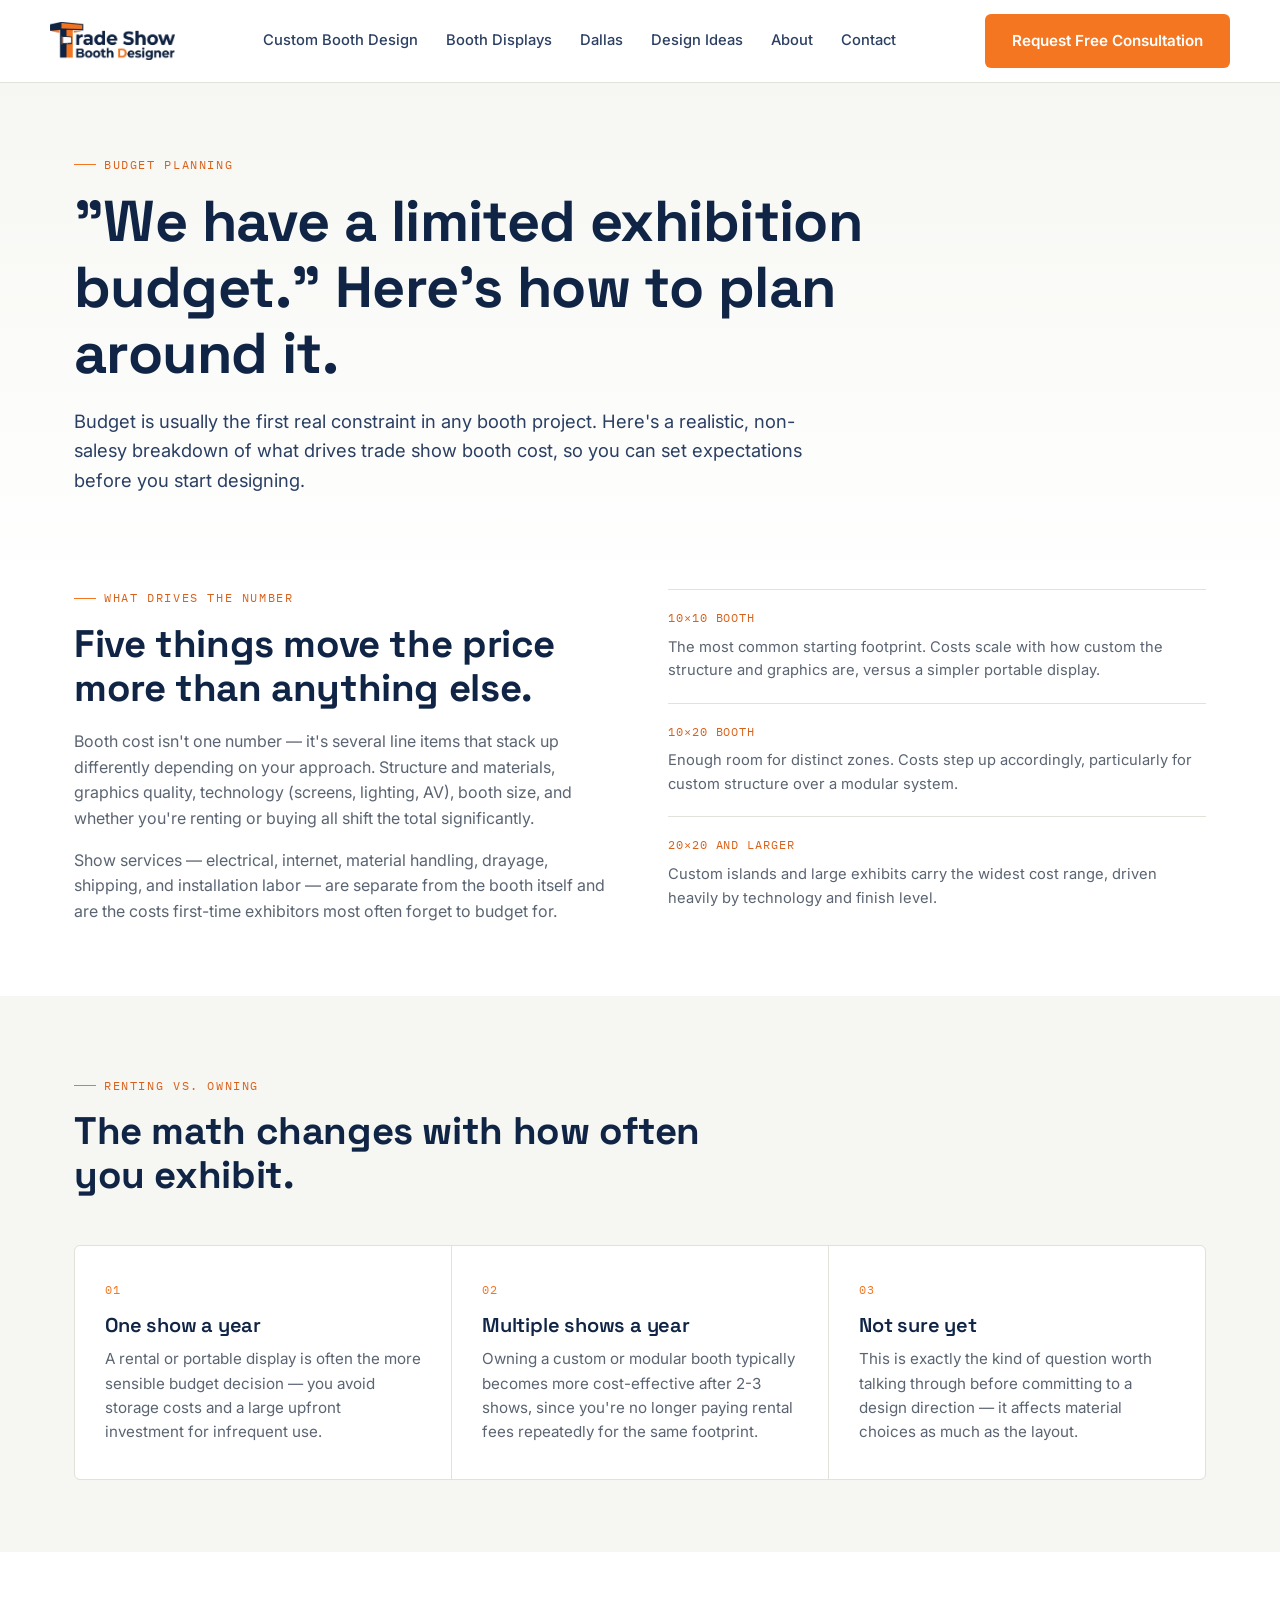
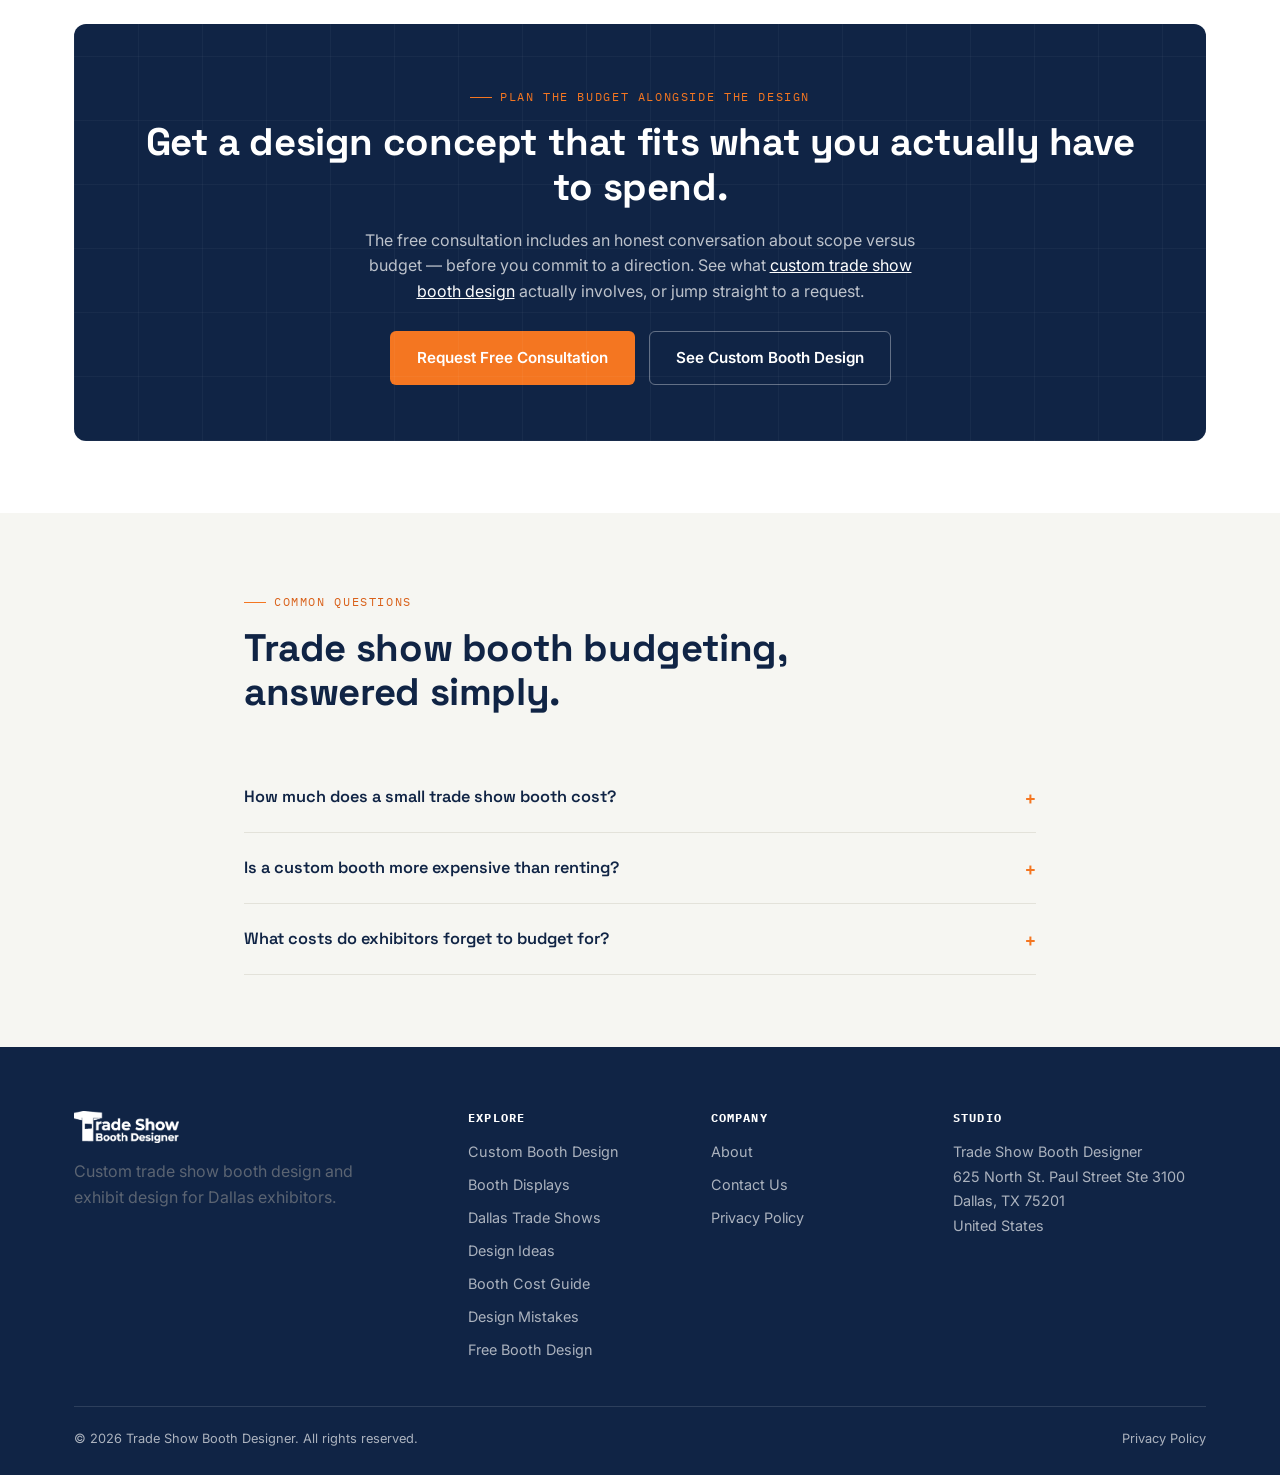
<file: trade-show-booth-cost.html>
<!DOCTYPE html>
<html lang="en">
<head>
<!-- Microsoft Clarity -->
<script type="text/javascript">
    (function(c,l,a,r,i,t,y){
        c[a]=c[a]||function(){(c[a].q=c[a].q||[]).push(arguments)};
        t=l.createElement(r);t.async=1;t.src="https://www.clarity.ms/tag/"+i;
        y=l.getElementsByTagName(r)[0];y.parentNode.insertBefore(t,y);
    })(window, document, "clarity", "script", "y7i87oae4i");
</script>
<meta charset="UTF-8">
<meta name="viewport" content="width=device-width, initial-scale=1.0">

<!-- Google tag (gtag.js) -->
<script async src="https://www.googletagmanager.com/gtag/js?id=G-KVHQL084YX"></script>
<script>
  window.dataLayer = window.dataLayer || [];
  function gtag(){dataLayer.push(arguments);}
  gtag('js', new Date());
  gtag('config', 'G-KVHQL084YX');
</script>
<title>Trade Show Booth Cost: What to Budget in 2026 | Trade Show Booth Designer</title>
<meta name="description" content="What does a trade show booth actually cost? A realistic breakdown by booth size and approach, so you can set a budget before you start designing.">
<link rel="canonical" href="https://tradeshowboothdesigner.com/trade-show-booth-cost.html">
<meta property="og:type" content="website">
<meta property="og:site_name" content="Trade Show Booth Designer">
<meta property="og:title" content="Trade Show Booth Cost: What to Budget in 2026">
<meta property="og:description" content="A realistic breakdown of trade show booth costs by size and approach, so you can set a budget before you start designing.">
<meta property="og:url" content="https://tradeshowboothdesigner.com/trade-show-booth-cost.html">
<meta property="og:image" content="https://tradeshowboothdesigner.com/assets/images/logo-transparent.png">
<meta name="twitter:card" content="summary_large_image">
<link rel="icon" href="assets/images/favicon.ico" sizes="any">
<link rel="icon" type="image/png" sizes="32x32" href="assets/images/favicon-32.png">
<link rel="icon" type="image/png" sizes="192x192" href="assets/images/favicon-192.png">
<link rel="apple-touch-icon" href="assets/images/apple-touch-icon.png">
<link rel="preconnect" href="https://fonts.googleapis.com">
<link rel="preconnect" href="https://fonts.gstatic.com" crossorigin>
<link href="https://fonts.googleapis.com/css2?family=Space+Grotesk:wght@500;600;700&family=Inter:wght@400;500;600;700&family=IBM+Plex+Mono:wght@400;500&display=swap" rel="stylesheet">
<link rel="stylesheet" href="assets/css/style.css">
<script type="application/ld+json">
{"@context":"https://schema.org","@type":"BreadcrumbList","itemListElement":[
{"@type":"ListItem","position":1,"name":"Home","item":"https://tradeshowboothdesigner.com/"},
{"@type":"ListItem","position":2,"name":"Trade Show Booth Cost","item":"https://tradeshowboothdesigner.com/trade-show-booth-cost.html"}]}
</script>
<script type="application/ld+json">
{"@context":"https://schema.org","@type":"FAQPage","mainEntity":[
{"@type":"Question","name":"How much does a small trade show booth cost?","acceptedAnswer":{"@type":"Answer","text":"A basic 10x10 setup — a portable display, simple graphics and a table — typically runs a few thousand dollars. A custom-designed 10x10 with more structure, lighting and graphics costs more, but gives you a booth built specifically around your brand rather than a generic display."}},
{"@type":"Question","name":"Is a custom booth more expensive than renting?","acceptedAnswer":{"@type":"Answer","text":"Per show, a custom booth usually costs more upfront than a rental. But if you exhibit at multiple shows a year, a custom or modular booth you own and reuse often becomes more cost-effective over 2-3 shows than repeatedly renting."}},
{"@type":"Question","name":"What costs do exhibitors forget to budget for?","acceptedAnswer":{"@type":"Answer","text":"Beyond the booth itself: show services like electrical and internet, material handling and drayage, shipping, installation and dismantle labor, and staff travel. These add up separately from the booth design and structure."}}
]}
</script>
</head>
<body>
<a class="skip-link" href="#main">Skip to content</a>
<header class="site-header">
  <div class="container nav-wrap">
    <a href="index.html" class="brand" aria-label="Trade Show Booth Designer — home">
      <img src="assets/images/logo-transparent.png" alt="Trade Show Booth Designer logo" width="140" height="auto" style="height:38px;width:auto;">
    </a>
    <nav class="nav-links" id="navLinks" aria-label="Primary">
      <a href="custom-trade-show-booth-design.html">Custom Booth Design</a>
      <a href="trade-show-booth-displays.html">Booth Displays</a>
      <a href="trade-show-booth-design-dallas.html">Dallas</a>
      <a href="trade-show-booth-design-ideas.html">Design Ideas</a>
      <a href="about.html">About</a>
      <a href="contactus.html">Contact</a>
      <div class="nav-cta-mobile">
        <a href="free-trade-show-booth-design.html" class="btn btn-primary btn-block">Request Free Consultation</a>
      </div>
    </nav>
    <div class="nav-cta"><a href="free-trade-show-booth-design.html" class="btn btn-primary">Request Free Consultation</a></div>
    <button class="nav-toggle" id="navToggle" aria-label="Toggle menu" aria-expanded="false" aria-controls="navLinks"><span></span></button>
  </div>
</header>

<main id="main">
  <section class="hero" style="padding:64px 0 56px;">
    <div class="container">
      <p class="eyebrow">Budget Planning</p>
      <h1 style="max-width:22ch;">"We have a limited exhibition budget." Here's how to plan around it.</h1>
      <p class="lead" style="max-width:64ch;">Budget is usually the first real constraint in any booth project. Here's a realistic, non-salesy breakdown of what drives trade show booth cost, so you can set expectations before you start designing.</p>
    </div>
  </section>

  <section class="section" style="padding-top:0;">
    <div class="container">
      <div class="about-grid reveal">
        <div>
          <p class="eyebrow">What drives the number</p>
          <h2>Five things move the price more than anything else.</h2>
          <p>Booth cost isn't one number — it's several line items that stack up differently depending on your approach. Structure and materials, graphics quality, technology (screens, lighting, AV), booth size, and whether you're renting or buying all shift the total significantly.</p>
          <p>Show services — electrical, internet, material handling, drayage, shipping, and installation labor — are separate from the booth itself and are the costs first-time exhibitors most often forget to budget for.</p>
        </div>
        <div>
          <div class="fact-list" style="grid-template-columns:1fr;">
            <div class="fact-item">
              <span class="fact-num">10×10 BOOTH</span>
              <p>The most common starting footprint. Costs scale with how custom the structure and graphics are, versus a simpler portable display.</p>
            </div>
            <div class="fact-item">
              <span class="fact-num">10×20 BOOTH</span>
              <p>Enough room for distinct zones. Costs step up accordingly, particularly for custom structure over a modular system.</p>
            </div>
            <div class="fact-item">
              <span class="fact-num">20×20 AND LARGER</span>
              <p>Custom islands and large exhibits carry the widest cost range, driven heavily by technology and finish level.</p>
            </div>
          </div>
        </div>
      </div>
    </div>
  </section>

  <section class="section section-alt">
    <div class="container">
      <div class="section-head reveal">
        <p class="eyebrow">Renting vs. owning</p>
        <h2>The math changes with how often you exhibit.</h2>
      </div>
      <div class="pain-grid reveal">
        <div class="pain-card">
          <span class="pain-num">01</span>
          <h3>One show a year</h3>
          <p>A rental or portable display is often the more sensible budget decision — you avoid storage costs and a large upfront investment for infrequent use.</p>
        </div>
        <div class="pain-card">
          <span class="pain-num">02</span>
          <h3>Multiple shows a year</h3>
          <p>Owning a custom or modular booth typically becomes more cost-effective after 2-3 shows, since you're no longer paying rental fees repeatedly for the same footprint.</p>
        </div>
        <div class="pain-card">
          <span class="pain-num">03</span>
          <h3>Not sure yet</h3>
          <p>This is exactly the kind of question worth talking through before committing to a design direction — it affects material choices as much as the layout.</p>
        </div>
      </div>
    </div>
  </section>

  <section class="section">
    <div class="container">
      <div class="promo-band reveal">
        <div class="promo-grid" style="grid-template-columns:1fr; text-align:center;">
          <div>
            <p class="eyebrow" style="color:#F47621; justify-content:center;">Plan the Budget Alongside the Design</p>
            <h2 style="max-width:none;">Get a design concept that fits what you actually have to spend.</h2>
            <p style="max-width:56ch; margin:0 auto;">The free consultation includes an honest conversation about scope versus budget — before you commit to a direction. See what <a href="custom-trade-show-booth-design.html" style="color:#fff;text-decoration:underline;">custom trade show booth design</a> actually involves, or jump straight to a request.</p>
            <div style="margin-top:26px; display:flex; gap:14px; justify-content:center; flex-wrap:wrap;">
              <a href="free-trade-show-booth-design.html" class="btn btn-primary">Request Free Consultation</a>
              <a href="custom-trade-show-booth-design.html" class="btn btn-outline" style="border-color:rgba(255,255,255,.35); color:#fff;">See Custom Booth Design</a>
            </div>
          </div>
        </div>
      </div>
    </div>
  </section>

  <section class="section section-alt">
    <div class="container" style="max-width:840px;">
      <div class="section-head reveal">
        <p class="eyebrow">Common questions</p>
        <h2>Trade show booth budgeting, answered simply.</h2>
      </div>
      <div class="reveal">
        <div class="faq-item">
          <button class="faq-q" aria-expanded="false">How much does a small trade show booth cost?<span class="plus">+</span></button>
          <div class="faq-a"><p>A basic 10×10 setup — a portable display, simple graphics and a table — typically runs a few thousand dollars. A custom-designed 10×10 with more structure, lighting and graphics costs more, but gives you a booth built specifically around your brand rather than a generic display.</p></div>
        </div>
        <div class="faq-item">
          <button class="faq-q" aria-expanded="false">Is a custom booth more expensive than renting?<span class="plus">+</span></button>
          <div class="faq-a"><p>Per show, a custom booth usually costs more upfront than a rental. But if you exhibit at multiple shows a year, a custom or modular booth you own and reuse often becomes more cost-effective over 2-3 shows than repeatedly renting. See how <a href="trade-show-booth-displays.html" style="text-decoration:underline;">custom, modular and portable displays</a> compare.</p></div>
        </div>
        <div class="faq-item">
          <button class="faq-q" aria-expanded="false">What costs do exhibitors forget to budget for?<span class="plus">+</span></button>
          <div class="faq-a"><p>Beyond the booth itself: show services like electrical and internet, material handling and drayage, shipping, installation and dismantle labor, and staff travel. These add up separately from the booth design and structure.</p></div>
        </div>
      </div>
    </div>
  </section>
</main>

<footer class="site-footer">
  <div class="container">
    <div class="footer-grid">
      <div>
        <div class="footer-brand"><img src="assets/images/logo-white.png" alt="Trade Show Booth Designer" style="height:32px;width:auto;"></div>
        <p style="max-width:32ch;">Custom trade show booth design and exhibit design for Dallas exhibitors.</p>
      </div>
      <div>
        <h4>Explore</h4>
        <div class="footer-links">
          <a href="custom-trade-show-booth-design.html">Custom Booth Design</a>
          <a href="trade-show-booth-displays.html">Booth Displays</a>
          <a href="trade-show-booth-design-dallas.html">Dallas Trade Shows</a>
          <a href="trade-show-booth-design-ideas.html">Design Ideas</a>
          <a href="trade-show-booth-cost.html">Booth Cost Guide</a>
          <a href="trade-show-booth-design-mistakes.html">Design Mistakes</a>
          <a href="free-trade-show-booth-design.html">Free Booth Design</a>
        </div>
      </div>
      <div>
        <h4>Company</h4>
        <div class="footer-links">
          <a href="about.html">About</a>
          <a href="contactus.html">Contact Us</a>
          <a href="privacy-policy.html">Privacy Policy</a>
        </div>
      </div>
      <div>
        <h4>Studio</h4>
        <address class="footer-address">Trade Show Booth Designer<br>625 North St. Paul Street Ste 3100<br>Dallas, TX 75201<br>United States</address>
      </div>
    </div>
    <div class="footer-bottom">
      <span>&copy; <span id="year"></span> Trade Show Booth Designer. All rights reserved.</span>
      <span><a href="privacy-policy.html">Privacy Policy</a></span>
    </div>
  </div>
</footer>
<script src="assets/js/main.js"></script>
</body>
</html>
</file>
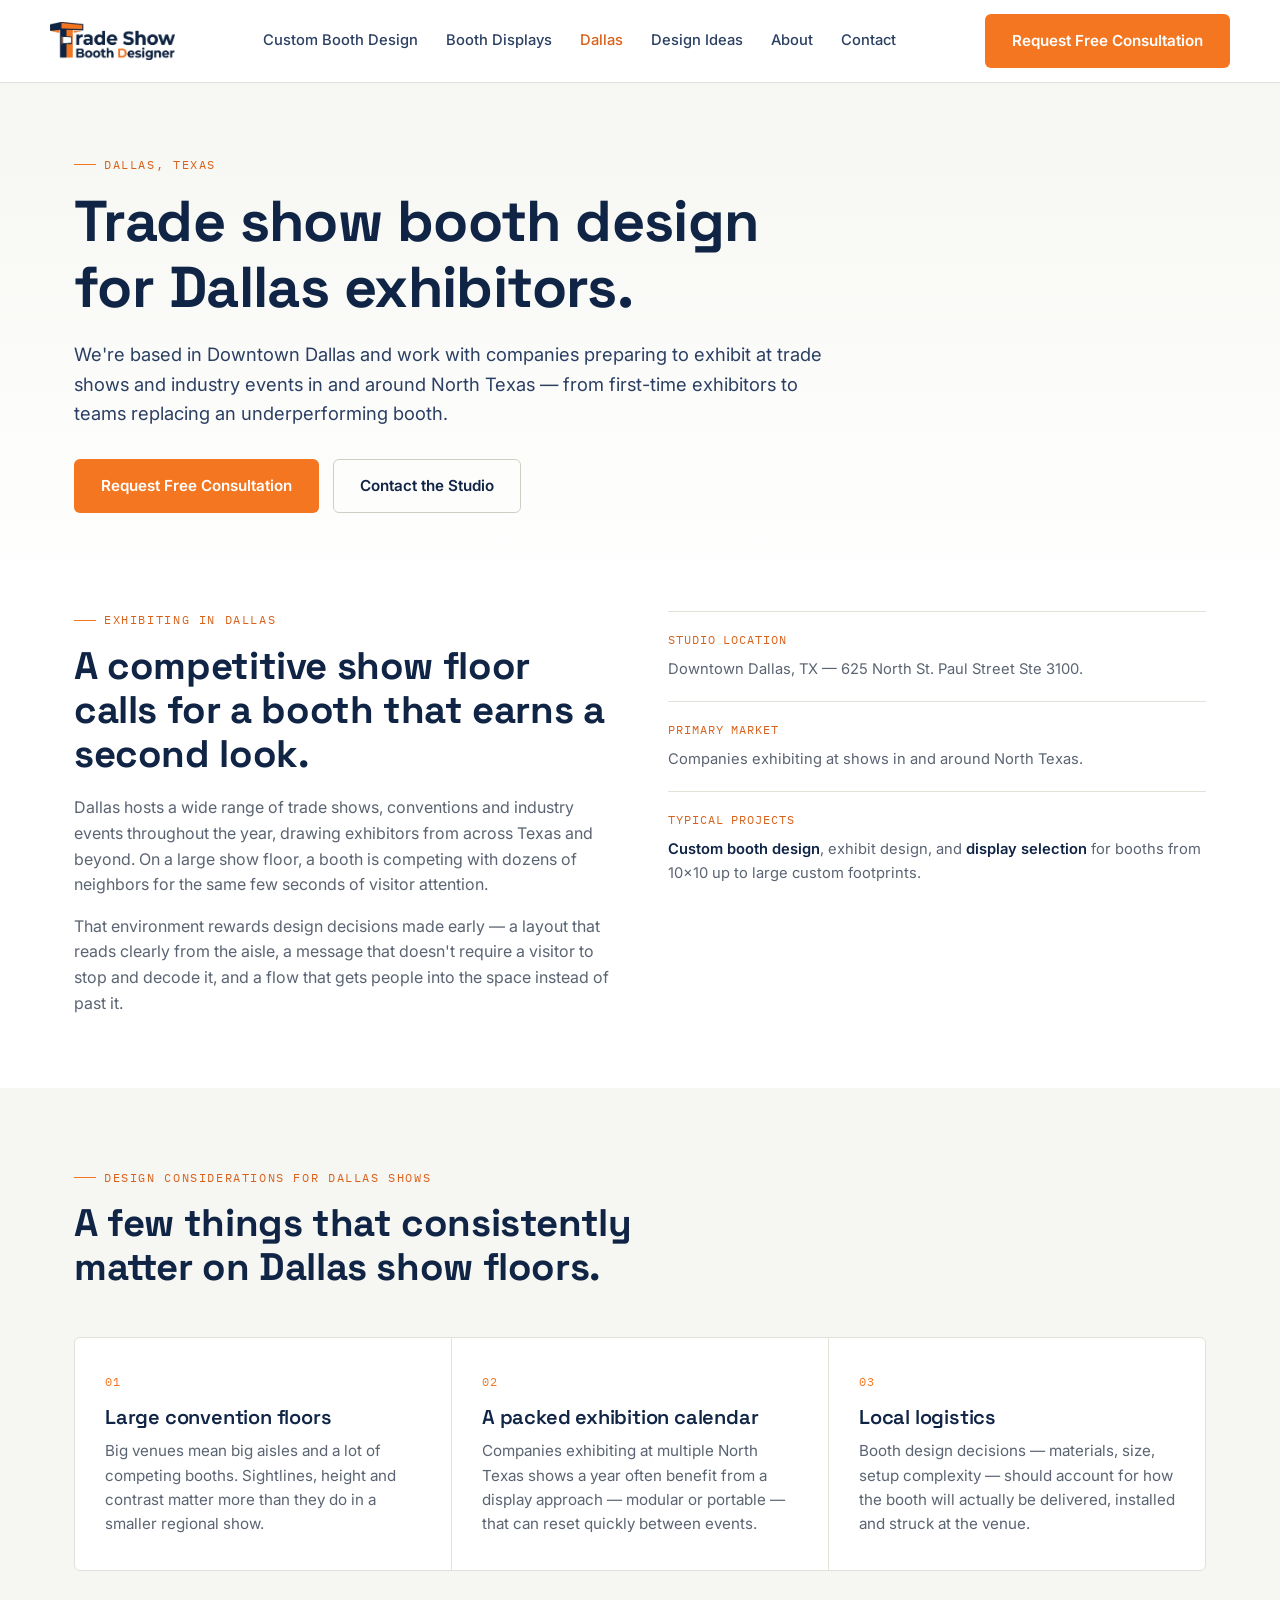
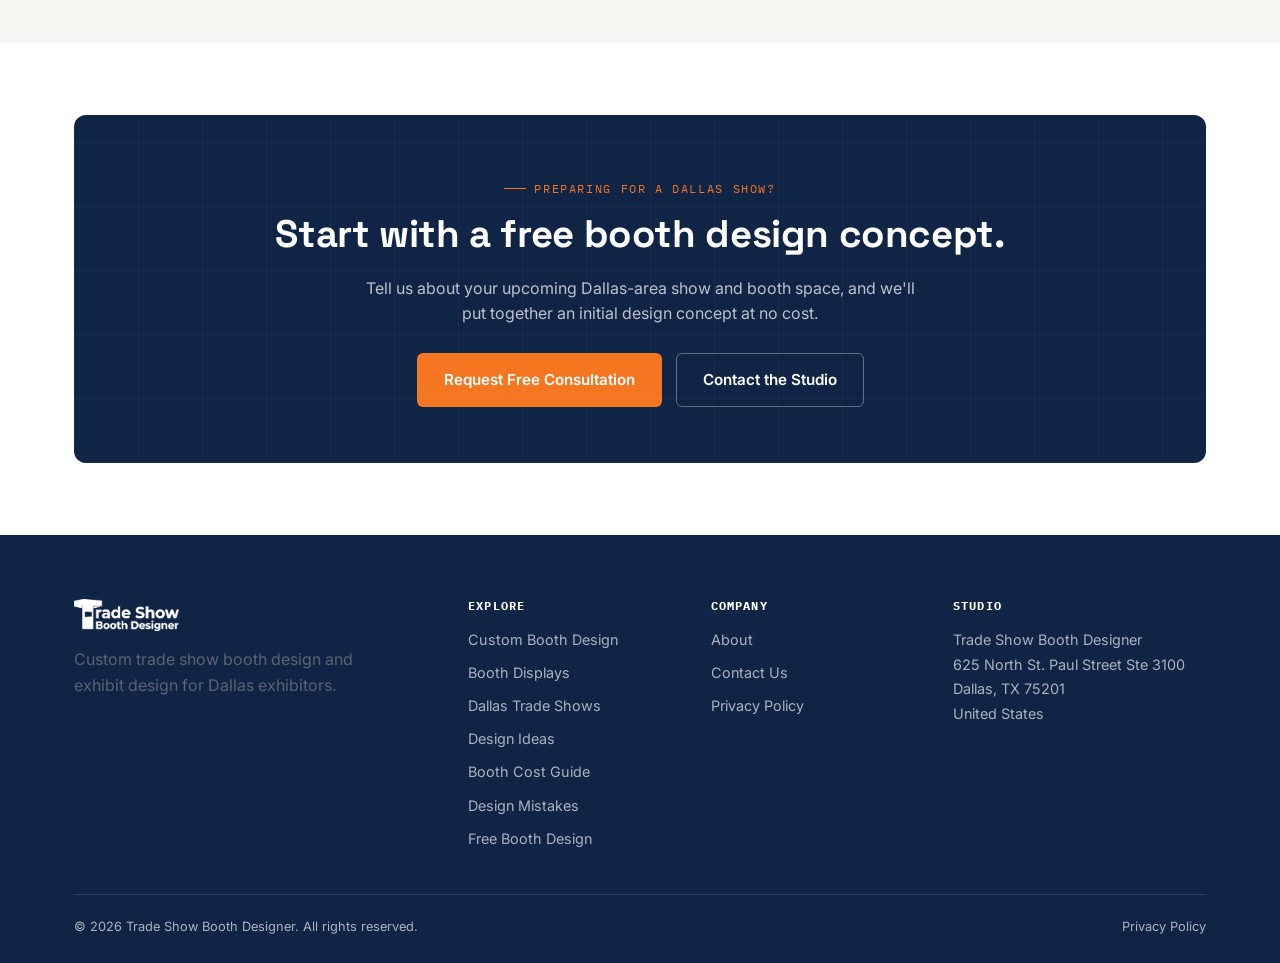
<file: trade-show-booth-design-dallas.html>
<!DOCTYPE html>
<html lang="en">
<head>
<!-- Microsoft Clarity -->
<script type="text/javascript">
    (function(c,l,a,r,i,t,y){
        c[a]=c[a]||function(){(c[a].q=c[a].q||[]).push(arguments)};
        t=l.createElement(r);t.async=1;t.src="https://www.clarity.ms/tag/"+i;
        y=l.getElementsByTagName(r)[0];y.parentNode.insertBefore(t,y);
    })(window, document, "clarity", "script", "y7i87oae4i");
</script>
<meta charset="UTF-8">
<meta name="viewport" content="width=device-width, initial-scale=1.0">

<!-- Google tag (gtag.js) -->
<script async src="https://www.googletagmanager.com/gtag/js?id=G-KVHQL084YX"></script>
<script>
  window.dataLayer = window.dataLayer || [];
  function gtag(){dataLayer.push(arguments);}
  gtag('js', new Date());
  gtag('config', 'G-KVHQL084YX');
</script>
<title>Trade Show Booth Design in Dallas | Custom Exhibit Design</title>
<meta name="description" content="Trade show booth design and exhibit design for Dallas exhibitors. A Downtown Dallas studio focused on custom booth layout, branding, visitor flow and display selection.">
<link rel="canonical" href="https://tradeshowboothdesigner.com/trade-show-booth-design-dallas.html">

<meta property="og:type" content="website">
<meta property="og:site_name" content="Trade Show Booth Designer">
<meta property="og:title" content="Dallas Trade Show Booth Design Services | Trade Show Booth Designer">
<meta property="og:description" content="Trade show booth design services for exhibitors in Dallas, Texas — custom booth layout, branding and visitor flow.">
<meta property="og:url" content="https://tradeshowboothdesigner.com/trade-show-booth-design-dallas.html">
<meta property="og:image" content="https://tradeshowboothdesigner.com/assets/images/logo-transparent.png">
<meta name="twitter:card" content="summary_large_image">

<link rel="icon" href="assets/images/favicon.ico" sizes="any">
<link rel="icon" type="image/png" sizes="32x32" href="assets/images/favicon-32.png">
<link rel="icon" type="image/png" sizes="192x192" href="assets/images/favicon-192.png">
<link rel="apple-touch-icon" href="assets/images/apple-touch-icon.png">

<link rel="preconnect" href="https://fonts.googleapis.com">
<link rel="preconnect" href="https://fonts.gstatic.com" crossorigin>
<link href="https://fonts.googleapis.com/css2?family=Space+Grotesk:wght@500;600;700&family=Inter:wght@400;500;600;700&family=IBM+Plex+Mono:wght@400;500&display=swap" rel="stylesheet">

<link rel="stylesheet" href="assets/css/style.css">

<script type="application/ld+json">
{
  "@context": "https://schema.org",
  "@type": "ProfessionalService",
  "name": "Trade Show Booth Designer",
  "url": "https://tradeshowboothdesigner.com/trade-show-booth-design-dallas.html",
  "logo": "https://tradeshowboothdesigner.com/assets/images/logo-transparent.png",
  "address": {
    "@type": "PostalAddress",
    "streetAddress": "625 North St. Paul Street Ste 3100",
    "addressLocality": "Dallas",
    "addressRegion": "TX",
    "postalCode": "75201",
    "addressCountry": "US"
  },
  "areaServed": {"@type":"City","name":"Dallas"}
}
</script>
<script type="application/ld+json">
{
  "@context": "https://schema.org",
  "@type": "BreadcrumbList",
  "itemListElement": [
    {"@type":"ListItem","position":1,"name":"Home","item":"https://tradeshowboothdesigner.com/"},
    {"@type":"ListItem","position":2,"name":"Dallas Trade Show Booth Design","item":"https://tradeshowboothdesigner.com/trade-show-booth-design-dallas.html"}
  ]
}
</script>
</head>
<body>
<a class="skip-link" href="#main">Skip to content</a>

<!-- ===================== HEADER ===================== -->
<header class="site-header">
  <div class="container nav-wrap">
    <a href="index.html" class="brand" aria-label="Trade Show Booth Designer — home">
      <img src="assets/images/logo-transparent.png" alt="Trade Show Booth Designer logo" width="140" height="auto" style="height:38px;width:auto;">
    </a>

    <nav class="nav-links" id="navLinks" aria-label="Primary">
      <a href="custom-trade-show-booth-design.html">Custom Booth Design</a>
      <a href="trade-show-booth-displays.html">Booth Displays</a>
      <a href="trade-show-booth-design-dallas.html" aria-current="page" style="color:var(--orange-dark);">Dallas</a>
      <a href="trade-show-booth-design-ideas.html">Design Ideas</a>
      <a href="about.html">About</a>
      <a href="contactus.html">Contact</a>
      <div class="nav-cta-mobile">
        <a href="free-trade-show-booth-design.html" class="btn btn-primary btn-block">Request Free Consultation</a>
      </div>
    </nav>

    <div class="nav-cta">
      <a href="free-trade-show-booth-design.html" class="btn btn-primary">Request Free Consultation</a>
    </div>

    <button class="nav-toggle" id="navToggle" aria-label="Toggle menu" aria-expanded="false" aria-controls="navLinks">
      <span></span>
    </button>
  </div>
</header>

<main id="main">

  <!-- ===================== PAGE HEADER ===================== -->
  <section class="hero" style="padding:64px 0 56px;">
    <div class="container">
      <p class="eyebrow">Dallas, Texas</p>
      <h1 style="max-width:20ch;">Trade show booth design for Dallas exhibitors.</h1>
      <p class="lead" style="max-width:64ch;">We're based in Downtown Dallas and work with companies preparing to exhibit at trade shows and industry events in and around North Texas — from first-time exhibitors to teams replacing an underperforming booth.</p>
      <div class="hero-ctas" style="margin-top:26px;">
        <a href="free-trade-show-booth-design.html" class="btn btn-primary">Request Free Consultation</a>
        <a href="contactus.html" class="btn btn-outline">Contact the Studio</a>
      </div>
    </div>
  </section>

  <!-- ===================== DALLAS CONTEXT ===================== -->
  <section class="section" style="padding-top:0;">
    <div class="container">
      <div class="about-grid reveal">
        <div>
          <p class="eyebrow">Exhibiting in Dallas</p>
          <h2>A competitive show floor calls for a booth that earns a second look.</h2>
          <p>Dallas hosts a wide range of trade shows, conventions and industry events throughout the year, drawing exhibitors from across Texas and beyond. On a large show floor, a booth is competing with dozens of neighbors for the same few seconds of visitor attention.</p>
          <p>That environment rewards design decisions made early — a layout that reads clearly from the aisle, a message that doesn't require a visitor to stop and decode it, and a flow that gets people into the space instead of past it.</p>
        </div>
        <div>
          <div class="fact-list" style="grid-template-columns:1fr;">
            <div class="fact-item">
              <span class="fact-num">STUDIO LOCATION</span>
              <p>Downtown Dallas, TX — 625 North St. Paul Street Ste 3100.</p>
            </div>
            <div class="fact-item">
              <span class="fact-num">PRIMARY MARKET</span>
              <p>Companies exhibiting at shows in and around North Texas.</p>
            </div>
            <div class="fact-item">
              <span class="fact-num">TYPICAL PROJECTS</span>
              <p><a href="custom-trade-show-booth-design.html" style="color:var(--navy);font-weight:600;">Custom booth design</a>, exhibit design, and <a href="trade-show-booth-displays.html" style="color:var(--navy);font-weight:600;">display selection</a> for booths from 10×10 up to large custom footprints.</p>
            </div>
          </div>
        </div>
      </div>
    </div>
  </section>

  <!-- ===================== WHAT MATTERS LOCALLY ===================== -->
  <section class="section section-alt">
    <div class="container">
      <div class="section-head reveal">
        <p class="eyebrow">Design considerations for Dallas shows</p>
        <h2>A few things that consistently matter on Dallas show floors.</h2>
      </div>
      <div class="pain-grid reveal">
        <div class="pain-card">
          <span class="pain-num">01</span>
          <h3>Large convention floors</h3>
          <p>Big venues mean big aisles and a lot of competing booths. Sightlines, height and contrast matter more than they do in a smaller regional show.</p>
        </div>
        <div class="pain-card">
          <span class="pain-num">02</span>
          <h3>A packed exhibition calendar</h3>
          <p>Companies exhibiting at multiple North Texas shows a year often benefit from a display approach — modular or portable — that can reset quickly between events.</p>
        </div>
        <div class="pain-card">
          <span class="pain-num">03</span>
          <h3>Local logistics</h3>
          <p>Booth design decisions — materials, size, setup complexity — should account for how the booth will actually be delivered, installed and struck at the venue.</p>
        </div>
      </div>
    </div>
  </section>

  <!-- ===================== CTA BAND ===================== -->
  <section class="section">
    <div class="container">
      <div class="promo-band reveal">
        <div class="promo-grid" style="grid-template-columns:1fr; text-align:center;">
          <div>
            <p class="eyebrow" style="color:#F47621; justify-content:center;">Preparing for a Dallas Show?</p>
            <h2 style="max-width:none;">Start with a free booth design concept.</h2>
            <p style="max-width:56ch; margin:0 auto;">Tell us about your upcoming Dallas-area show and booth space, and we'll put together an initial design concept at no cost.</p>
            <div style="margin-top:26px; display:flex; gap:14px; justify-content:center; flex-wrap:wrap;">
              <a href="free-trade-show-booth-design.html" class="btn btn-primary">Request Free Consultation</a>
              <a href="contactus.html" class="btn btn-outline" style="border-color:rgba(255,255,255,.35); color:#fff;">Contact the Studio</a>
            </div>
          </div>
        </div>
      </div>
    </div>
  </section>

</main>

<!-- ===================== FOOTER ===================== -->
<footer class="site-footer">
  <div class="container">
    <div class="footer-grid">
      <div>
        <div class="footer-brand">
          <img src="assets/images/logo-white.png" alt="Trade Show Booth Designer" style="height:32px;width:auto;">
        </div>
        <p style="max-width:32ch;">Custom trade show booth design and exhibit design for Dallas exhibitors.</p>
      </div>

      <div>
        <h4>Explore</h4>
        <div class="footer-links">
          <a href="custom-trade-show-booth-design.html">Custom Booth Design</a>
          <a href="trade-show-booth-displays.html">Booth Displays</a>
          <a href="trade-show-booth-design-dallas.html">Dallas Trade Shows</a>
          <a href="trade-show-booth-design-ideas.html">Design Ideas</a>
          <a href="trade-show-booth-cost.html">Booth Cost Guide</a>
          <a href="trade-show-booth-design-mistakes.html">Design Mistakes</a>
          <a href="free-trade-show-booth-design.html">Free Booth Design</a>
        </div>
      </div>

      <div>
        <h4>Company</h4>
        <div class="footer-links">
          <a href="about.html">About</a>
          <a href="contactus.html">Contact Us</a>
          <a href="privacy-policy.html">Privacy Policy</a>
        </div>
      </div>

      <div>
        <h4>Studio</h4>
        <address class="footer-address">
          Trade Show Booth Designer<br>
          625 North St. Paul Street Ste 3100<br>
          Dallas, TX 75201<br>
          United States
        </address>
      </div>
    </div>

    <div class="footer-bottom">
      <span>&copy; <span id="year"></span> Trade Show Booth Designer. All rights reserved.</span>
      <span><a href="privacy-policy.html">Privacy Policy</a></span>
    </div>
  </div>
</footer>

<script src="assets/js/main.js"></script>
</body>
</html>
</file>
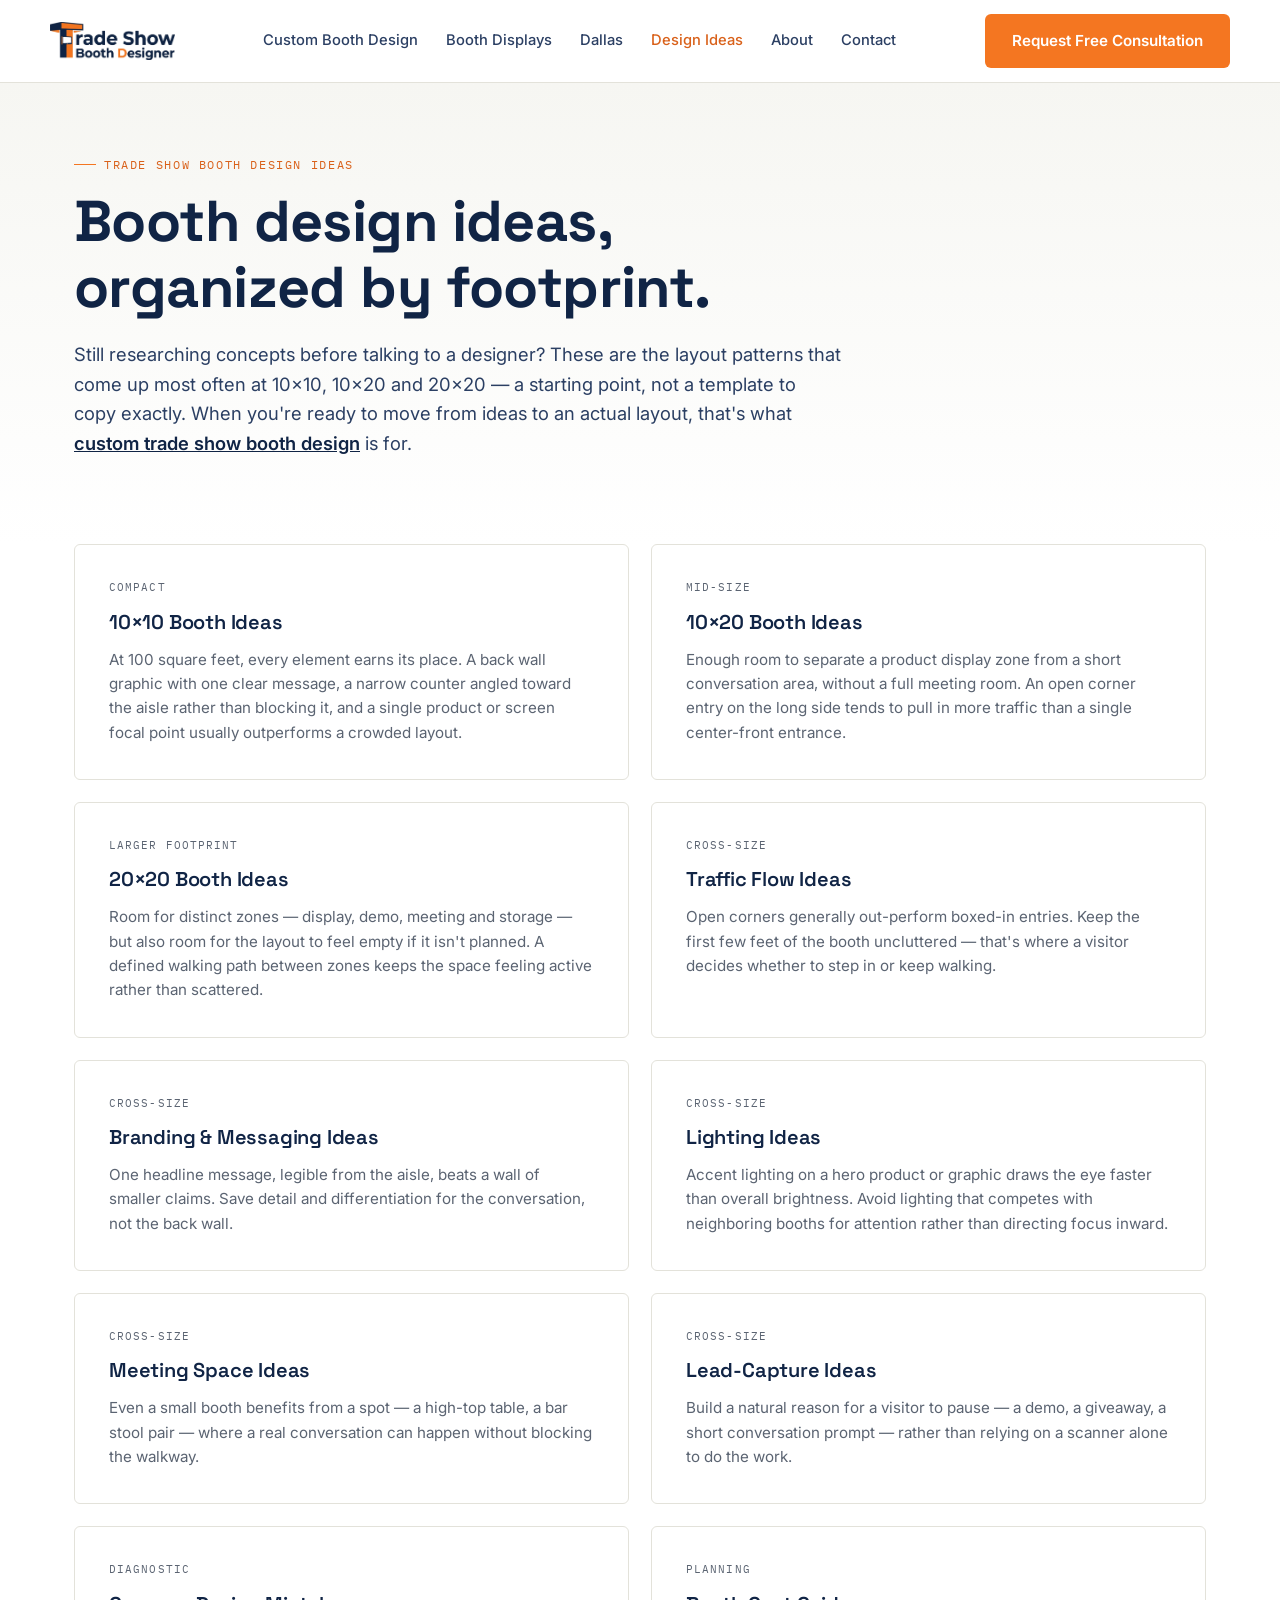
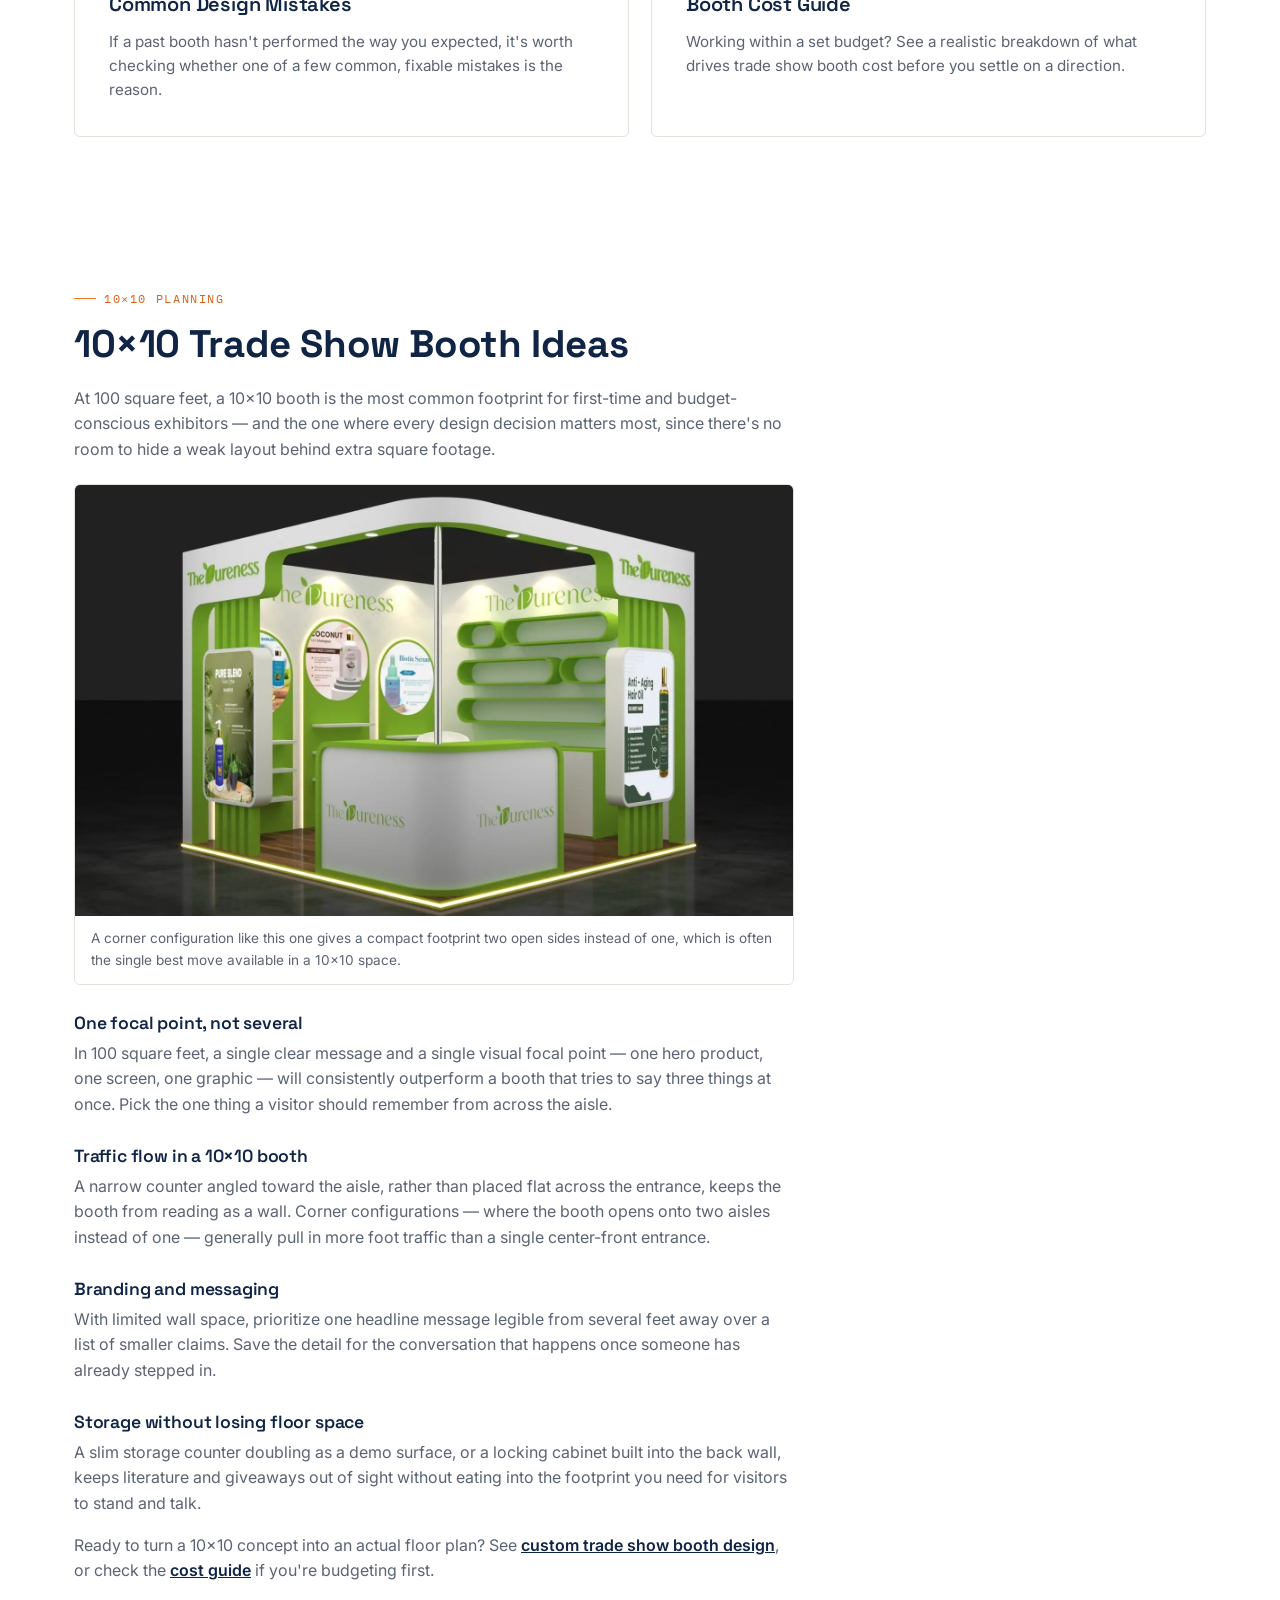
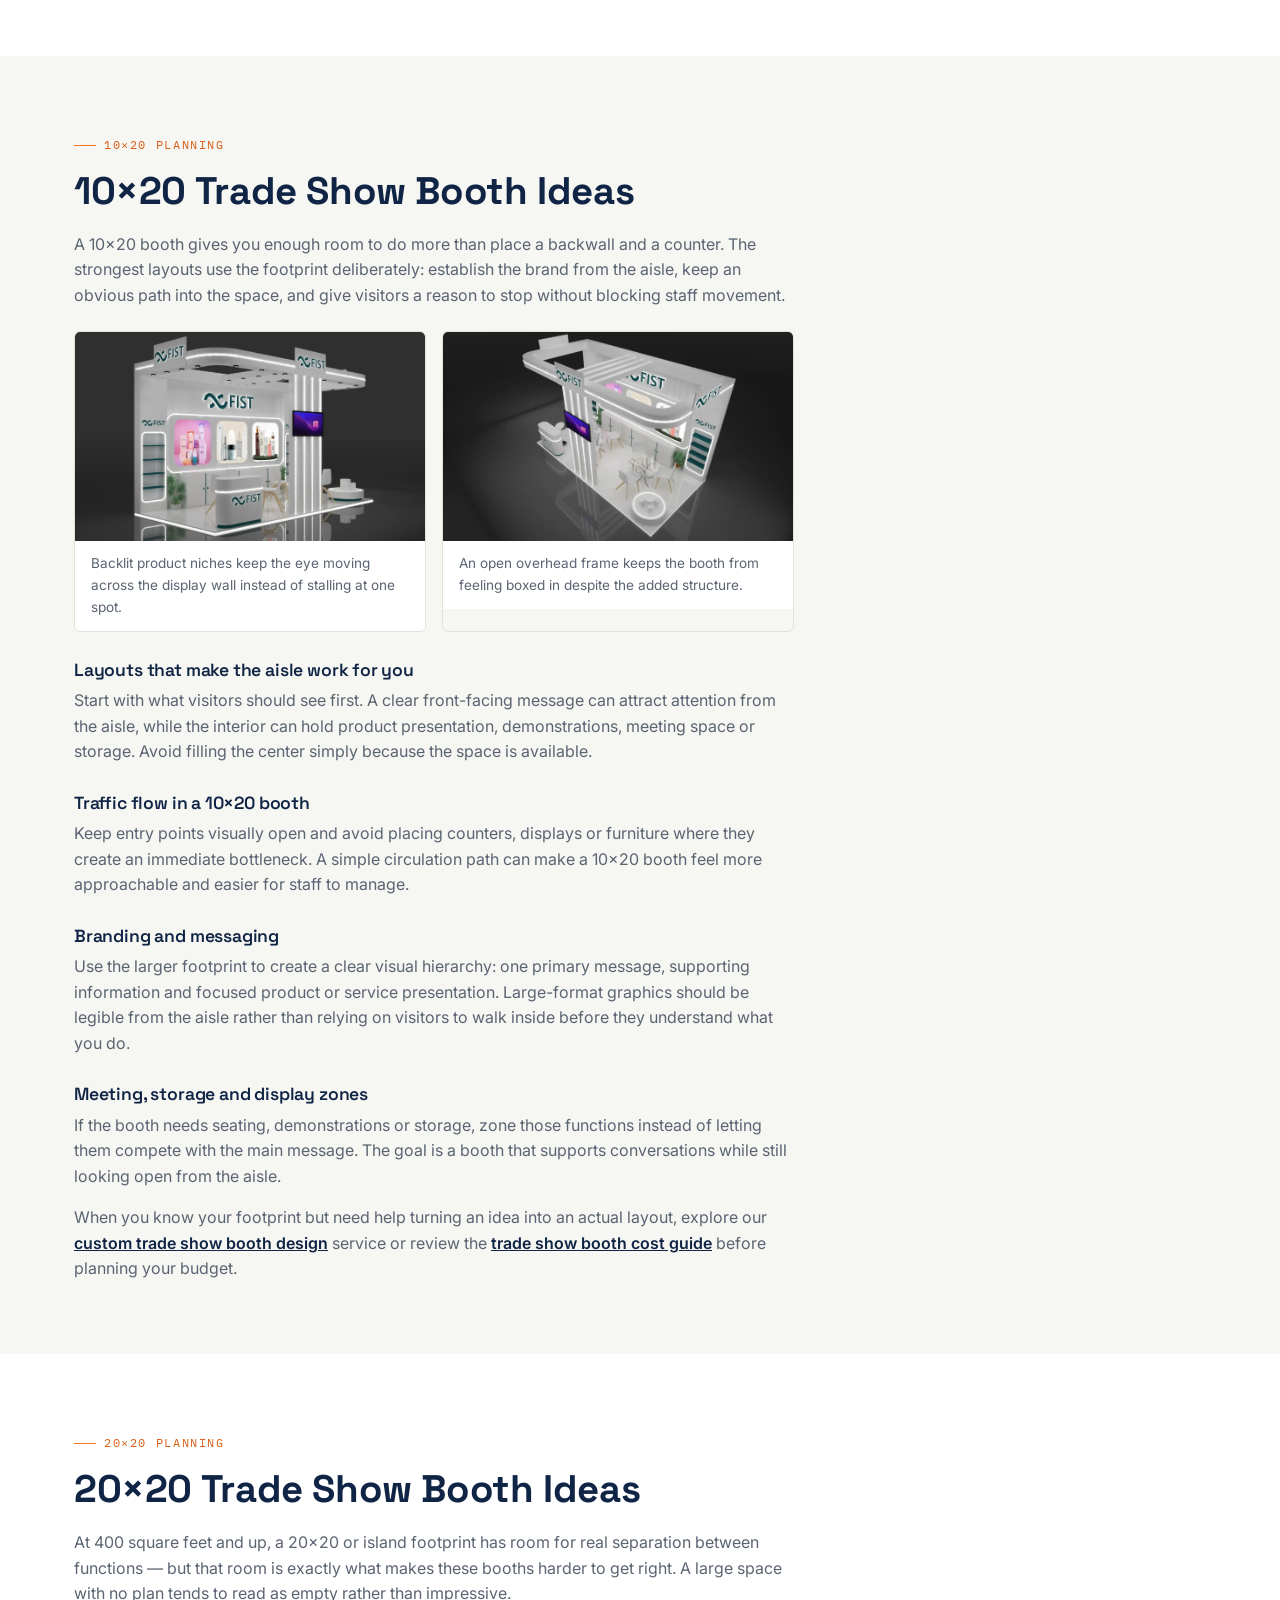
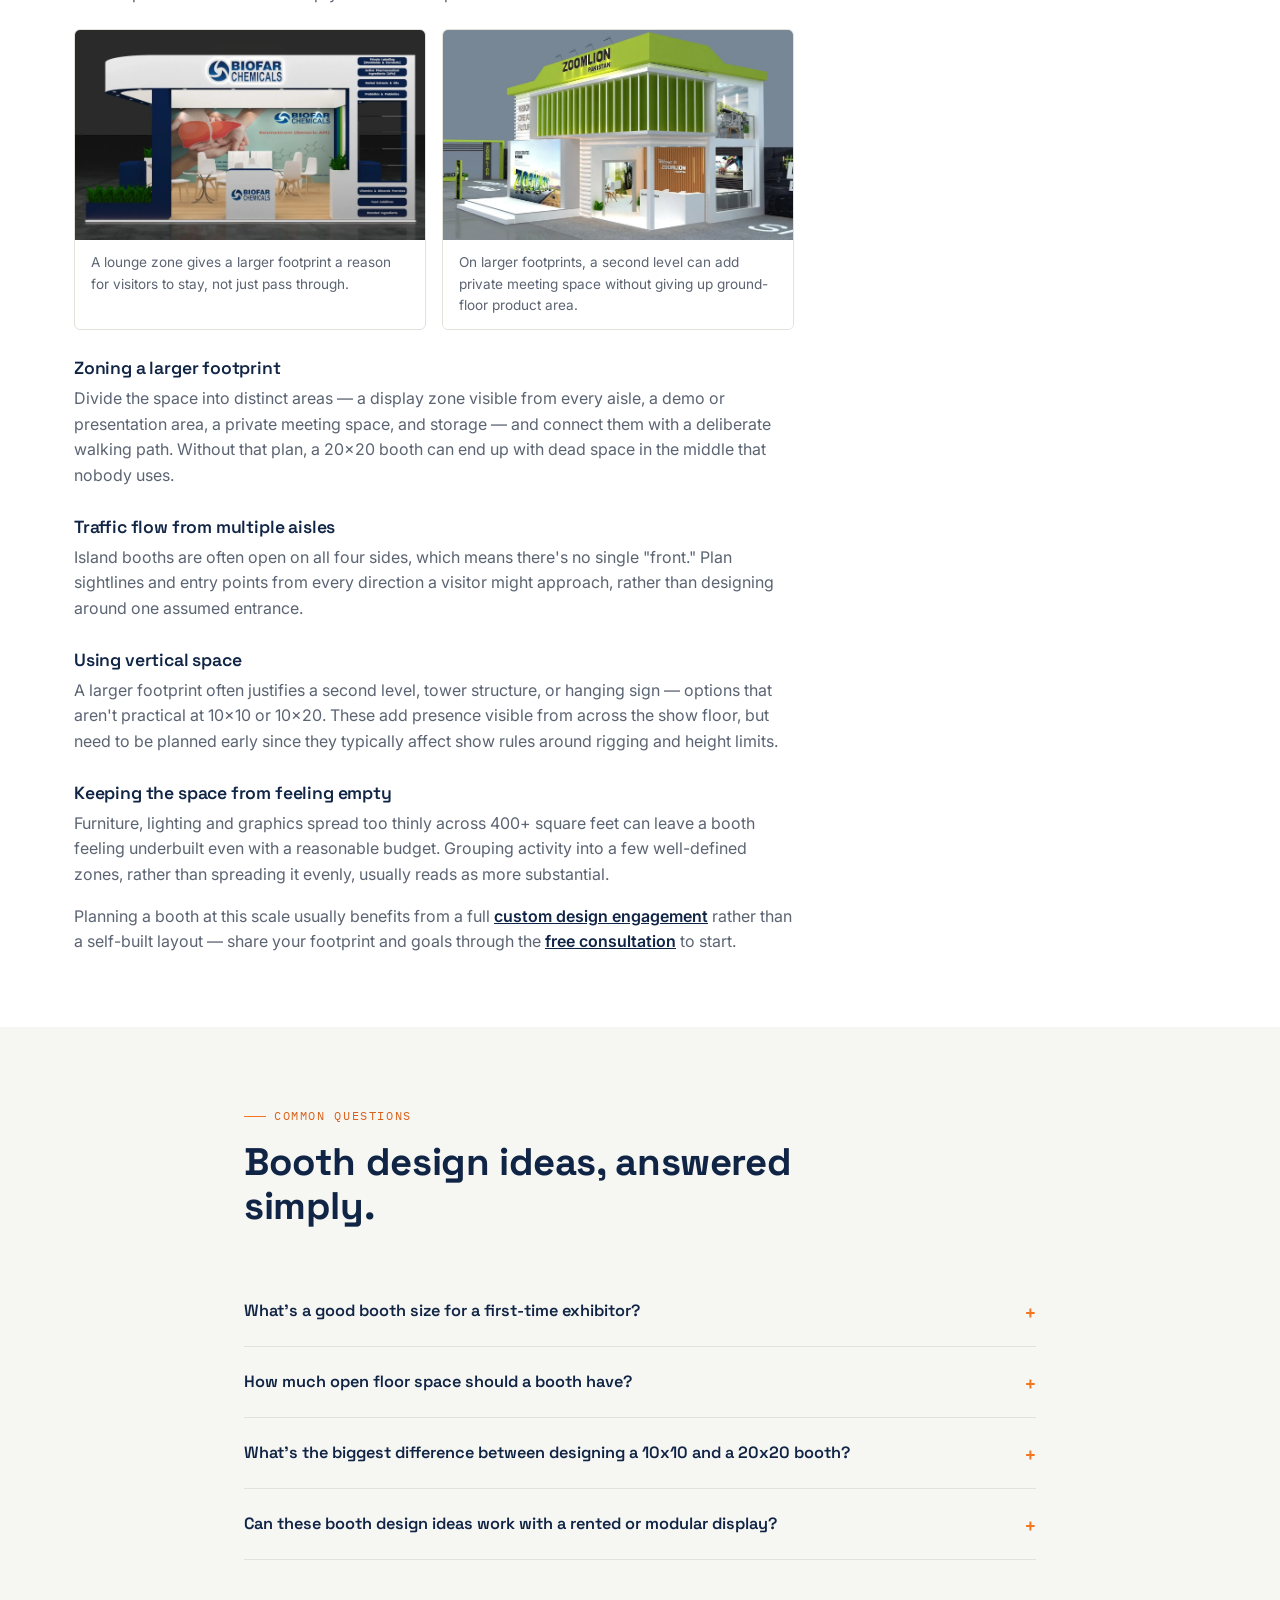
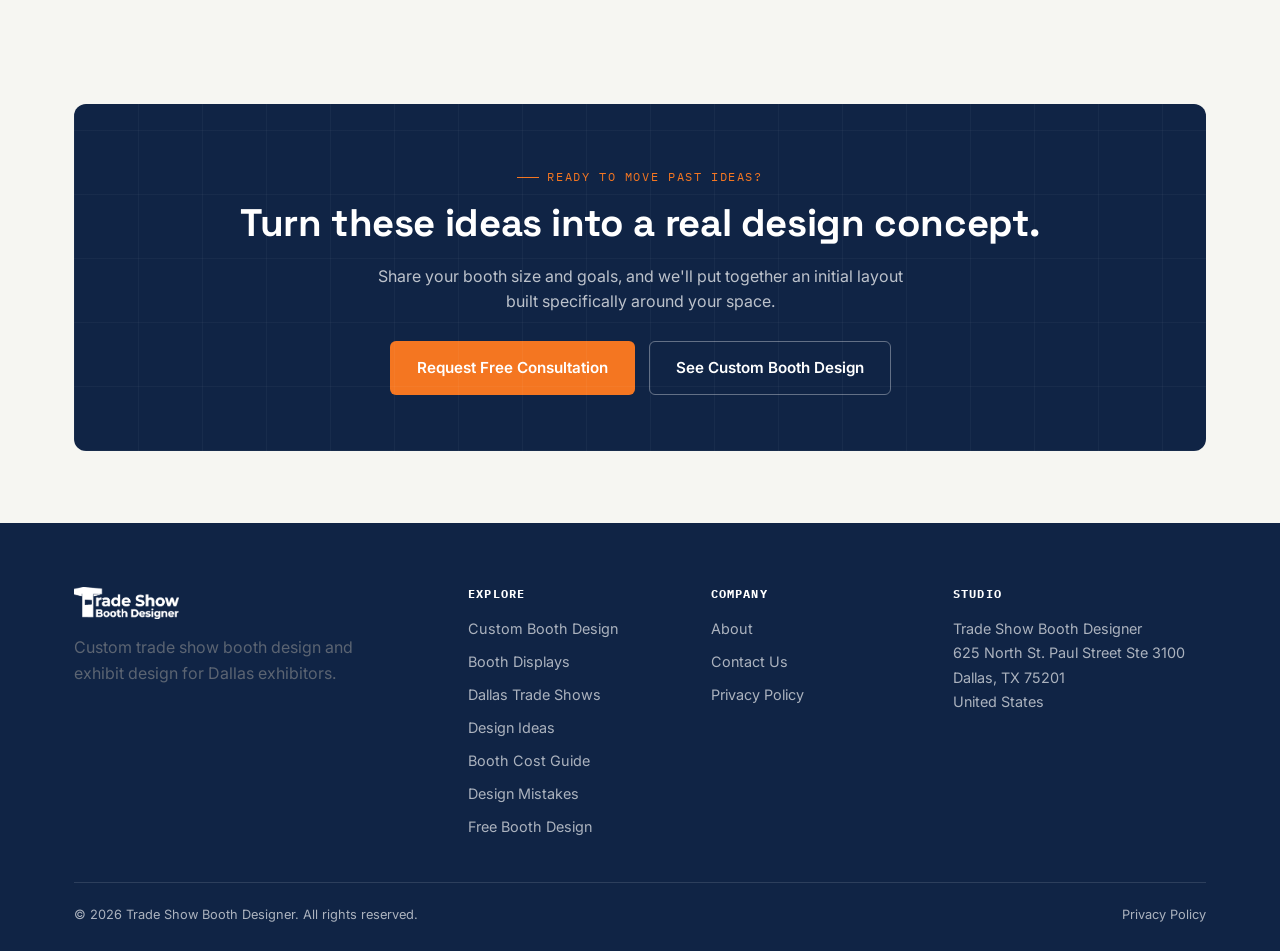
<file: trade-show-booth-design-ideas.html>
<!DOCTYPE html>
<html lang="en">
<head>
<!-- Microsoft Clarity -->
<script type="text/javascript">
    (function(c,l,a,r,i,t,y){
        c[a]=c[a]||function(){(c[a].q=c[a].q||[]).push(arguments)};
        t=l.createElement(r);t.async=1;t.src="https://www.clarity.ms/tag/"+i;
        y=l.getElementsByTagName(r)[0];y.parentNode.insertBefore(t,y);
    })(window, document, "clarity", "script", "y7i87oae4i");
</script>
<meta charset="UTF-8">
<meta name="viewport" content="width=device-width, initial-scale=1.0">

<!-- Google tag (gtag.js) -->
<script async src="https://www.googletagmanager.com/gtag/js?id=G-KVHQL084YX"></script>
<script>
  window.dataLayer = window.dataLayer || [];
  function gtag(){dataLayer.push(arguments);}
  gtag('js', new Date());
  gtag('config', 'G-KVHQL084YX');
</script>
<title>Trade Show Booth Design Ideas | 10x10, 10x20 &amp; 20x20 Layouts</title>
<meta name="description" content="Trade show booth design ideas by booth size — 10x10, 10x20 and 20x20 layouts, traffic flow, branding and lead-capture concepts to plan your next exhibit.">
<link rel="canonical" href="https://tradeshowboothdesigner.com/trade-show-booth-design-ideas.html">
<meta property="og:type" content="website">
<meta property="og:site_name" content="Trade Show Booth Designer">
<meta property="og:title" content="Trade Show Booth Design Ideas | 10x10, 10x20 &amp; 20x20 Layouts">
<meta property="og:description" content="Booth design ideas by size, traffic flow, branding and lead-capture concepts to plan your next exhibit.">
<meta property="og:url" content="https://tradeshowboothdesigner.com/trade-show-booth-design-ideas.html">
<meta property="og:image" content="https://tradeshowboothdesigner.com/assets/images/logo-transparent.png">
<meta name="twitter:card" content="summary_large_image">
<link rel="icon" href="assets/images/favicon.ico" sizes="any">
<link rel="icon" type="image/png" sizes="32x32" href="assets/images/favicon-32.png">
<link rel="icon" type="image/png" sizes="192x192" href="assets/images/favicon-192.png">
<link rel="apple-touch-icon" href="assets/images/apple-touch-icon.png">
<link rel="preconnect" href="https://fonts.googleapis.com">
<link rel="preconnect" href="https://fonts.gstatic.com" crossorigin>
<link href="https://fonts.googleapis.com/css2?family=Space+Grotesk:wght@500;600;700&family=Inter:wght@400;500;600;700&family=IBM+Plex+Mono:wght@400;500&display=swap" rel="stylesheet">
<link rel="stylesheet" href="assets/css/style.css">
<style>
  .content-narrow{max-width:720px;}
  .content-narrow h2{margin-top:0;}
  .content-narrow h3{font-size:1.1rem; margin-top:28px; margin-bottom:8px;}
  .idea-media{margin:22px 0 28px; border-radius:var(--radius); overflow:hidden; border:1px solid var(--line);}
  .idea-media img{width:100%; height:auto; display:block;}
  .idea-media figcaption{padding:12px 16px; font-size:.85rem; color:var(--muted); background:#fff;}
  .idea-media-pair{display:grid; grid-template-columns:1fr 1fr; gap:16px; margin:22px 0 28px;}
  @media (max-width:640px){.idea-media-pair{grid-template-columns:1fr;}}
  .idea-media-pair .idea-media{margin:0;}
</style>
<script type="application/ld+json">
{"@context":"https://schema.org","@type":"BreadcrumbList","itemListElement":[
{"@type":"ListItem","position":1,"name":"Home","item":"https://tradeshowboothdesigner.com/"},
{"@type":"ListItem","position":2,"name":"Trade Show Booth Design Ideas","item":"https://tradeshowboothdesigner.com/trade-show-booth-design-ideas.html"}]}
</script>
<script type="application/ld+json">
{"@context":"https://schema.org","@type":"FAQPage","mainEntity":[
{"@type":"Question","name":"What's a good booth size for a first-time exhibitor?","acceptedAnswer":{"@type":"Answer","text":"A 10x10 space is the most common starting point. It's small enough to design and staff efficiently, while still allowing room for a clear message, a product display and a spot to talk with visitors."}},
{"@type":"Question","name":"How much open floor space should a booth have?","acceptedAnswer":{"@type":"Answer","text":"Enough that visitors can step in without feeling boxed in. As a rough guide, avoid filling more than roughly two-thirds of the footprint with structure and furniture, leaving clear room to move and gather."}},
{"@type":"Question","name":"What's the biggest difference between designing a 10x10 and a 20x20 booth?","acceptedAnswer":{"@type":"Answer","text":"It's not just size, it's zoning. A 10x10 usually needs one clear focal point, while a 20x20 has room for separate display, meeting and storage zones — which means it also has more room to feel empty or scattered if those zones aren't planned deliberately."}},
{"@type":"Question","name":"Can these booth design ideas work with a rented or modular display?","acceptedAnswer":{"@type":"Answer","text":"Yes. The layout principles — sightlines, entry points, zoning, focal points — apply whether you're working with a fully custom exhibit, a modular system, or a portable rental display."}}
]}
</script>
</head>
<body>
<a class="skip-link" href="#main">Skip to content</a>
<header class="site-header">
  <div class="container nav-wrap">
    <a href="index.html" class="brand" aria-label="Trade Show Booth Designer — home">
      <img src="assets/images/logo-transparent.png" alt="Trade Show Booth Designer logo" width="140" height="auto" style="height:38px;width:auto;">
    </a>
    <nav class="nav-links" id="navLinks" aria-label="Primary">
      <a href="custom-trade-show-booth-design.html">Custom Booth Design</a>
      <a href="trade-show-booth-displays.html">Booth Displays</a>
      <a href="trade-show-booth-design-dallas.html">Dallas</a>
      <a href="trade-show-booth-design-ideas.html" aria-current="page" style="color:var(--orange-dark);">Design Ideas</a>
      <a href="about.html">About</a>
      <a href="contactus.html">Contact</a>
      <div class="nav-cta-mobile">
        <a href="free-trade-show-booth-design.html" class="btn btn-primary btn-block">Request Free Consultation</a>
      </div>
    </nav>
    <div class="nav-cta"><a href="free-trade-show-booth-design.html" class="btn btn-primary">Request Free Consultation</a></div>
    <button class="nav-toggle" id="navToggle" aria-label="Toggle menu" aria-expanded="false" aria-controls="navLinks"><span></span></button>
  </div>
</header>

<main id="main">
  <section class="hero" style="padding:64px 0 56px;">
    <div class="container">
      <p class="eyebrow">Trade Show Booth Design Ideas</p>
      <h1 style="max-width:22ch;">Booth design ideas, organized by footprint.</h1>
      <p class="lead" style="max-width:64ch;">Still researching concepts before talking to a designer? These are the layout patterns that come up most often at 10×10, 10×20 and 20×20 — a starting point, not a template to copy exactly. When you're ready to move from ideas to an actual layout, that's what <a href="custom-trade-show-booth-design.html" style="color:var(--navy);font-weight:600;text-decoration:underline;">custom trade show booth design</a> is for.</p>
    </div>
  </section>

  <section class="section" style="padding-top:0;">
    <div class="container">
      <div class="service-grid reveal">
        <div class="service-card">
          <span class="tag">Compact</span>
          <h3><a href="#ten-by-ten-heading" style="color:var(--navy);">10×10 Booth Ideas</a></h3>
          <p>At 100 square feet, every element earns its place. A back wall graphic with one clear message, a narrow counter angled toward the aisle rather than blocking it, and a single product or screen focal point usually outperforms a crowded layout.</p>
        </div>
        <div class="service-card">
          <span class="tag">Mid-size</span>
          <h3><a href="#ten-by-twenty-heading" style="color:var(--navy);">10×20 Booth Ideas</a></h3>
          <p>Enough room to separate a product display zone from a short conversation area, without a full meeting room. An open corner entry on the long side tends to pull in more traffic than a single center-front entrance.</p>
        </div>
        <div class="service-card">
          <span class="tag">Larger footprint</span>
          <h3><a href="#twenty-by-twenty-heading" style="color:var(--navy);">20×20 Booth Ideas</a></h3>
          <p>Room for distinct zones — display, demo, meeting and storage — but also room for the layout to feel empty if it isn't planned. A defined walking path between zones keeps the space feeling active rather than scattered.</p>
        </div>
        <div class="service-card">
          <span class="tag">Cross-size</span>
          <h3>Traffic Flow Ideas</h3>
          <p>Open corners generally out-perform boxed-in entries. Keep the first few feet of the booth uncluttered — that's where a visitor decides whether to step in or keep walking.</p>
        </div>
        <div class="service-card">
          <span class="tag">Cross-size</span>
          <h3>Branding &amp; Messaging Ideas</h3>
          <p>One headline message, legible from the aisle, beats a wall of smaller claims. Save detail and differentiation for the conversation, not the back wall.</p>
        </div>
        <div class="service-card">
          <span class="tag">Cross-size</span>
          <h3>Lighting Ideas</h3>
          <p>Accent lighting on a hero product or graphic draws the eye faster than overall brightness. Avoid lighting that competes with neighboring booths for attention rather than directing focus inward.</p>
        </div>
        <div class="service-card">
          <span class="tag">Cross-size</span>
          <h3>Meeting Space Ideas</h3>
          <p>Even a small booth benefits from a spot — a high-top table, a bar stool pair — where a real conversation can happen without blocking the walkway.</p>
        </div>
        <div class="service-card">
          <span class="tag">Cross-size</span>
          <h3>Lead-Capture Ideas</h3>
          <p>Build a natural reason for a visitor to pause — a demo, a giveaway, a short conversation prompt — rather than relying on a scanner alone to do the work.</p>
        </div>
        <div class="service-card">
          <span class="tag">Diagnostic</span>
          <h3><a href="trade-show-booth-design-mistakes.html" style="color:var(--navy);">Common Design Mistakes</a></h3>
          <p>If a past booth hasn't performed the way you expected, it's worth checking whether one of a few common, fixable mistakes is the reason.</p>
        </div>
        <div class="service-card">
          <span class="tag">Planning</span>
          <h3><a href="trade-show-booth-cost.html" style="color:var(--navy);">Booth Cost Guide</a></h3>
          <p>Working within a set budget? See a realistic breakdown of what drives trade show booth cost before you settle on a direction.</p>
        </div>
      </div>
    </div>
  </section>

  <section class="section" aria-labelledby="ten-by-ten-heading">
    <div class="container">
      <div class="content-narrow reveal">
        <span class="eyebrow">10×10 planning</span>
        <h2 id="ten-by-ten-heading">10×10 Trade Show Booth Ideas</h2>
        <p>At 100 square feet, a 10×10 booth is the most common footprint for first-time and budget-conscious exhibitors — and the one where every design decision matters most, since there's no room to hide a weak layout behind extra square footage.</p>

        <figure class="idea-media">
          <img src="assets/images/portfolio/haircare-brand-corner-booth-design.webp" alt="Corner booth design concept for a haircare brand, an approach that adapts well to compact 10x10 footprints" width="900" height="675" loading="lazy">
          <figcaption>A corner configuration like this one gives a compact footprint two open sides instead of one, which is often the single best move available in a 10×10 space.</figcaption>
        </figure>

        <h3>One focal point, not several</h3>
        <p>In 100 square feet, a single clear message and a single visual focal point — one hero product, one screen, one graphic — will consistently outperform a booth that tries to say three things at once. Pick the one thing a visitor should remember from across the aisle.</p>
        <h3>Traffic flow in a 10×10 booth</h3>
        <p>A narrow counter angled toward the aisle, rather than placed flat across the entrance, keeps the booth from reading as a wall. Corner configurations — where the booth opens onto two aisles instead of one — generally pull in more foot traffic than a single center-front entrance.</p>
        <h3>Branding and messaging</h3>
        <p>With limited wall space, prioritize one headline message legible from several feet away over a list of smaller claims. Save the detail for the conversation that happens once someone has already stepped in.</p>
        <h3>Storage without losing floor space</h3>
        <p>A slim storage counter doubling as a demo surface, or a locking cabinet built into the back wall, keeps literature and giveaways out of sight without eating into the footprint you need for visitors to stand and talk.</p>
        <p>Ready to turn a 10×10 concept into an actual floor plan? See <a href="custom-trade-show-booth-design.html" style="color:var(--navy);font-weight:600;text-decoration:underline;">custom trade show booth design</a>, or check the <a href="trade-show-booth-cost.html" style="color:var(--navy);font-weight:600;text-decoration:underline;">cost guide</a> if you're budgeting first.</p>
      </div>
    </div>
  </section>

  <section class="section section-alt" aria-labelledby="ten-by-twenty-heading">
    <div class="container">
      <div class="content-narrow reveal">
        <span class="eyebrow">10×20 planning</span>
        <h2 id="ten-by-twenty-heading">10×20 Trade Show Booth Ideas</h2>
        <p>A 10×20 booth gives you enough room to do more than place a backwall and a counter. The strongest layouts use the footprint deliberately: establish the brand from the aisle, keep an obvious path into the space, and give visitors a reason to stop without blocking staff movement.</p>

        <div class="idea-media-pair">
          <figure class="idea-media">
            <img src="assets/images/portfolio/cosmetics-brand-10x20-booth-design-front.webp" alt="Custom 10x20 trade show booth design concept for a skincare and cosmetics brand with backlit product displays" width="800" height="600" loading="lazy">
            <figcaption>Backlit product niches keep the eye moving across the display wall instead of stalling at one spot.</figcaption>
          </figure>
          <figure class="idea-media">
            <img src="assets/images/portfolio/cosmetics-brand-10x20-booth-design-angle.webp" alt="Angled view of a 10x20 custom cosmetics brand booth showing overhead structure and open meeting space" width="800" height="600" loading="lazy">
            <figcaption>An open overhead frame keeps the booth from feeling boxed in despite the added structure.</figcaption>
          </figure>
        </div>

        <h3>Layouts that make the aisle work for you</h3>
        <p>Start with what visitors should see first. A clear front-facing message can attract attention from the aisle, while the interior can hold product presentation, demonstrations, meeting space or storage. Avoid filling the center simply because the space is available.</p>
        <h3>Traffic flow in a 10×20 booth</h3>
        <p>Keep entry points visually open and avoid placing counters, displays or furniture where they create an immediate bottleneck. A simple circulation path can make a 10×20 booth feel more approachable and easier for staff to manage.</p>
        <h3>Branding and messaging</h3>
        <p>Use the larger footprint to create a clear visual hierarchy: one primary message, supporting information and focused product or service presentation. Large-format graphics should be legible from the aisle rather than relying on visitors to walk inside before they understand what you do.</p>
        <h3>Meeting, storage and display zones</h3>
        <p>If the booth needs seating, demonstrations or storage, zone those functions instead of letting them compete with the main message. The goal is a booth that supports conversations while still looking open from the aisle.</p>
        <p>When you know your footprint but need help turning an idea into an actual layout, explore our <a href="custom-trade-show-booth-design.html" style="color:var(--navy);font-weight:600;text-decoration:underline;">custom trade show booth design</a> service or review the <a href="trade-show-booth-cost.html" style="color:var(--navy);font-weight:600;text-decoration:underline;">trade show booth cost guide</a> before planning your budget.</p>
      </div>
    </div>
  </section>

  <section class="section" aria-labelledby="twenty-by-twenty-heading">
    <div class="container">
      <div class="content-narrow reveal">
        <span class="eyebrow">20×20 planning</span>
        <h2 id="twenty-by-twenty-heading">20×20 Trade Show Booth Ideas</h2>
        <p>At 400 square feet and up, a 20×20 or island footprint has room for real separation between functions — but that room is exactly what makes these booths harder to get right. A large space with no plan tends to read as empty rather than impressive.</p>

        <div class="idea-media-pair">
          <figure class="idea-media">
            <img src="assets/images/portfolio/pharma-brand-custom-exhibit-front.webp" alt="Custom trade show exhibit design concept for a pharmaceutical brand with lounge seating on a larger footprint" width="800" height="600" loading="lazy">
            <figcaption>A lounge zone gives a larger footprint a reason for visitors to stay, not just pass through.</figcaption>
          </figure>
          <figure class="idea-media">
            <img src="assets/images/portfolio/industrial-machinery-double-deck-exhibit-front.webp" alt="Double-deck custom trade show exhibit design concept for an industrial machinery brand with an upper meeting level" width="800" height="600" loading="lazy">
            <figcaption>On larger footprints, a second level can add private meeting space without giving up ground-floor product area.</figcaption>
          </figure>
        </div>

        <h3>Zoning a larger footprint</h3>
        <p>Divide the space into distinct areas — a display zone visible from every aisle, a demo or presentation area, a private meeting space, and storage — and connect them with a deliberate walking path. Without that plan, a 20×20 booth can end up with dead space in the middle that nobody uses.</p>
        <h3>Traffic flow from multiple aisles</h3>
        <p>Island booths are often open on all four sides, which means there's no single "front." Plan sightlines and entry points from every direction a visitor might approach, rather than designing around one assumed entrance.</p>
        <h3>Using vertical space</h3>
        <p>A larger footprint often justifies a second level, tower structure, or hanging sign — options that aren't practical at 10×10 or 10×20. These add presence visible from across the show floor, but need to be planned early since they typically affect show rules around rigging and height limits.</p>
        <h3>Keeping the space from feeling empty</h3>
        <p>Furniture, lighting and graphics spread too thinly across 400+ square feet can leave a booth feeling underbuilt even with a reasonable budget. Grouping activity into a few well-defined zones, rather than spreading it evenly, usually reads as more substantial.</p>
        <p>Planning a booth at this scale usually benefits from a full <a href="custom-trade-show-booth-design.html" style="color:var(--navy);font-weight:600;text-decoration:underline;">custom design engagement</a> rather than a self-built layout — share your footprint and goals through the <a href="free-trade-show-booth-design.html" style="color:var(--navy);font-weight:600;text-decoration:underline;">free consultation</a> to start.</p>
      </div>
    </div>
  </section>

  <!-- ===================== FAQ ===================== -->
  <section class="section section-alt">
    <div class="container" style="max-width:840px;">
      <div class="section-head reveal">
        <p class="eyebrow">Common questions</p>
        <h2>Booth design ideas, answered simply.</h2>
      </div>
      <div class="reveal">
        <div class="faq-item">
          <button class="faq-q" aria-expanded="false">What's a good booth size for a first-time exhibitor?<span class="plus">+</span></button>
          <div class="faq-a"><p>A 10x10 space is the most common starting point. It's small enough to design and staff efficiently, while still allowing room for a clear message, a product display and a spot to talk with visitors.</p></div>
        </div>
        <div class="faq-item">
          <button class="faq-q" aria-expanded="false">How much open floor space should a booth have?<span class="plus">+</span></button>
          <div class="faq-a"><p>Enough that visitors can step in without feeling boxed in. As a rough guide, avoid filling more than roughly two-thirds of the footprint with structure and furniture, leaving clear room to move and gather.</p></div>
        </div>
        <div class="faq-item">
          <button class="faq-q" aria-expanded="false">What's the biggest difference between designing a 10x10 and a 20x20 booth?<span class="plus">+</span></button>
          <div class="faq-a"><p>It's not just size, it's zoning. A 10x10 usually needs one clear focal point, while a 20x20 has room for separate display, meeting and storage zones — which means it also has more room to feel empty or scattered if those zones aren't planned deliberately.</p></div>
        </div>
        <div class="faq-item">
          <button class="faq-q" aria-expanded="false">Can these booth design ideas work with a rented or modular display?<span class="plus">+</span></button>
          <div class="faq-a"><p>Yes. The layout principles — sightlines, entry points, zoning, focal points — apply whether you're working with a fully custom exhibit, a modular system, or a portable rental display. See <a href="trade-show-booth-displays.html" style="text-decoration:underline;">trade show booth displays</a> for how to choose between them.</p></div>
        </div>
      </div>
    </div>
  </section>

  <section class="section section-alt">
    <div class="container">
      <div class="promo-band reveal">
        <div class="promo-grid" style="grid-template-columns:1fr; text-align:center;">
          <div>
            <p class="eyebrow" style="color:#F47621; justify-content:center;">Ready to Move Past Ideas?</p>
            <h2 style="max-width:none;">Turn these ideas into a real design concept.</h2>
            <p style="max-width:56ch; margin:0 auto;">Share your booth size and goals, and we'll put together an initial layout built specifically around your space.</p>
            <div style="margin-top:26px; display:flex; gap:14px; justify-content:center; flex-wrap:wrap;">
              <a href="free-trade-show-booth-design.html" class="btn btn-primary">Request Free Consultation</a>
              <a href="custom-trade-show-booth-design.html" class="btn btn-outline" style="border-color:rgba(255,255,255,.35); color:#fff;">See Custom Booth Design</a>
            </div>
          </div>
        </div>
      </div>
    </div>
  </section>
</main>

<footer class="site-footer">
  <div class="container">
    <div class="footer-grid">
      <div>
        <div class="footer-brand"><img src="assets/images/logo-white.png" alt="Trade Show Booth Designer" style="height:32px;width:auto;"></div>
        <p style="max-width:32ch;">Custom trade show booth design and exhibit design for Dallas exhibitors.</p>
      </div>
      <div>
        <h4>Explore</h4>
        <div class="footer-links">
          <a href="custom-trade-show-booth-design.html">Custom Booth Design</a>
          <a href="trade-show-booth-displays.html">Booth Displays</a>
          <a href="trade-show-booth-design-dallas.html">Dallas Trade Shows</a>
          <a href="trade-show-booth-design-ideas.html">Design Ideas</a>
          <a href="trade-show-booth-cost.html">Booth Cost Guide</a>
          <a href="trade-show-booth-design-mistakes.html">Design Mistakes</a>
          <a href="free-trade-show-booth-design.html">Free Booth Design</a>
        </div>
      </div>
      <div>
        <h4>Company</h4>
        <div class="footer-links">
          <a href="about.html">About</a>
          <a href="contactus.html">Contact Us</a>
          <a href="privacy-policy.html">Privacy Policy</a>
        </div>
      </div>
      <div>
        <h4>Studio</h4>
        <address class="footer-address">Trade Show Booth Designer<br>625 North St. Paul Street Ste 3100<br>Dallas, TX 75201<br>United States</address>
      </div>
    </div>
    <div class="footer-bottom">
      <span>&copy; <span id="year"></span> Trade Show Booth Designer. All rights reserved.</span>
      <span><a href="privacy-policy.html">Privacy Policy</a></span>
    </div>
  </div>
</footer>
<script src="assets/js/main.js"></script>
</body>
</html>
</file>
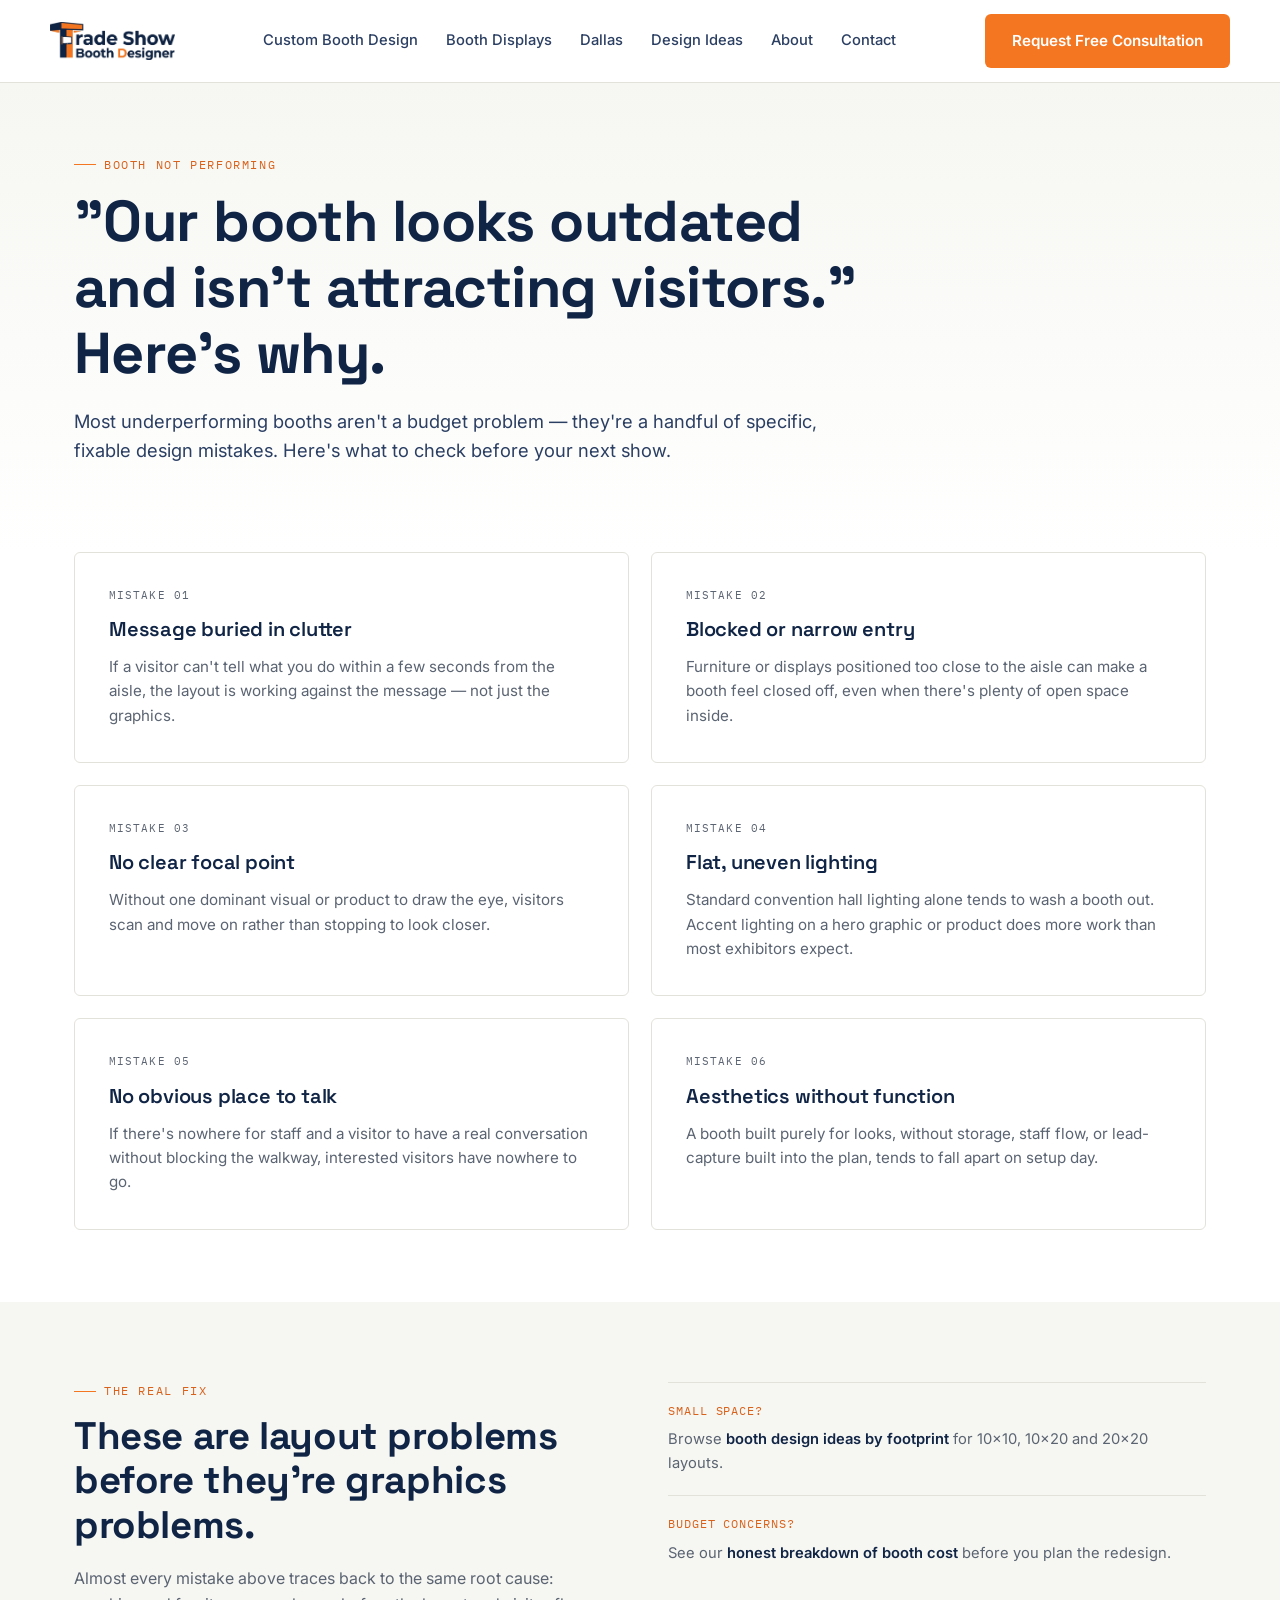
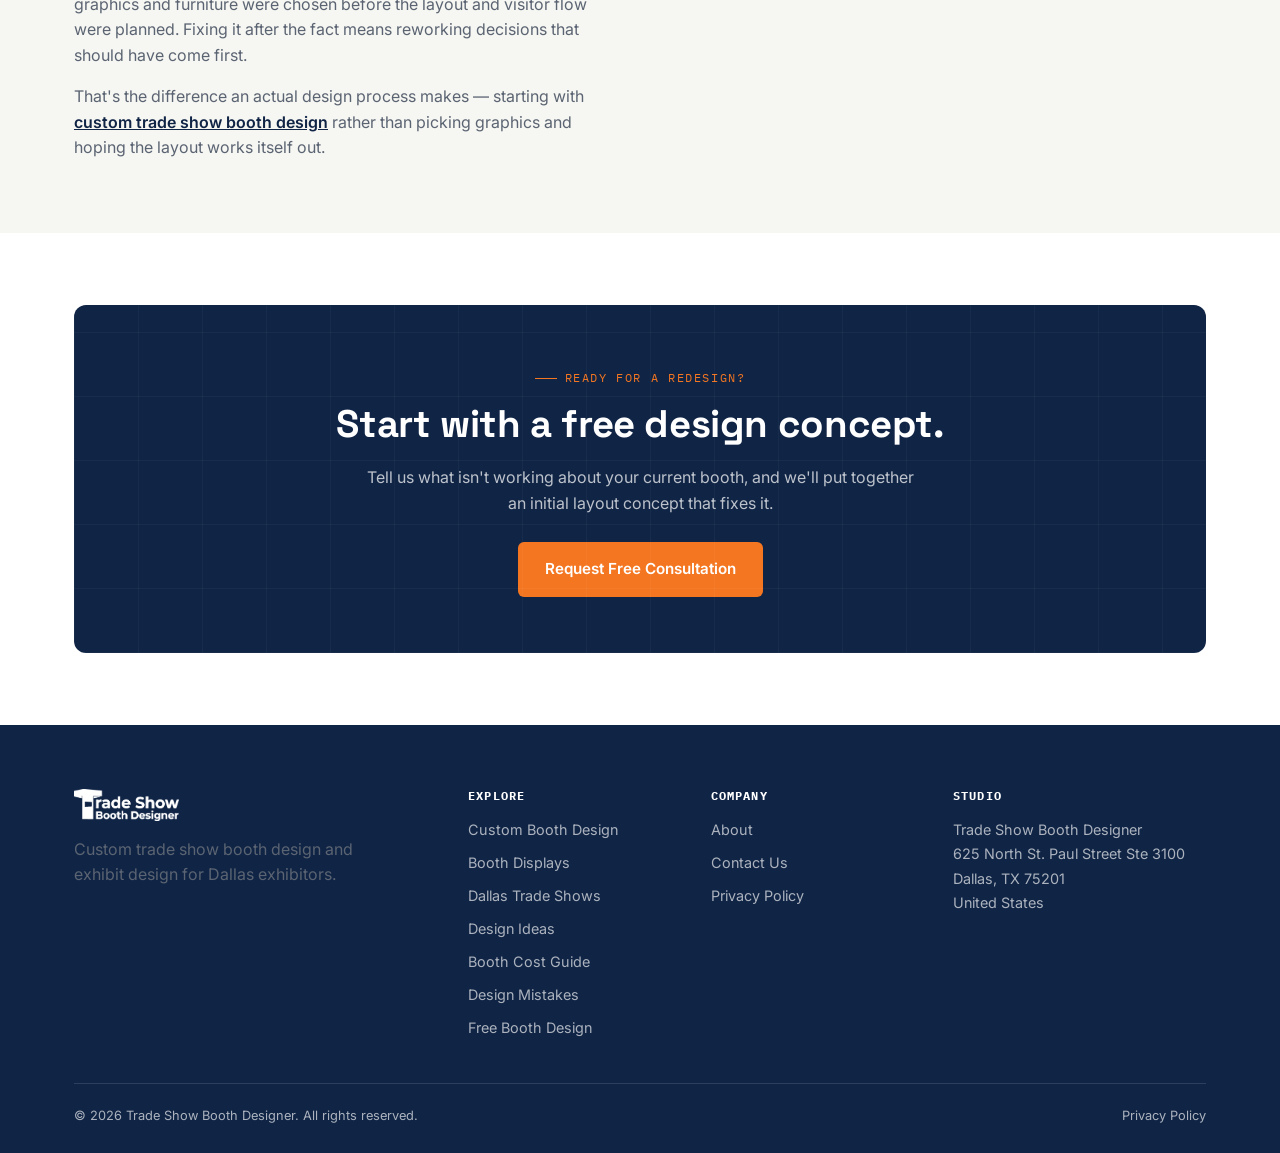
<file: trade-show-booth-design-mistakes.html>
<!DOCTYPE html>
<html lang="en">
<head>
<!-- Microsoft Clarity -->
<script type="text/javascript">
    (function(c,l,a,r,i,t,y){
        c[a]=c[a]||function(){(c[a].q=c[a].q||[]).push(arguments)};
        t=l.createElement(r);t.async=1;t.src="https://www.clarity.ms/tag/"+i;
        y=l.getElementsByTagName(r)[0];y.parentNode.insertBefore(t,y);
    })(window, document, "clarity", "script", "y7i87oae4i");
</script>
<meta charset="UTF-8">
<meta name="viewport" content="width=device-width, initial-scale=1.0">

<!-- Google tag (gtag.js) -->
<script async src="https://www.googletagmanager.com/gtag/js?id=G-KVHQL084YX"></script>
<script>
  window.dataLayer = window.dataLayer || [];
  function gtag(){dataLayer.push(arguments);}
  gtag('js', new Date());
  gtag('config', 'G-KVHQL084YX');
</script>
<title>Common Trade Show Booth Design Mistakes | Trade Show Booth Designer</title>
<meta name="description" content="The booth design mistakes that quietly cost exhibitors visitors and leads — and what to check before your next show.">
<link rel="canonical" href="https://tradeshowboothdesigner.com/trade-show-booth-design-mistakes.html">
<meta property="og:type" content="website">
<meta property="og:site_name" content="Trade Show Booth Designer">
<meta property="og:title" content="Common Trade Show Booth Design Mistakes">
<meta property="og:description" content="The booth design mistakes that quietly cost exhibitors visitors and leads — and what to check before your next show.">
<meta property="og:url" content="https://tradeshowboothdesigner.com/trade-show-booth-design-mistakes.html">
<meta property="og:image" content="https://tradeshowboothdesigner.com/assets/images/logo-transparent.png">
<meta name="twitter:card" content="summary_large_image">
<link rel="icon" href="assets/images/favicon.ico" sizes="any">
<link rel="icon" type="image/png" sizes="32x32" href="assets/images/favicon-32.png">
<link rel="icon" type="image/png" sizes="192x192" href="assets/images/favicon-192.png">
<link rel="apple-touch-icon" href="assets/images/apple-touch-icon.png">
<link rel="preconnect" href="https://fonts.googleapis.com">
<link rel="preconnect" href="https://fonts.gstatic.com" crossorigin>
<link href="https://fonts.googleapis.com/css2?family=Space+Grotesk:wght@500;600;700&family=Inter:wght@400;500;600;700&family=IBM+Plex+Mono:wght@400;500&display=swap" rel="stylesheet">
<link rel="stylesheet" href="assets/css/style.css">
<script type="application/ld+json">
{"@context":"https://schema.org","@type":"BreadcrumbList","itemListElement":[
{"@type":"ListItem","position":1,"name":"Home","item":"https://tradeshowboothdesigner.com/"},
{"@type":"ListItem","position":2,"name":"Trade Show Booth Design Mistakes","item":"https://tradeshowboothdesigner.com/trade-show-booth-design-mistakes.html"}]}
</script>
</head>
<body>
<a class="skip-link" href="#main">Skip to content</a>
<header class="site-header">
  <div class="container nav-wrap">
    <a href="index.html" class="brand" aria-label="Trade Show Booth Designer — home">
      <img src="assets/images/logo-transparent.png" alt="Trade Show Booth Designer logo" width="140" height="auto" style="height:38px;width:auto;">
    </a>
    <nav class="nav-links" id="navLinks" aria-label="Primary">
      <a href="custom-trade-show-booth-design.html">Custom Booth Design</a>
      <a href="trade-show-booth-displays.html">Booth Displays</a>
      <a href="trade-show-booth-design-dallas.html">Dallas</a>
      <a href="trade-show-booth-design-ideas.html">Design Ideas</a>
      <a href="about.html">About</a>
      <a href="contactus.html">Contact</a>
      <div class="nav-cta-mobile">
        <a href="free-trade-show-booth-design.html" class="btn btn-primary btn-block">Request Free Consultation</a>
      </div>
    </nav>
    <div class="nav-cta"><a href="free-trade-show-booth-design.html" class="btn btn-primary">Request Free Consultation</a></div>
    <button class="nav-toggle" id="navToggle" aria-label="Toggle menu" aria-expanded="false" aria-controls="navLinks"><span></span></button>
  </div>
</header>

<main id="main">
  <section class="hero" style="padding:64px 0 56px;">
    <div class="container">
      <p class="eyebrow">Booth Not Performing</p>
      <h1 style="max-width:22ch;">"Our booth looks outdated and isn't attracting visitors." Here's why.</h1>
      <p class="lead" style="max-width:64ch;">Most underperforming booths aren't a budget problem — they're a handful of specific, fixable design mistakes. Here's what to check before your next show.</p>
    </div>
  </section>

  <section class="section" style="padding-top:0;">
    <div class="container">
      <div class="service-grid reveal">
        <div class="service-card">
          <span class="tag">Mistake 01</span>
          <h3>Message buried in clutter</h3>
          <p>If a visitor can't tell what you do within a few seconds from the aisle, the layout is working against the message — not just the graphics.</p>
        </div>
        <div class="service-card">
          <span class="tag">Mistake 02</span>
          <h3>Blocked or narrow entry</h3>
          <p>Furniture or displays positioned too close to the aisle can make a booth feel closed off, even when there's plenty of open space inside.</p>
        </div>
        <div class="service-card">
          <span class="tag">Mistake 03</span>
          <h3>No clear focal point</h3>
          <p>Without one dominant visual or product to draw the eye, visitors scan and move on rather than stopping to look closer.</p>
        </div>
        <div class="service-card">
          <span class="tag">Mistake 04</span>
          <h3>Flat, uneven lighting</h3>
          <p>Standard convention hall lighting alone tends to wash a booth out. Accent lighting on a hero graphic or product does more work than most exhibitors expect.</p>
        </div>
        <div class="service-card">
          <span class="tag">Mistake 05</span>
          <h3>No obvious place to talk</h3>
          <p>If there's nowhere for staff and a visitor to have a real conversation without blocking the walkway, interested visitors have nowhere to go.</p>
        </div>
        <div class="service-card">
          <span class="tag">Mistake 06</span>
          <h3>Aesthetics without function</h3>
          <p>A booth built purely for looks, without storage, staff flow, or lead-capture built into the plan, tends to fall apart on setup day.</p>
        </div>
      </div>
    </div>
  </section>

  <section class="section section-alt">
    <div class="container">
      <div class="about-grid reveal">
        <div>
          <p class="eyebrow">The real fix</p>
          <h2>These are layout problems before they're graphics problems.</h2>
          <p>Almost every mistake above traces back to the same root cause: graphics and furniture were chosen before the layout and visitor flow were planned. Fixing it after the fact means reworking decisions that should have come first.</p>
          <p>That's the difference an actual design process makes — starting with <a href="custom-trade-show-booth-design.html" style="color:var(--navy);font-weight:600;text-decoration:underline;">custom trade show booth design</a> rather than picking graphics and hoping the layout works itself out.</p>
        </div>
        <div>
          <div class="fact-list" style="grid-template-columns:1fr;">
            <div class="fact-item">
              <span class="fact-num">SMALL SPACE?</span>
              <p>Browse <a href="trade-show-booth-design-ideas.html" style="color:var(--navy);font-weight:600;">booth design ideas by footprint</a> for 10×10, 10×20 and 20×20 layouts.</p>
            </div>
            <div class="fact-item">
              <span class="fact-num">BUDGET CONCERNS?</span>
              <p>See our <a href="trade-show-booth-cost.html" style="color:var(--navy);font-weight:600;">honest breakdown of booth cost</a> before you plan the redesign.</p>
            </div>
          </div>
        </div>
      </div>
    </div>
  </section>

  <section class="section">
    <div class="container">
      <div class="promo-band reveal">
        <div class="promo-grid" style="grid-template-columns:1fr; text-align:center;">
          <div>
            <p class="eyebrow" style="color:#F47621; justify-content:center;">Ready for a Redesign?</p>
            <h2 style="max-width:none;">Start with a free design concept.</h2>
            <p style="max-width:56ch; margin:0 auto;">Tell us what isn't working about your current booth, and we'll put together an initial layout concept that fixes it.</p>
            <div style="margin-top:26px; display:flex; gap:14px; justify-content:center; flex-wrap:wrap;">
              <a href="free-trade-show-booth-design.html" class="btn btn-primary">Request Free Consultation</a>
            </div>
          </div>
        </div>
      </div>
    </div>
  </section>
</main>

<footer class="site-footer">
  <div class="container">
    <div class="footer-grid">
      <div>
        <div class="footer-brand"><img src="assets/images/logo-white.png" alt="Trade Show Booth Designer" style="height:32px;width:auto;"></div>
        <p style="max-width:32ch;">Custom trade show booth design and exhibit design for Dallas exhibitors.</p>
      </div>
      <div>
        <h4>Explore</h4>
        <div class="footer-links">
          <a href="custom-trade-show-booth-design.html">Custom Booth Design</a>
          <a href="trade-show-booth-displays.html">Booth Displays</a>
          <a href="trade-show-booth-design-dallas.html">Dallas Trade Shows</a>
          <a href="trade-show-booth-design-ideas.html">Design Ideas</a>
          <a href="trade-show-booth-cost.html">Booth Cost Guide</a>
          <a href="trade-show-booth-design-mistakes.html">Design Mistakes</a>
          <a href="free-trade-show-booth-design.html">Free Booth Design</a>
        </div>
      </div>
      <div>
        <h4>Company</h4>
        <div class="footer-links">
          <a href="about.html">About</a>
          <a href="contactus.html">Contact Us</a>
          <a href="privacy-policy.html">Privacy Policy</a>
        </div>
      </div>
      <div>
        <h4>Studio</h4>
        <address class="footer-address">Trade Show Booth Designer<br>625 North St. Paul Street Ste 3100<br>Dallas, TX 75201<br>United States</address>
      </div>
    </div>
    <div class="footer-bottom">
      <span>&copy; <span id="year"></span> Trade Show Booth Designer. All rights reserved.</span>
      <span><a href="privacy-policy.html">Privacy Policy</a></span>
    </div>
  </div>
</footer>
<script src="assets/js/main.js"></script>
</body>
</html>
</file>
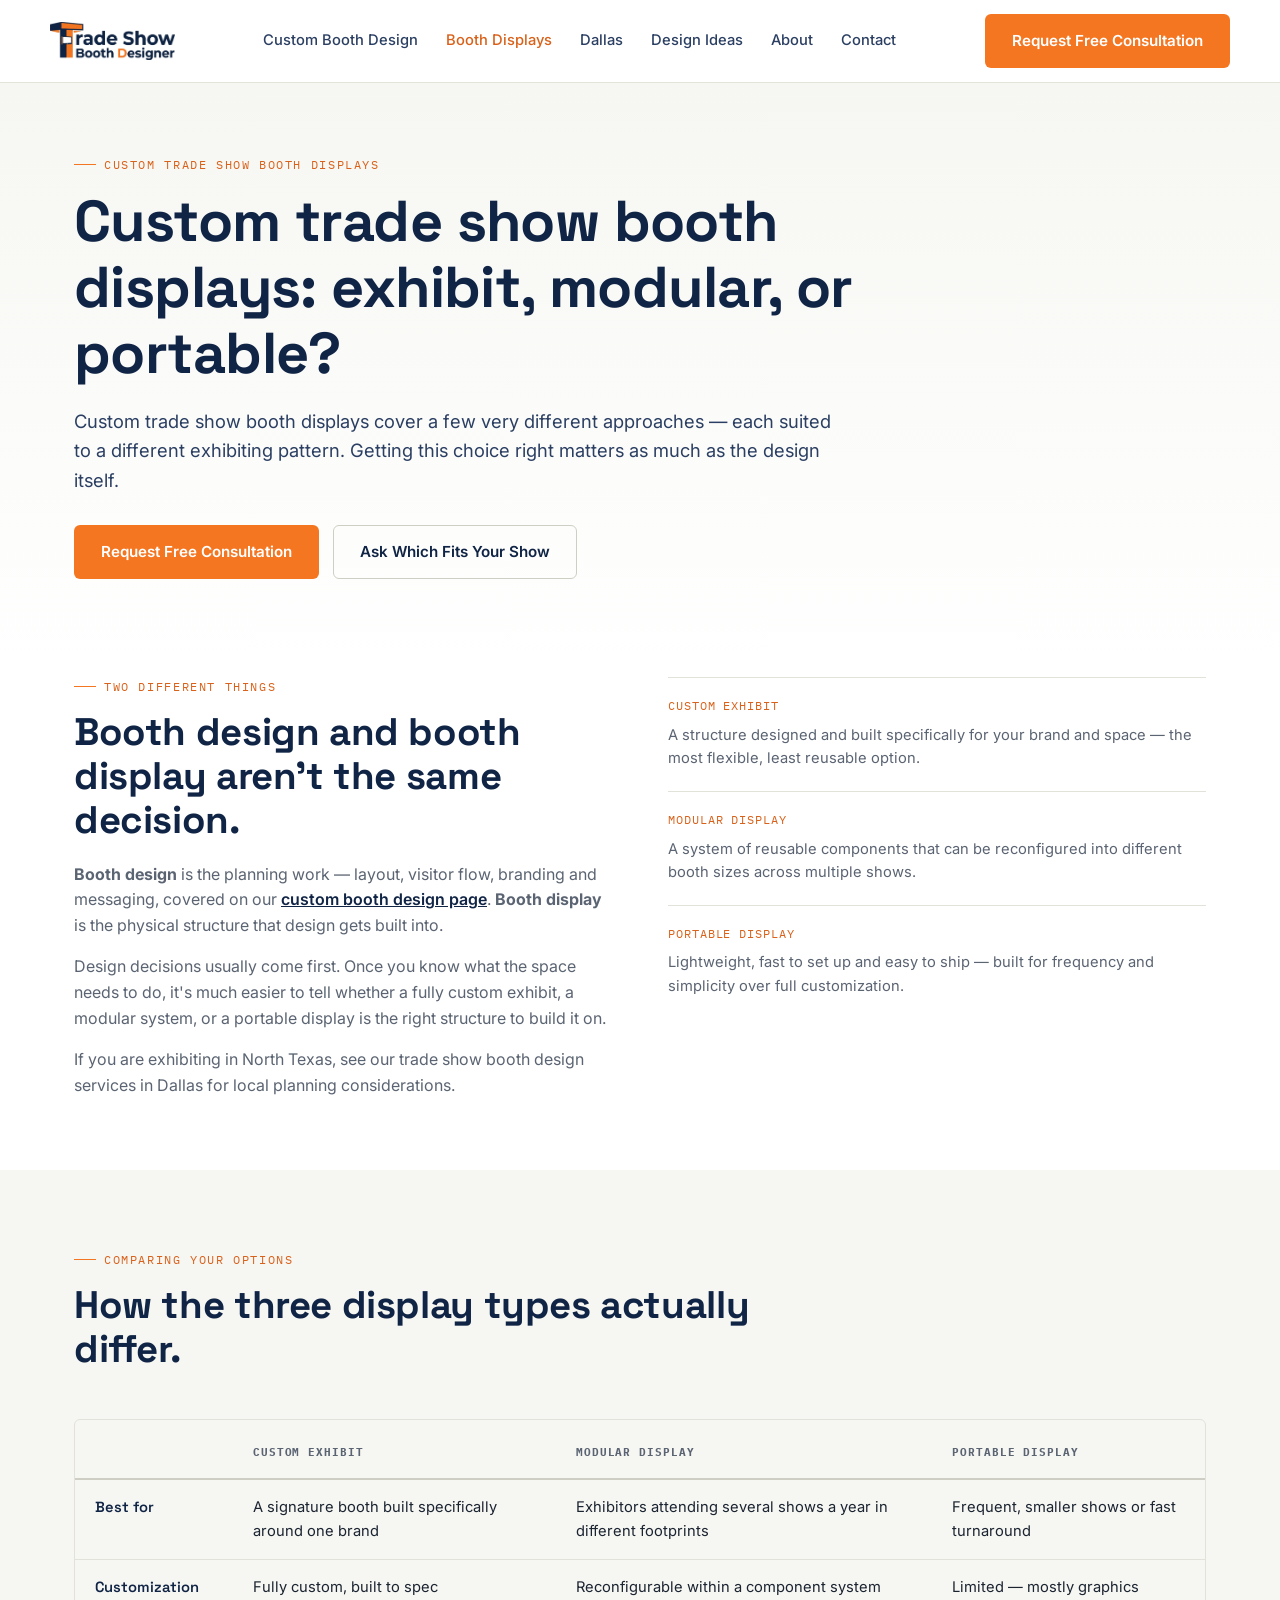
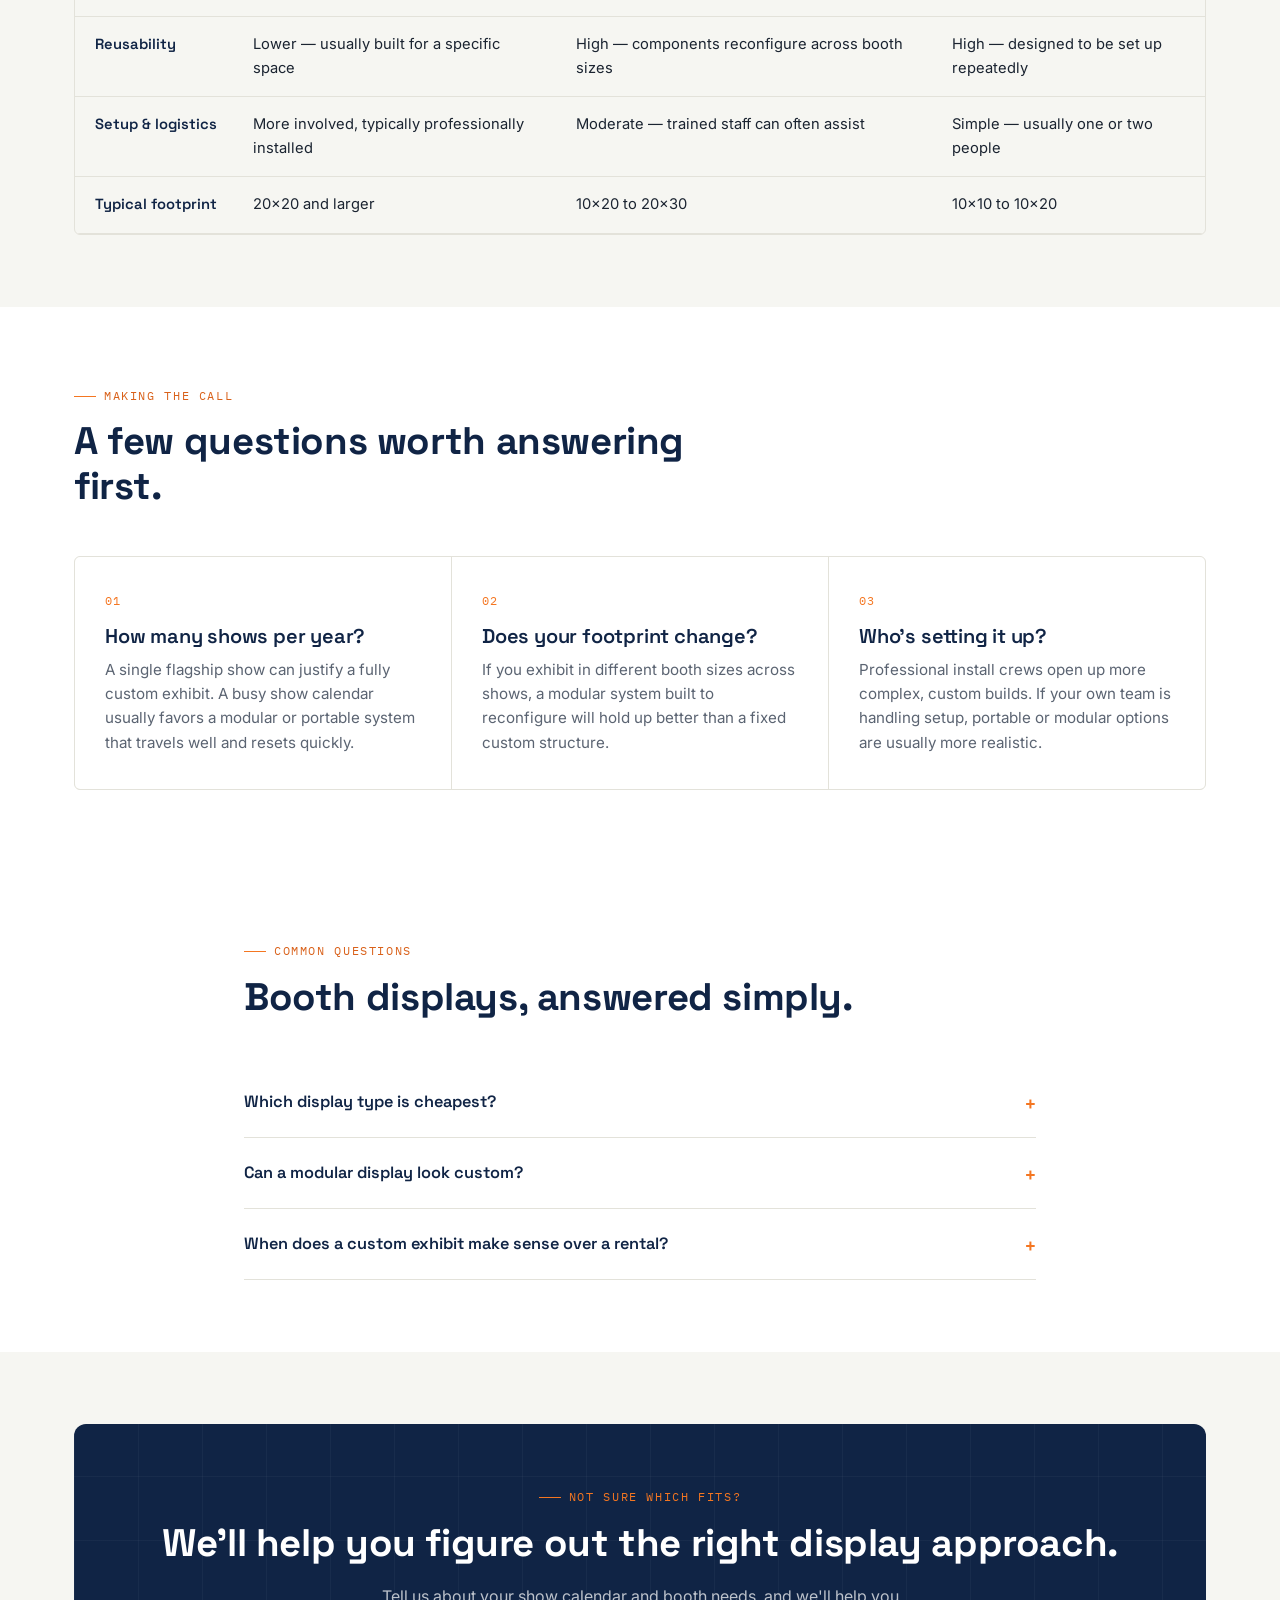
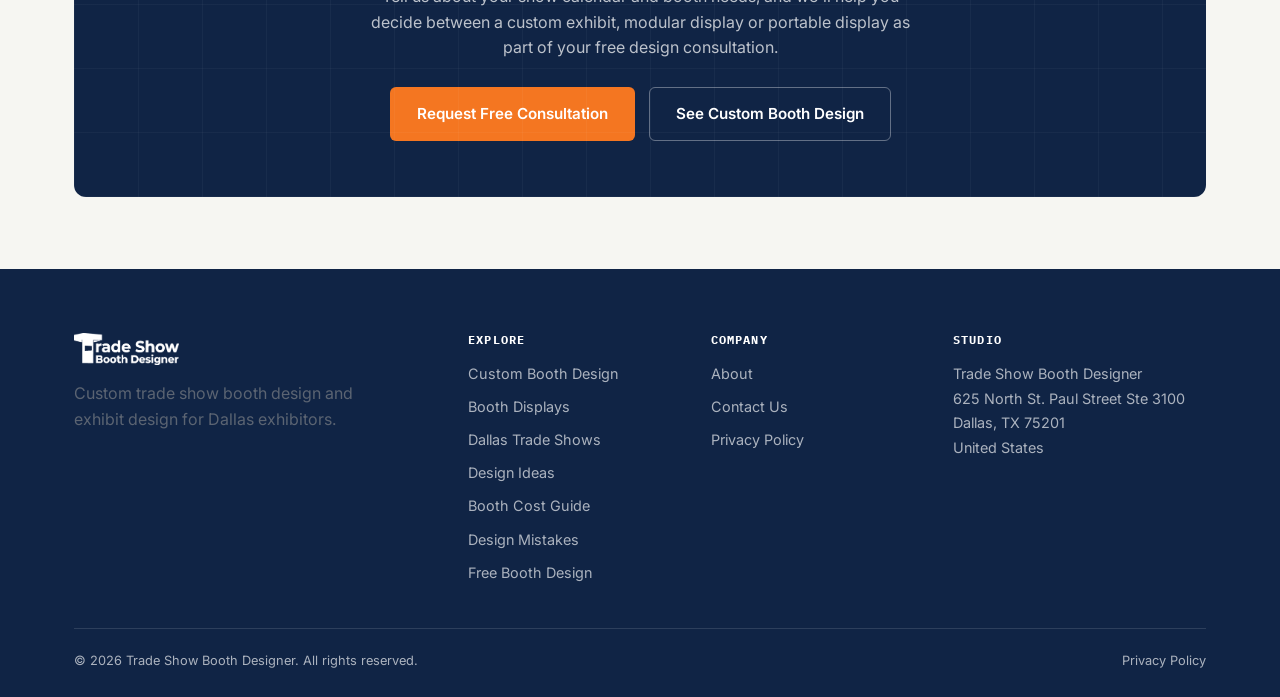
<file: trade-show-booth-displays.html>
<!DOCTYPE html>
<html lang="en">
<head>
<!-- Microsoft Clarity -->
<script type="text/javascript">
    (function(c,l,a,r,i,t,y){
        c[a]=c[a]||function(){(c[a].q=c[a].q||[]).push(arguments)};
        t=l.createElement(r);t.async=1;t.src="https://www.clarity.ms/tag/"+i;
        y=l.getElementsByTagName(r)[0];y.parentNode.insertBefore(t,y);
    })(window, document, "clarity", "script", "y7i87oae4i");
</script>
<meta charset="UTF-8">
<meta name="viewport" content="width=device-width, initial-scale=1.0">

<!-- Google tag (gtag.js) -->
<script async src="https://www.googletagmanager.com/gtag/js?id=G-KVHQL084YX"></script>
<script>
  window.dataLayer = window.dataLayer || [];
  function gtag(){dataLayer.push(arguments);}
  gtag('js', new Date());
  gtag('config', 'G-KVHQL084YX');
</script>
<title>Custom Trade Show Booth Displays | Trade Show Booth Designer</title>
<meta name="description" content="Custom trade show booth displays explained: the difference between custom exhibits, modular displays and portable displays, and how to choose the right one.">
<link rel="canonical" href="https://tradeshowboothdesigner.com/trade-show-booth-displays.html">

<meta property="og:type" content="website">
<meta property="og:site_name" content="Trade Show Booth Designer">
<meta property="og:title" content="Custom Trade Show Booth Displays | Trade Show Booth Designer">
<meta property="og:description" content="The difference between custom exhibits, modular displays and portable displays, and how to choose the right one for your shows.">
<meta property="og:url" content="https://tradeshowboothdesigner.com/trade-show-booth-displays.html">
<meta property="og:image" content="https://tradeshowboothdesigner.com/assets/images/logo-transparent.png">
<meta name="twitter:card" content="summary_large_image">

<link rel="icon" href="assets/images/favicon.ico" sizes="any">
<link rel="icon" type="image/png" sizes="32x32" href="assets/images/favicon-32.png">
<link rel="icon" type="image/png" sizes="192x192" href="assets/images/favicon-192.png">
<link rel="apple-touch-icon" href="assets/images/apple-touch-icon.png">

<link rel="preconnect" href="https://fonts.googleapis.com">
<link rel="preconnect" href="https://fonts.gstatic.com" crossorigin>
<link href="https://fonts.googleapis.com/css2?family=Space+Grotesk:wght@500;600;700&family=Inter:wght@400;500;600;700&family=IBM+Plex+Mono:wght@400;500&display=swap" rel="stylesheet">

<link rel="stylesheet" href="assets/css/style.css">

<script type="application/ld+json">
{
  "@context": "https://schema.org",
  "@type": "Service",
  "serviceType": "Trade Show Booth Displays",
  "provider": {
    "@type": "ProfessionalService",
    "name": "Trade Show Booth Designer",
    "address": {
      "@type": "PostalAddress",
      "streetAddress": "625 North St. Paul Street Ste 3100",
      "addressLocality": "Dallas",
      "addressRegion": "TX",
      "postalCode": "75201",
      "addressCountry": "US"
    }
  },
  "areaServed": {"@type":"City","name":"Dallas"},
  "url": "https://tradeshowboothdesigner.com/trade-show-booth-displays.html"
}
</script>
<script type="application/ld+json">
{
  "@context": "https://schema.org",
  "@type": "BreadcrumbList",
  "itemListElement": [
    {"@type":"ListItem","position":1,"name":"Home","item":"https://tradeshowboothdesigner.com/"},
    {"@type":"ListItem","position":2,"name":"Trade Show Booth Displays","item":"https://tradeshowboothdesigner.com/trade-show-booth-displays.html"}
  ]
}
</script>
<script type="application/ld+json">
{"@context":"https://schema.org","@type":"FAQPage","mainEntity":[
{"@type":"Question","name":"Which display type is cheapest?","acceptedAnswer":{"@type":"Answer","text":"Portable displays generally cost the least upfront and are the fastest to set up, making them a common starting point for exhibitors attending frequent, smaller shows."}},
{"@type":"Question","name":"Can a modular display look custom?","acceptedAnswer":{"@type":"Answer","text":"Yes — a well-designed modular system can look fully custom on the show floor while still reconfiguring into different booth sizes across shows."}},
{"@type":"Question","name":"When does a custom exhibit make sense over a rental?","acceptedAnswer":{"@type":"Answer","text":"A custom exhibit tends to make sense for a single flagship show where you want a signature presence, or once you're exhibiting frequently enough that owning becomes more cost-effective than repeated rentals."}}
]}
</script>

<style>
  .compare-table{width:100%; border-collapse:collapse; margin-top:8px;}
  .compare-table th, .compare-table td{
    text-align:left; padding:16px 18px; border-bottom:1px solid var(--line); font-size:.92rem; vertical-align:top;
  }
  .compare-table thead th{
    font-family:var(--font-mono); font-size:.7rem; letter-spacing:.08em; text-transform:uppercase;
    color:var(--muted); border-bottom:2px solid var(--line-strong); background:var(--panel);
  }
  .compare-table tbody th{
    font-family:var(--font-display); font-weight:600; color:var(--navy); white-space:nowrap;
  }
  .compare-wrap{overflow-x:auto; border:1px solid var(--line); border-radius:var(--radius);}
  .compare-table thead th:first-child, .compare-table tbody th{padding-left:20px;}
</style>
</head>
<body>
<a class="skip-link" href="#main">Skip to content</a>

<!-- ===================== HEADER ===================== -->
<header class="site-header">
  <div class="container nav-wrap">
    <a href="index.html" class="brand" aria-label="Trade Show Booth Designer — home">
      <img src="assets/images/logo-transparent.png" alt="Trade Show Booth Designer logo" width="140" height="auto" style="height:38px;width:auto;">
    </a>

    <nav class="nav-links" id="navLinks" aria-label="Primary">
      <a href="custom-trade-show-booth-design.html">Custom Booth Design</a>
      <a href="trade-show-booth-displays.html" aria-current="page" style="color:var(--orange-dark);">Booth Displays</a>
      <a href="trade-show-booth-design-dallas.html">Dallas</a>
      <a href="trade-show-booth-design-ideas.html">Design Ideas</a>
      <a href="about.html">About</a>
      <a href="contactus.html">Contact</a>
      <div class="nav-cta-mobile">
        <a href="free-trade-show-booth-design.html" class="btn btn-primary btn-block">Request Free Consultation</a>
      </div>
    </nav>

    <div class="nav-cta">
      <a href="free-trade-show-booth-design.html" class="btn btn-primary">Request Free Consultation</a>
    </div>

    <button class="nav-toggle" id="navToggle" aria-label="Toggle menu" aria-expanded="false" aria-controls="navLinks">
      <span></span>
    </button>
  </div>
</header>

<main id="main">

  <!-- ===================== PAGE HEADER ===================== -->
  <section class="hero" style="padding:64px 0 56px;">
    <div class="container">
      <p class="eyebrow">Custom Trade Show Booth Displays</p>
      <h1 style="max-width:22ch;">Custom trade show booth displays: exhibit, modular, or portable?</h1>
      <p class="lead" style="max-width:64ch;">Custom trade show booth displays cover a few very different approaches — each suited to a different exhibiting pattern. Getting this choice right matters as much as the design itself.</p>
      <div class="hero-ctas" style="margin-top:26px;">
        <a href="free-trade-show-booth-design.html" class="btn btn-primary">Request Free Consultation</a>
        <a href="contactus.html" class="btn btn-outline">Ask Which Fits Your Show</a>
      </div>
    </div>
  </section>

  <!-- ===================== DESIGN VS DISPLAY ===================== -->
  <section class="section" style="padding-top:0;">
    <div class="container">
      <div class="about-grid reveal">
        <div>
          <p class="eyebrow">Two different things</p>
          <h2>Booth design and booth display aren't the same decision.</h2>
          <p><strong>Booth design</strong> is the planning work — layout, visitor flow, branding and messaging, covered on our <a href="custom-trade-show-booth-design.html" style="color:var(--navy);font-weight:600;text-decoration:underline;">custom booth design page</a>. <strong>Booth display</strong> is the physical structure that design gets built into.</p>
          <p>Design decisions usually come first. Once you know what the space needs to do, it's much easier to tell whether a fully custom exhibit, a modular system, or a portable display is the right structure to build it on.</p>
<p>If you are exhibiting in North Texas, see our <a href="trade-show-booth-design-dallas.html">trade show booth design services in Dallas</a> for local planning considerations.</p>
        </div>
        <div>
          <div class="fact-list" style="grid-template-columns:1fr;">
            <div class="fact-item">
              <span class="fact-num">CUSTOM EXHIBIT</span>
              <p>A structure designed and built specifically for your brand and space — the most flexible, least reusable option.</p>
            </div>
            <div class="fact-item">
              <span class="fact-num">MODULAR DISPLAY</span>
              <p>A system of reusable components that can be reconfigured into different booth sizes across multiple shows.</p>
            </div>
            <div class="fact-item">
              <span class="fact-num">PORTABLE DISPLAY</span>
              <p>Lightweight, fast to set up and easy to ship — built for frequency and simplicity over full customization.</p>
            </div>
          </div>
        </div>
      </div>
    </div>
  </section>

  <!-- ===================== COMPARISON TABLE ===================== -->
  <section class="section section-alt">
    <div class="container">
      <div class="section-head reveal">
        <p class="eyebrow">Comparing your options</p>
        <h2>How the three display types actually differ.</h2>
      </div>

      <div class="compare-wrap reveal">
        <table class="compare-table">
          <thead>
            <tr>
              <th scope="col">&nbsp;</th>
              <th scope="col">Custom Exhibit</th>
              <th scope="col">Modular Display</th>
              <th scope="col">Portable Display</th>
            </tr>
          </thead>
          <tbody>
            <tr>
              <th scope="row">Best for</th>
              <td>A signature booth built specifically around one brand</td>
              <td>Exhibitors attending several shows a year in different footprints</td>
              <td>Frequent, smaller shows or fast turnaround</td>
            </tr>
            <tr>
              <th scope="row">Customization</th>
              <td>Fully custom, built to spec</td>
              <td>Reconfigurable within a component system</td>
              <td>Limited — mostly graphics</td>
            </tr>
            <tr>
              <th scope="row">Reusability</th>
              <td>Lower — usually built for a specific space</td>
              <td>High — components reconfigure across booth sizes</td>
              <td>High — designed to be set up repeatedly</td>
            </tr>
            <tr>
              <th scope="row">Setup &amp; logistics</th>
              <td>More involved, typically professionally installed</td>
              <td>Moderate — trained staff can often assist</td>
              <td>Simple — usually one or two people</td>
            </tr>
            <tr>
              <th scope="row">Typical footprint</th>
              <td>20×20 and larger</td>
              <td>10×20 to 20×30</td>
              <td>10×10 to 10×20</td>
            </tr>
          </tbody>
        </table>
      </div>
    </div>
  </section>

  <!-- ===================== WHICH ONE FITS ===================== -->
  <section class="section">
    <div class="container">
      <div class="section-head reveal">
        <p class="eyebrow">Making the call</p>
        <h2>A few questions worth answering first.</h2>
      </div>
      <div class="pain-grid reveal">
        <div class="pain-card">
          <span class="pain-num">01</span>
          <h3>How many shows per year?</h3>
          <p>A single flagship show can justify a fully custom exhibit. A busy show calendar usually favors a modular or portable system that travels well and resets quickly.</p>
        </div>
        <div class="pain-card">
          <span class="pain-num">02</span>
          <h3>Does your footprint change?</h3>
          <p>If you exhibit in different booth sizes across shows, a modular system built to reconfigure will hold up better than a fixed custom structure.</p>
        </div>
        <div class="pain-card">
          <span class="pain-num">03</span>
          <h3>Who's setting it up?</h3>
          <p>Professional install crews open up more complex, custom builds. If your own team is handling setup, portable or modular options are usually more realistic.</p>
        </div>
      </div>
    </div>
  </section>

  <!-- ===================== FAQ ===================== -->
  <section class="section">
    <div class="container" style="max-width:840px;">
      <div class="section-head reveal">
        <p class="eyebrow">Common questions</p>
        <h2>Booth displays, answered simply.</h2>
      </div>
      <div class="reveal">
        <div class="faq-item">
          <button class="faq-q" aria-expanded="false">Which display type is cheapest?<span class="plus">+</span></button>
          <div class="faq-a"><p>Portable displays generally cost the least upfront and are the fastest to set up, making them a common starting point for exhibitors attending frequent, smaller shows. See a fuller breakdown on our <a href="trade-show-booth-cost.html" style="text-decoration:underline;">booth cost guide</a>.</p></div>
        </div>
        <div class="faq-item">
          <button class="faq-q" aria-expanded="false">Can a modular display look custom?<span class="plus">+</span></button>
          <div class="faq-a"><p>Yes — a well-designed modular system can look fully custom on the show floor while still reconfiguring into different booth sizes across shows.</p></div>
        </div>
        <div class="faq-item">
          <button class="faq-q" aria-expanded="false">When does a custom exhibit make sense over a rental?<span class="plus">+</span></button>
          <div class="faq-a"><p>A custom exhibit tends to make sense for a single flagship show where you want a signature presence, or once you're exhibiting frequently enough that owning becomes more cost-effective than repeated rentals.</p></div>
        </div>
      </div>
    </div>
  </section>

  <!-- ===================== CTA BAND ===================== -->
  <section class="section section-alt">
    <div class="container">
      <div class="promo-band reveal">
        <div class="promo-grid" style="grid-template-columns:1fr; text-align:center;">
          <div>
            <p class="eyebrow" style="color:#F47621; justify-content:center;">Not Sure Which Fits?</p>
            <h2 style="max-width:none;">We'll help you figure out the right display approach.</h2>
            <p style="max-width:56ch; margin:0 auto;">Tell us about your show calendar and booth needs, and we'll help you decide between a custom exhibit, modular display or portable display as part of your free design consultation.</p>
            <div style="margin-top:26px; display:flex; gap:14px; justify-content:center; flex-wrap:wrap;">
              <a href="free-trade-show-booth-design.html" class="btn btn-primary">Request Free Consultation</a>
              <a href="custom-trade-show-booth-design.html" class="btn btn-outline" style="border-color:rgba(255,255,255,.35); color:#fff;">See Custom Booth Design</a>
            </div>
          </div>
        </div>
      </div>
    </div>
  </section>

</main>

<!-- ===================== FOOTER ===================== -->
<footer class="site-footer">
  <div class="container">
    <div class="footer-grid">
      <div>
        <div class="footer-brand">
          <img src="assets/images/logo-white.png" alt="Trade Show Booth Designer" style="height:32px;width:auto;">
        </div>
        <p style="max-width:32ch;">Custom trade show booth design and exhibit design for Dallas exhibitors.</p>
      </div>

      <div>
        <h4>Explore</h4>
        <div class="footer-links">
          <a href="custom-trade-show-booth-design.html">Custom Booth Design</a>
          <a href="trade-show-booth-displays.html">Booth Displays</a>
          <a href="trade-show-booth-design-dallas.html">Dallas Trade Shows</a>
          <a href="trade-show-booth-design-ideas.html">Design Ideas</a>
          <a href="trade-show-booth-cost.html">Booth Cost Guide</a>
          <a href="trade-show-booth-design-mistakes.html">Design Mistakes</a>
          <a href="free-trade-show-booth-design.html">Free Booth Design</a>
        </div>
      </div>

      <div>
        <h4>Company</h4>
        <div class="footer-links">
          <a href="about.html">About</a>
          <a href="contactus.html">Contact Us</a>
          <a href="privacy-policy.html">Privacy Policy</a>
        </div>
      </div>

      <div>
        <h4>Studio</h4>
        <address class="footer-address">
          Trade Show Booth Designer<br>
          625 North St. Paul Street Ste 3100<br>
          Dallas, TX 75201<br>
          United States
        </address>
      </div>
    </div>

    <div class="footer-bottom">
      <span>&copy; <span id="year"></span> Trade Show Booth Designer. All rights reserved.</span>
      <span><a href="privacy-policy.html">Privacy Policy</a></span>
    </div>
  </div>
</footer>

<script src="assets/js/main.js"></script>
</body>
</html>
</file>
<file: assets/css/style.css>
/* ===========================================================
   Trade Show Booth Designer — Core Stylesheet
   Design tokens
   =========================================================== */
:root{
  --navy:        #102445;
  --navy-2:      #16305e;
  --navy-soft:   #2b3f63;
  --orange:      #F47621;
  --orange-dark: #d9611a;
  --paper:       #ffffff;
  --panel:       #f6f6f2;
  --panel-2:     #eeece4;
  --ink:         #1b2431;
  --muted:       #5b6472;
  --line:        #e3e2da;
  --line-strong: #cfceC5;

  --font-display: 'Space Grotesk', 'Arial Narrow', sans-serif;
  --font-body: 'Inter', -apple-system, BlinkMacSystemFont, 'Segoe UI', sans-serif;
  --font-mono: 'IBM Plex Mono', 'Courier New', monospace;

  --container: 1180px;
  --radius: 6px;
}

*{box-sizing:border-box;}
html{scroll-behavior:smooth;}
@media (prefers-reduced-motion: reduce){
  html{scroll-behavior:auto;}
  *,*::before,*::after{animation-duration:.001ms !important;animation-iteration-count:1 !important;transition-duration:.001ms !important;scroll-behavior:auto !important;}
}

body{
  margin:0;
  font-family:var(--font-body);
  color:var(--ink);
  background:var(--paper);
  line-height:1.6;
  -webkit-font-smoothing:antialiased;
}

img{max-width:100%;display:block;}
a{color:inherit;text-decoration:none;}
ul{margin:0;padding:0;list-style:none;}
button{font-family:inherit;}

.container{
  width:100%;
  max-width:var(--container);
  margin:0 auto;
  padding:0 24px;
}

h1,h2,h3,h4{
  font-family:var(--font-display);
  color:var(--navy);
  line-height:1.15;
  margin:0 0 .5em;
  letter-spacing:-0.01em;
}
h1{font-size:clamp(2.2rem,4.6vw,3.6rem); font-weight:700;}
h2{font-size:clamp(1.7rem,3vw,2.4rem); font-weight:700;}
h3{font-size:1.25rem; font-weight:600;}
p{margin:0 0 1em; color:var(--muted);}
p:last-child{margin-bottom:0;}

.lead{font-size:1.15rem; color:var(--navy-soft);}

/* Eyebrow / blueprint-style label */
.eyebrow{
  display:inline-flex;
  align-items:center;
  gap:8px;
  font-family:var(--font-mono);
  font-size:.72rem;
  letter-spacing:.14em;
  text-transform:uppercase;
  color:var(--orange-dark);
  margin-bottom:14px;
}
.eyebrow::before{
  content:"";
  width:22px;
  height:1px;
  background:var(--orange);
  display:inline-block;
}

/* ===== Buttons ===== */
.btn{
  display:inline-flex;
  align-items:center;
  justify-content:center;
  gap:8px;
  font-family:var(--font-body);
  font-weight:600;
  font-size:.95rem;
  padding:14px 26px;
  border-radius:var(--radius);
  border:1px solid transparent;
  cursor:pointer;
  transition:transform .15s ease, background .2s ease, color .2s ease, border-color .2s ease;
  white-space:nowrap;
}
.btn:active{transform:translateY(1px);}
.btn-primary{
  background:var(--orange);
  color:#fff;
}
.btn-primary:hover{background:var(--orange-dark); color:#fff;}
.btn-outline{
  background:transparent;
  border-color:rgba(255,255,255,.35);
  color:var(--navy);
  border-color:var(--line-strong);
}
.btn-outline:hover{border-color:var(--navy); background:var(--navy); color:#fff;}
.btn-ghost{
  background:transparent;
  color:var(--navy);
  padding:10px 4px;
  border-bottom:1px solid var(--navy);
  border-radius:0;
}
.btn-ghost:hover{color:var(--orange-dark); border-color:var(--orange-dark);}
.btn-block{width:100%;}

/* ===== Header ===== */
.site-header{
  position:sticky;
  top:0;
  z-index:1000;
  background:rgba(255,255,255,.92);
  backdrop-filter:saturate(180%) blur(10px);
  border-bottom:1px solid var(--line);
}
.nav-wrap{
  display:flex;
  align-items:center;
  justify-content:space-between;
  padding:14px 0;
}
.brand{display:flex; align-items:center; gap:10px;}
.brand img{height:38px; width:auto;}
.brand-text{font-family:var(--font-display); font-weight:700; font-size:1.02rem; color:var(--navy); line-height:1.1;}
.brand-text span{display:block; font-family:var(--font-mono); font-weight:400; font-size:.62rem; letter-spacing:.12em; color:var(--muted); text-transform:uppercase; margin-top:2px;}

.nav-links{
  display:flex;
  align-items:center;
  gap:28px;
}
.nav-links a{
  font-size:.92rem;
  font-weight:500;
  color:var(--navy-soft);
  position:relative;
  padding:6px 0;
}
.nav-links a:hover{color:var(--orange-dark);}
.nav-cta{display:flex; align-items:center; gap:14px;}
.nav-cta-mobile{display:none;}

.nav-toggle{
  display:none;
  background:none;
  border:1px solid var(--line-strong);
  border-radius:5px;
  width:42px;
  height:38px;
  align-items:center;
  justify-content:center;
  cursor:pointer;
}
.nav-toggle span, .nav-toggle span::before, .nav-toggle span::after{
  content:"";
  display:block;
  width:18px;
  height:2px;
  background:var(--navy);
  position:relative;
  transition:.2s;
}
.nav-toggle span::before{position:absolute; top:-6px;}
.nav-toggle span::after{position:absolute; top:6px;}

@media (max-width: 991px){
  .nav-links{
    position:fixed;
    inset:64px 0 0 0;
    background:#fff;
    flex-direction:column;
    align-items:flex-start;
    padding:28px 24px;
    gap:20px;
    transform:translateY(-8px);
    opacity:0;
    pointer-events:none;
    transition:.2s ease;
    overflow-y:auto;
  }
  .nav-links.open{opacity:1; transform:translateY(0); pointer-events:auto;}
  .nav-links a{font-size:1.05rem;}
  .nav-cta{display:none;}
  .nav-links .nav-cta-mobile{display:flex; margin-top:10px;}
  .nav-toggle{display:flex;}
}

/* ===== Hero ===== */
.hero{
  position:relative;
  padding:72px 0 48px;
  overflow:hidden;
  background:
    linear-gradient(180deg, var(--panel) 0%, #ffffff 100%);
}
.hero-grid{
  display:grid;
  grid-template-columns:1.05fr .95fr;
  gap:56px;
  align-items:center;
}
@media (max-width: 991px){
  .hero-grid{grid-template-columns:1fr; gap:40px;}
}
.hero h1{margin-bottom:20px;}
.hero .lead{max-width:52ch; margin-bottom:30px;}
.hero-ctas{display:flex; flex-wrap:wrap; gap:14px; margin-bottom:34px;}
.hero-meta{
  display:flex;
  flex-wrap:wrap;
  gap:26px;
  font-family:var(--font-mono);
  font-size:.75rem;
  color:var(--muted);
  letter-spacing:.03em;
  border-top:1px solid var(--line);
  padding-top:18px;
}
.hero-meta strong{color:var(--navy); font-weight:600;}

.blueprint-wrap{
  position:relative;
}
.blueprint-frame{
  position:relative;
  background:var(--navy);
  border-radius:10px;
  padding:26px;
  box-shadow: 0 30px 60px -20px rgba(16,36,69,.45);
}
.blueprint-frame::before{
  content:"";
  position:absolute; inset:10px;
  border:1px dashed rgba(255,255,255,.18);
  border-radius:6px;
  pointer-events:none;
}
.blueprint-tag{
  position:absolute;
  top:-14px; left:26px;
  background:var(--orange);
  color:#fff;
  font-family:var(--font-mono);
  font-size:.68rem;
  letter-spacing:.1em;
  text-transform:uppercase;
  padding:6px 12px;
  border-radius:4px;
}
.blueprint-caption{
  display:flex;
  justify-content:space-between;
  font-family:var(--font-mono);
  font-size:.68rem;
  color:rgba(255,255,255,.55);
  letter-spacing:.06em;
  margin-top:14px;
  text-transform:uppercase;
}

/* ===== Sections ===== */
.section{padding:72px 0;}
.section-alt{background:var(--panel);}
.section-head{max-width:680px; margin-bottom:48px;}
.section-head.center{margin-left:auto; margin-right:auto; text-align:center;}

/* ===== Pain point cards ===== */
.pain-grid{
  display:grid;
  grid-template-columns:repeat(3,1fr);
  gap:1px;
  background:var(--line);
  border:1px solid var(--line);
  border-radius:var(--radius);
  overflow:hidden;
}
@media (max-width: 860px){.pain-grid{grid-template-columns:1fr;}}
.pain-card{
  background:#fff;
  padding:34px 30px;
}
.pain-num{
  font-family:var(--font-mono);
  color:var(--orange);
  font-size:.78rem;
  letter-spacing:.1em;
  margin-bottom:14px;
  display:block;
}
.pain-card h3{margin-bottom:10px;}
.pain-card p{font-size:.95rem;}

/* ===== Service cards (money page links) ===== */
.service-grid{
  display:grid;
  grid-template-columns:repeat(2,1fr);
  gap:22px;
}
@media (max-width: 860px){.service-grid{grid-template-columns:1fr;}}
.service-card{
  border:1px solid var(--line);
  border-radius:var(--radius);
  padding:34px;
  background:#fff;
  transition:border-color .2s ease, transform .2s ease, box-shadow .2s ease;
  display:flex;
  flex-direction:column;
  gap:14px;
}
.service-card:hover{
  border-color:var(--orange);
  transform:translateY(-3px);
  box-shadow:0 20px 40px -24px rgba(16,36,69,.28);
}
.service-card .tag{
  font-family:var(--font-mono);
  font-size:.68rem;
  letter-spacing:.1em;
  text-transform:uppercase;
  color:var(--muted);
}
.service-card h3{margin-bottom:0;}
.service-card p{font-size:.95rem; flex-grow:1;}
.service-card .card-link{
  font-weight:600;
  font-size:.9rem;
  color:var(--navy);
  display:inline-flex;
  align-items:center;
  gap:6px;
}
.service-card:hover .card-link{color:var(--orange-dark);}

/* ===== Portfolio / selected work gallery ===== */
.gallery-grid{
  display:grid;
  grid-template-columns:repeat(4,1fr);
  gap:22px;
}
@media (max-width: 980px){.gallery-grid{grid-template-columns:1fr 1fr;}}
@media (max-width: 560px){.gallery-grid{grid-template-columns:1fr;}}
.gallery-card{
  border:1px solid var(--line);
  border-radius:var(--radius);
  overflow:hidden;
  background:#fff;
  transition:border-color .2s ease, transform .2s ease, box-shadow .2s ease;
}
.gallery-card:hover{
  border-color:var(--orange);
  transform:translateY(-3px);
  box-shadow:0 20px 40px -24px rgba(16,36,69,.28);
}
.gallery-card .gallery-img-wrap{
  aspect-ratio:4/3;
  overflow:hidden;
  background:var(--panel-2);
}
.gallery-card img{
  width:100%;
  height:100%;
  object-fit:cover;
  display:block;
}
.gallery-caption{
  padding:14px 16px 16px;
}
.gallery-caption .gallery-tag{
  font-family:var(--font-mono);
  font-size:.66rem;
  letter-spacing:.08em;
  text-transform:uppercase;
  color:var(--orange);
  display:block;
  margin-bottom:4px;
}
.gallery-caption p{
  font-size:.85rem;
  color:var(--muted);
  margin:0;
}
.gallery-note{
  margin-top:22px;
  font-size:.88rem;
  color:var(--muted);
}

/* ===== Process ===== */
.process-list{
  display:grid;
  grid-template-columns:repeat(4,1fr);
  gap:28px;
}
@media (max-width: 860px){.process-list{grid-template-columns:1fr 1fr;}}
@media (max-width: 560px){.process-list{grid-template-columns:1fr;}}
.process-item{position:relative; padding-top:8px;}
.process-item .num{
  font-family:var(--font-display);
  font-size:2rem;
  font-weight:700;
  color:var(--panel-2);
  -webkit-text-stroke:1px var(--line-strong);
  display:block;
  margin-bottom:10px;
}
.process-item h3{font-size:1.05rem; margin-bottom:8px;}
.process-item p{font-size:.92rem;}

/* ===== Free design band ===== */
.promo-band{
  background:var(--navy);
  border-radius:12px;
  padding:56px;
  position:relative;
  overflow:hidden;
  color:#fff;
}
.promo-band::after{
  content:"";
  position:absolute; inset:0;
  background:
    repeating-linear-gradient(90deg, rgba(255,255,255,.035) 0 1px, transparent 1px 64px),
    repeating-linear-gradient(0deg, rgba(255,255,255,.035) 0 1px, transparent 1px 64px);
  pointer-events:none;
}
.promo-grid{
  position:relative;
  display:grid;
  grid-template-columns:1.2fr .8fr;
  gap:40px;
  align-items:center;
}
@media (max-width:860px){.promo-grid{grid-template-columns:1fr;}}
.promo-band h2{color:#fff;}
.promo-band p{color:rgba(255,255,255,.72);}
.promo-list{display:flex; flex-direction:column; gap:10px; margin:22px 0 0;}
.promo-list li{
  display:flex; gap:10px; align-items:flex-start;
  font-size:.92rem;
  color:rgba(255,255,255,.85);
}
.promo-list li::before{
  content:"";
  width:6px;height:6px;
  background:var(--orange);
  border-radius:50%;
  margin-top:8px;
  flex-shrink:0;
}
.promo-card{
  background:rgba(255,255,255,.06);
  border:1px solid rgba(255,255,255,.14);
  border-radius:8px;
  padding:28px;
}
.promo-card .eyebrow{color:var(--orange);}
.promo-card h3{color:#fff; font-size:1.15rem;}
.promo-card p{color:rgba(255,255,255,.65); font-size:.9rem;}

/* ===== About strip ===== */
.about-grid{
  display:grid;
  grid-template-columns:1fr 1fr;
  gap:56px;
  align-items:start;
}
@media (max-width: 860px){.about-grid{grid-template-columns:1fr;}}
.fact-list{
  display:grid;
  grid-template-columns:1fr 1fr;
  gap:20px;
  margin-top:8px;
}
.fact-item{border-top:1px solid var(--line); padding-top:14px;}
.fact-item .fact-num{font-family:var(--font-mono); color:var(--orange-dark); font-size:.72rem; letter-spacing:.08em;}
.fact-item p{font-size:.92rem; margin-top:6px;}

/* ===== FAQ ===== */
.faq-item{
  border-bottom:1px solid var(--line);
}
.faq-q{
  width:100%;
  text-align:left;
  background:none;
  border:none;
  padding:20px 0;
  display:flex;
  justify-content:space-between;
  align-items:center;
  gap:20px;
  font-family:var(--font-display);
  font-weight:600;
  font-size:1.02rem;
  color:var(--navy);
  cursor:pointer;
}
.faq-q .plus{
  font-family:var(--font-mono);
  color:var(--orange);
  font-size:1.1rem;
  transition:transform .2s ease;
  flex-shrink:0;
}
.faq-item.open .faq-q .plus{transform:rotate(45deg);}
.faq-a{
  max-height:0;
  overflow:hidden;
  transition:max-height .25s ease;
}
.faq-a p{padding-bottom:20px; font-size:.95rem; max-width:70ch;}
.faq-item.open .faq-a{max-height:400px;}

/* ===== Footer ===== */
.site-footer{
  background:var(--navy);
  color:rgba(255,255,255,.65);
  padding:64px 0 26px;
}
.footer-grid{
  display:grid;
  grid-template-columns:1.4fr .8fr .8fr 1fr;
  gap:40px;
  padding-bottom:44px;
  border-bottom:1px solid rgba(255,255,255,.12);
}
@media (max-width: 860px){.footer-grid{grid-template-columns:1fr 1fr; row-gap:34px;}}
@media (max-width: 560px){.footer-grid{grid-template-columns:1fr;}}
.footer-brand{display:flex; align-items:center; gap:10px; margin-bottom:16px;}
.footer-brand img{height:32px;}
.footer-brand span{font-family:var(--font-display); font-weight:700; color:#fff;}
.site-footer h4{
  font-family:var(--font-mono);
  color:#fff;
  font-size:.72rem;
  letter-spacing:.1em;
  text-transform:uppercase;
  margin-bottom:16px;
}
.footer-links{display:flex; flex-direction:column; gap:10px;}
.footer-links a{font-size:.9rem;}
.footer-links a:hover{color:#fff;}
.footer-address{font-size:.9rem; font-style:normal; line-height:1.7;}
.footer-bottom{
  display:flex;
  justify-content:space-between;
  flex-wrap:wrap;
  gap:12px;
  padding-top:22px;
  font-size:.8rem;
}
.footer-bottom a:hover{color:#fff;}

/* ===== Utility ===== */
.reveal{opacity:0; transform:translateY(18px); transition:opacity .6s ease, transform .6s ease;}
.reveal.in{opacity:1; transform:none;}

.skip-link{
  position:absolute; left:-999px; top:0;
  background:var(--navy); color:#fff; padding:10px 16px; z-index:2000;
}
.skip-link:focus{left:12px; top:12px;}

:focus-visible{outline:2px solid var(--orange); outline-offset:2px;}

.visually-hidden{
  position:absolute !important;
  width:1px; height:1px;
  padding:0; margin:-1px;
  overflow:hidden;
  clip:rect(0,0,0,0);
  white-space:nowrap;
  border:0;
}
</file>
